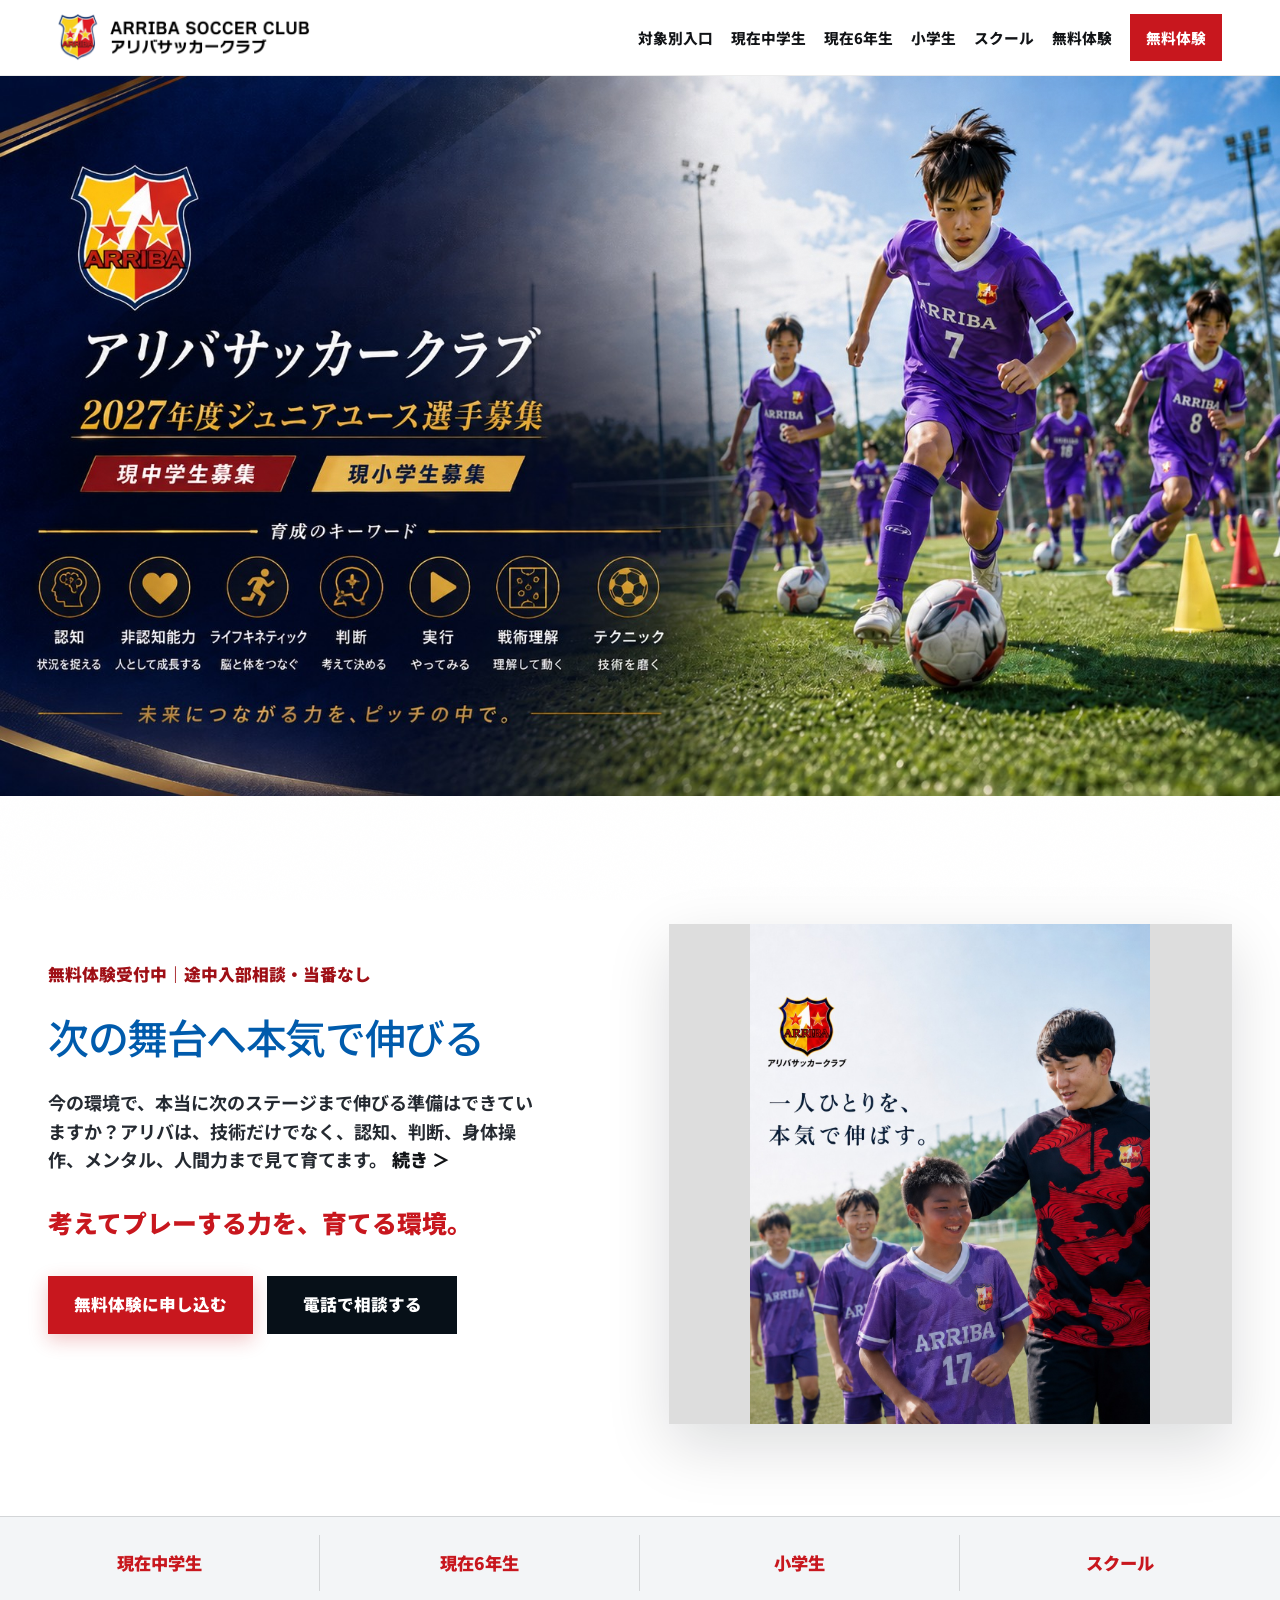
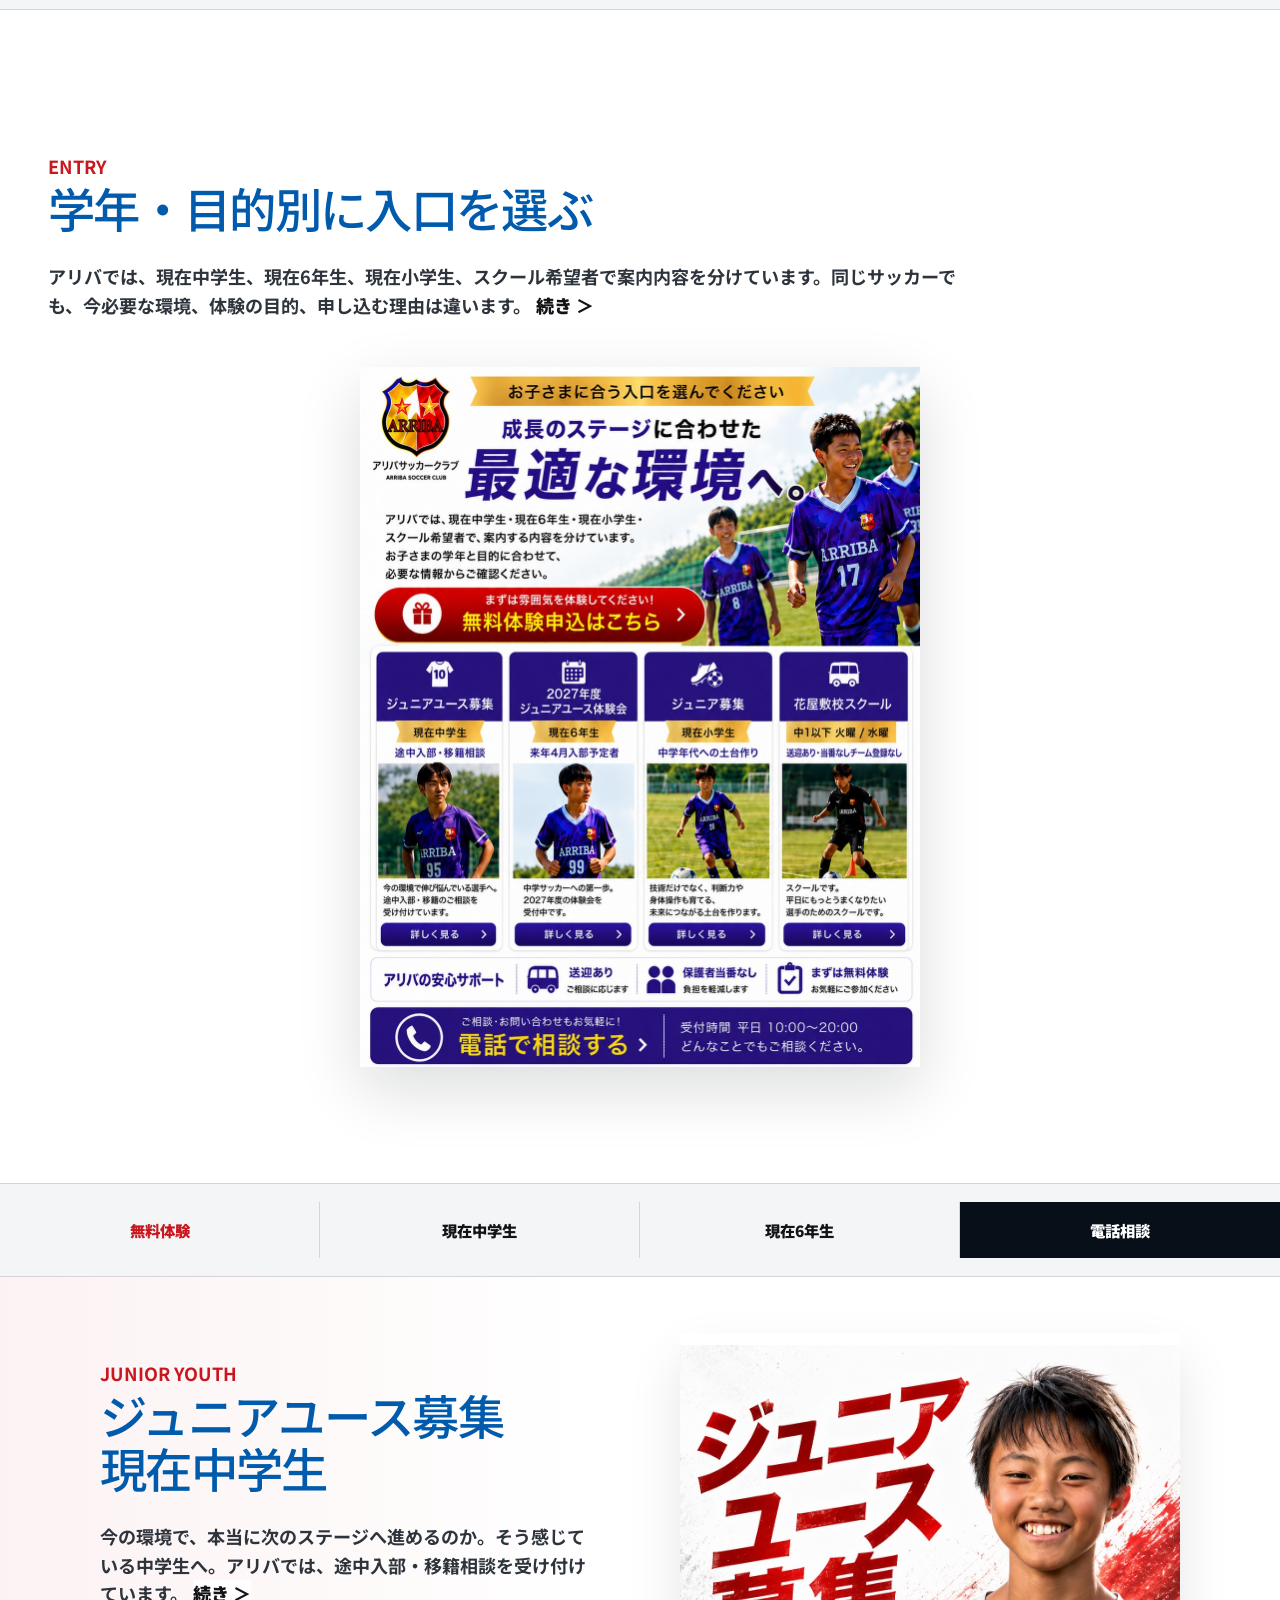
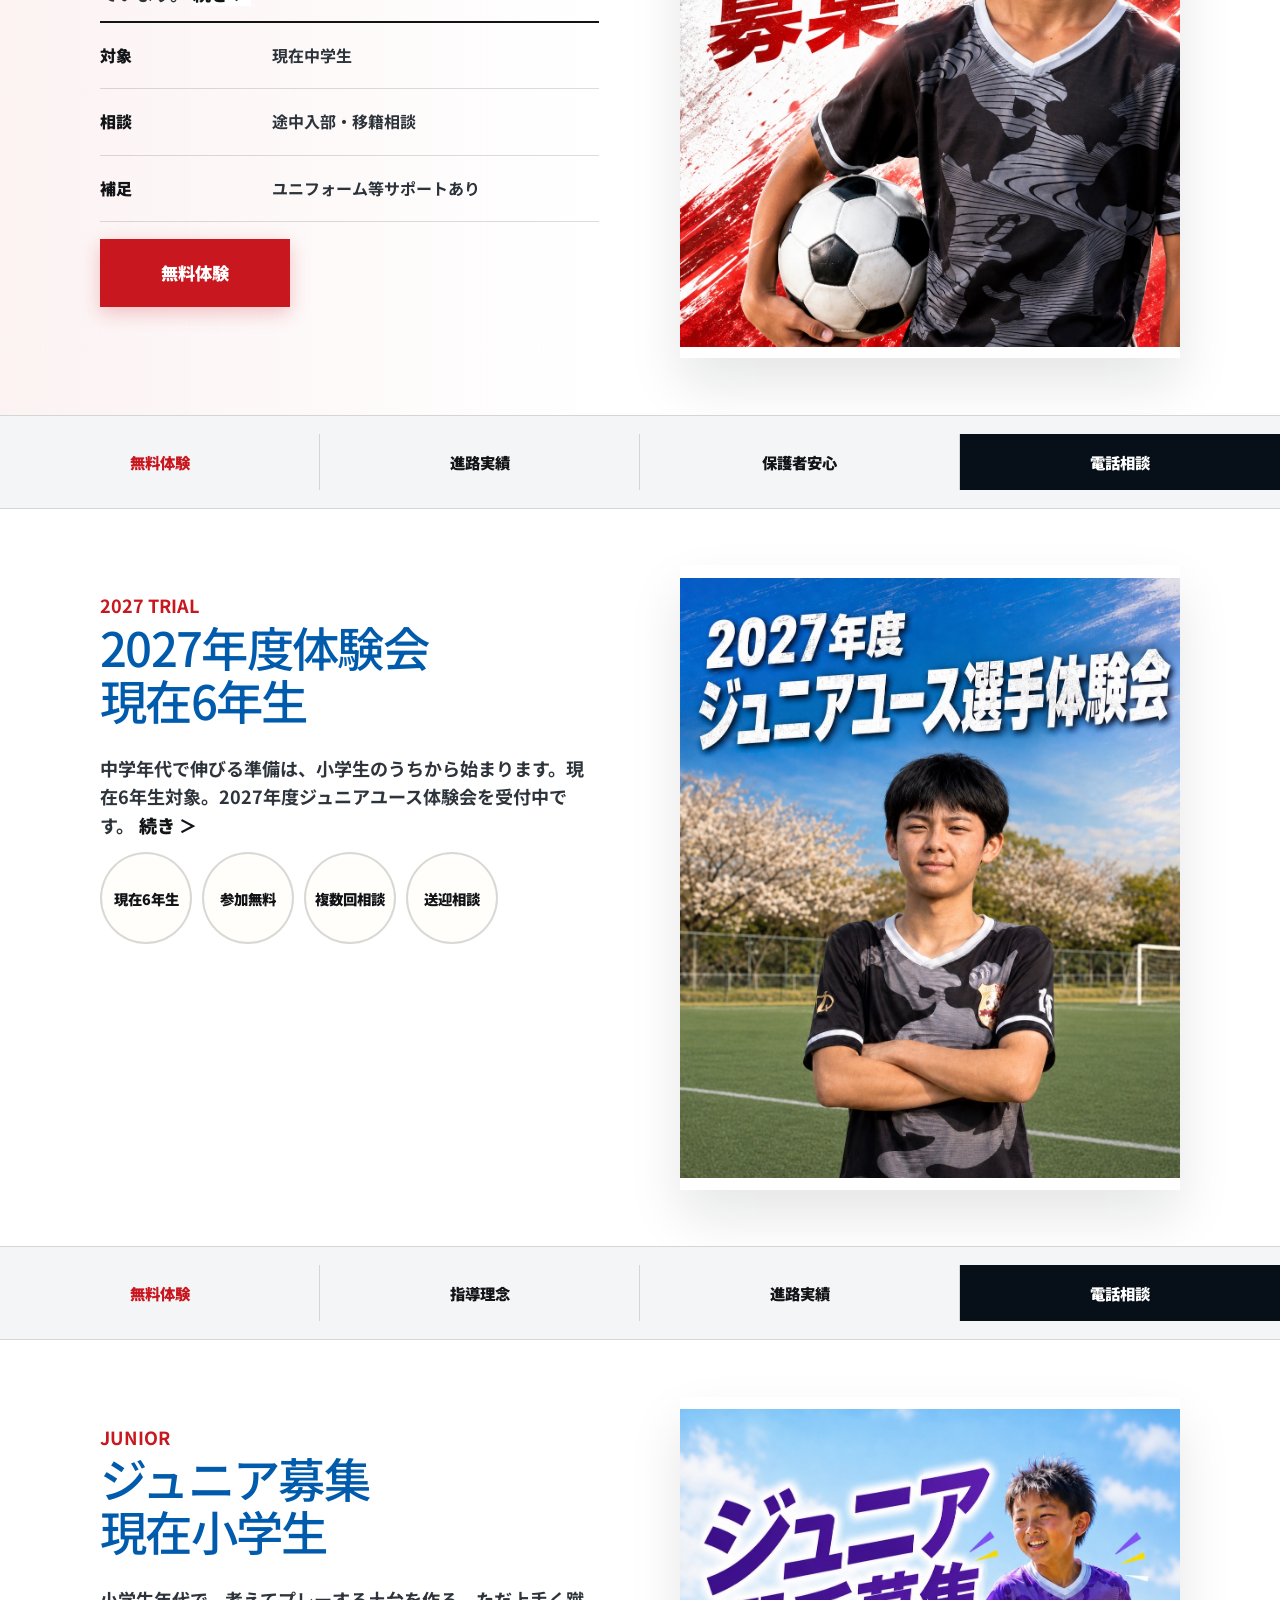
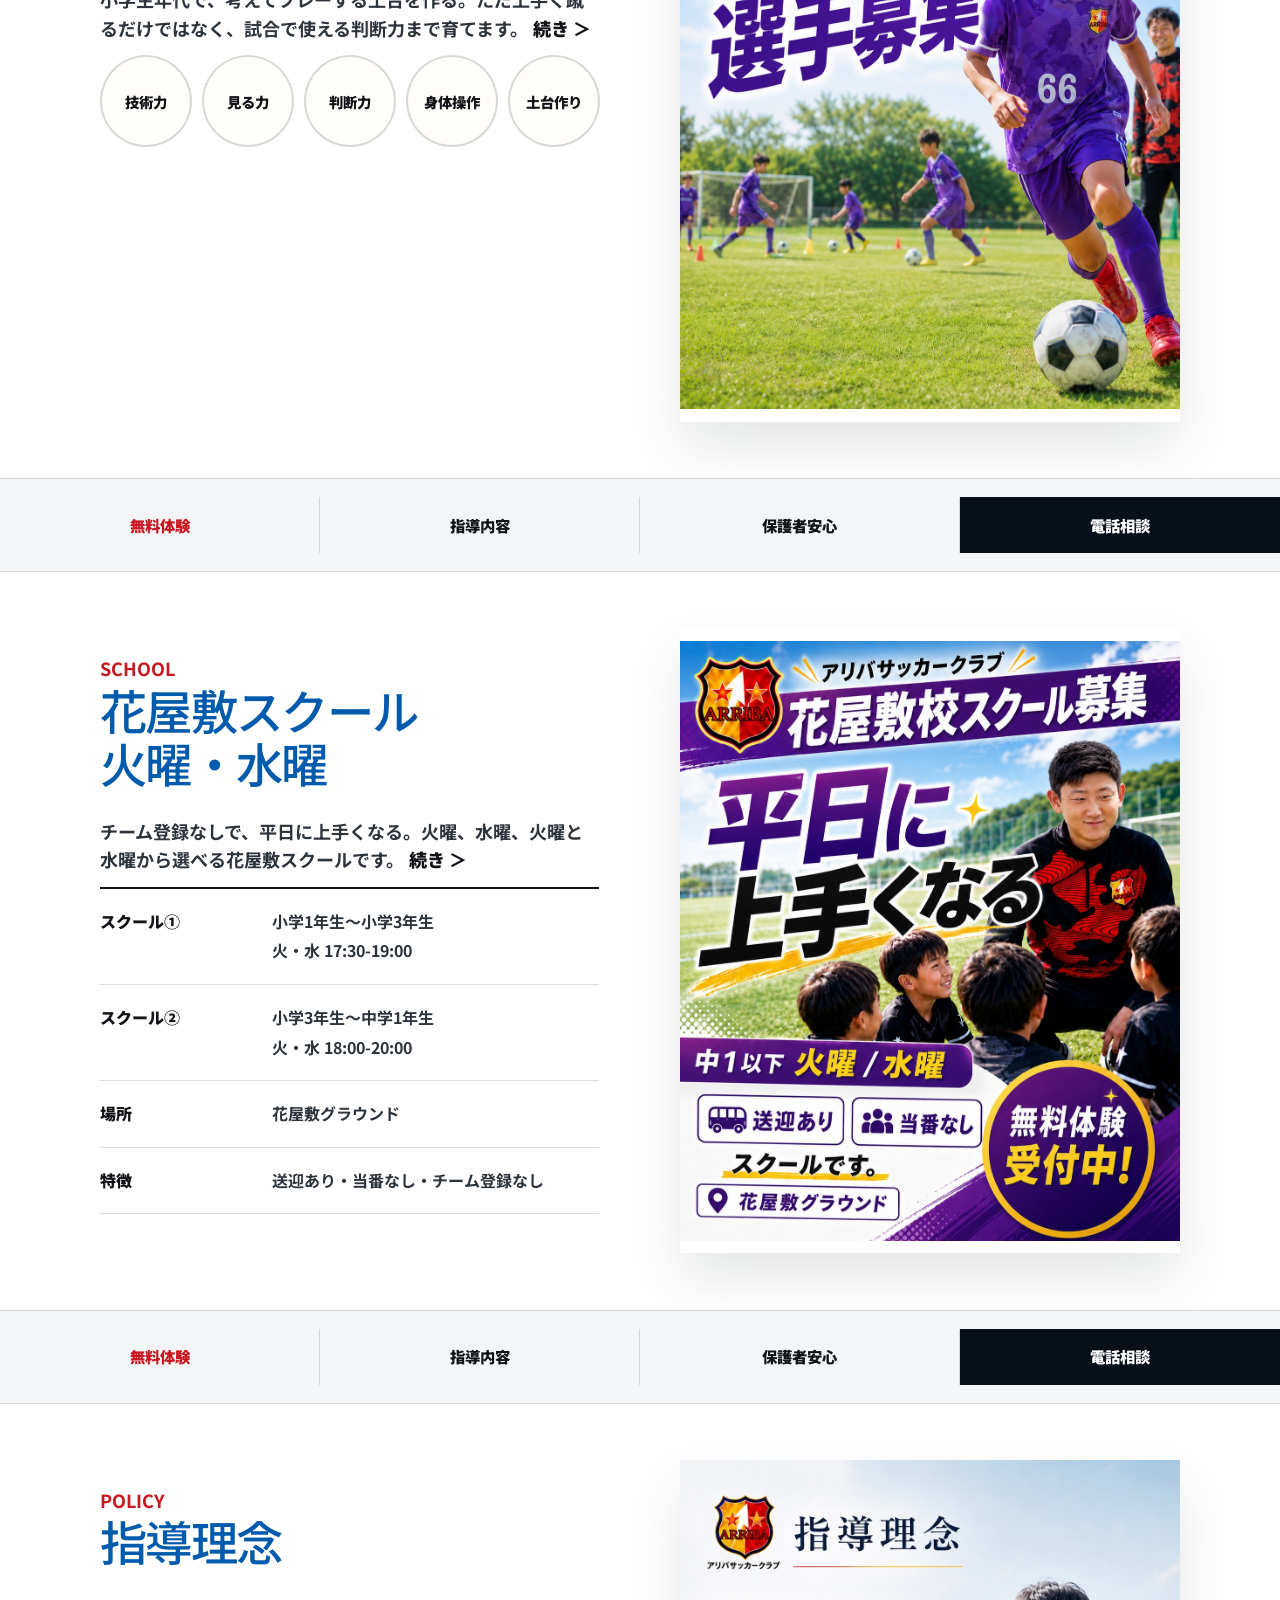
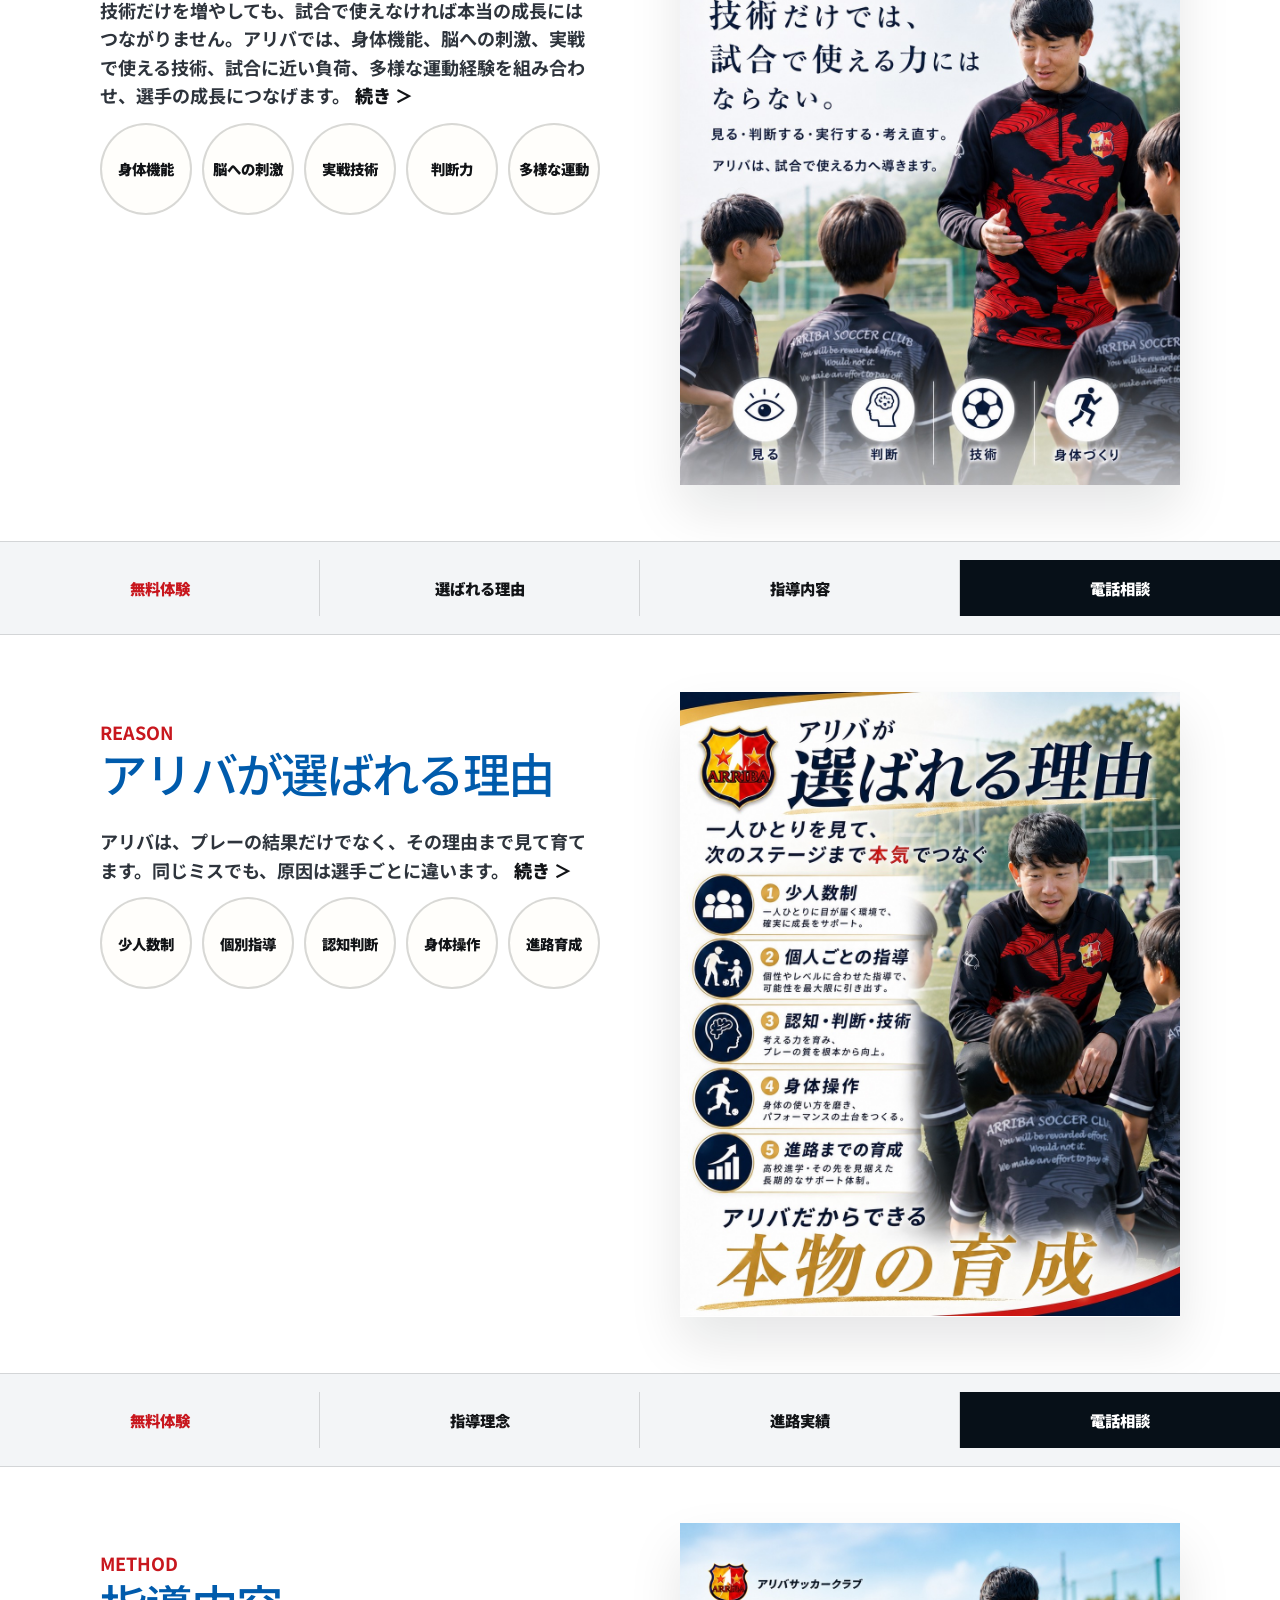
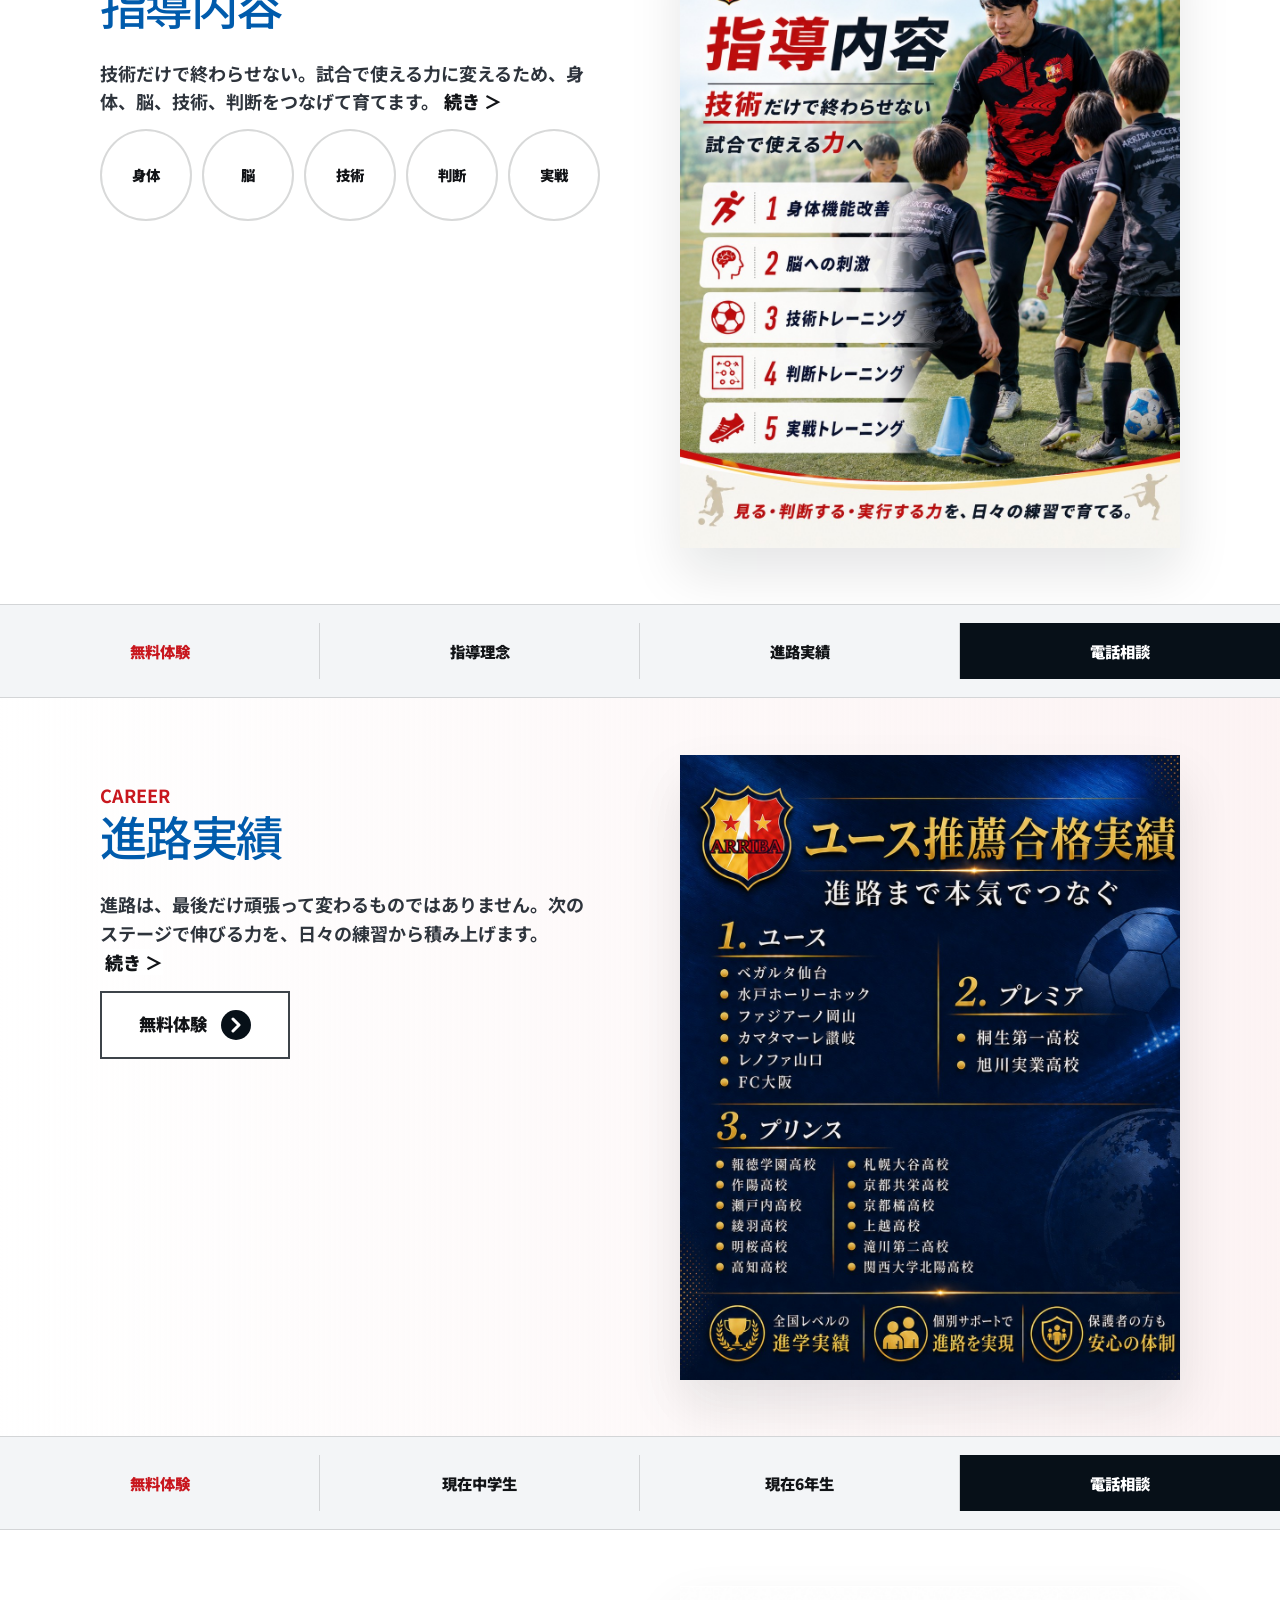
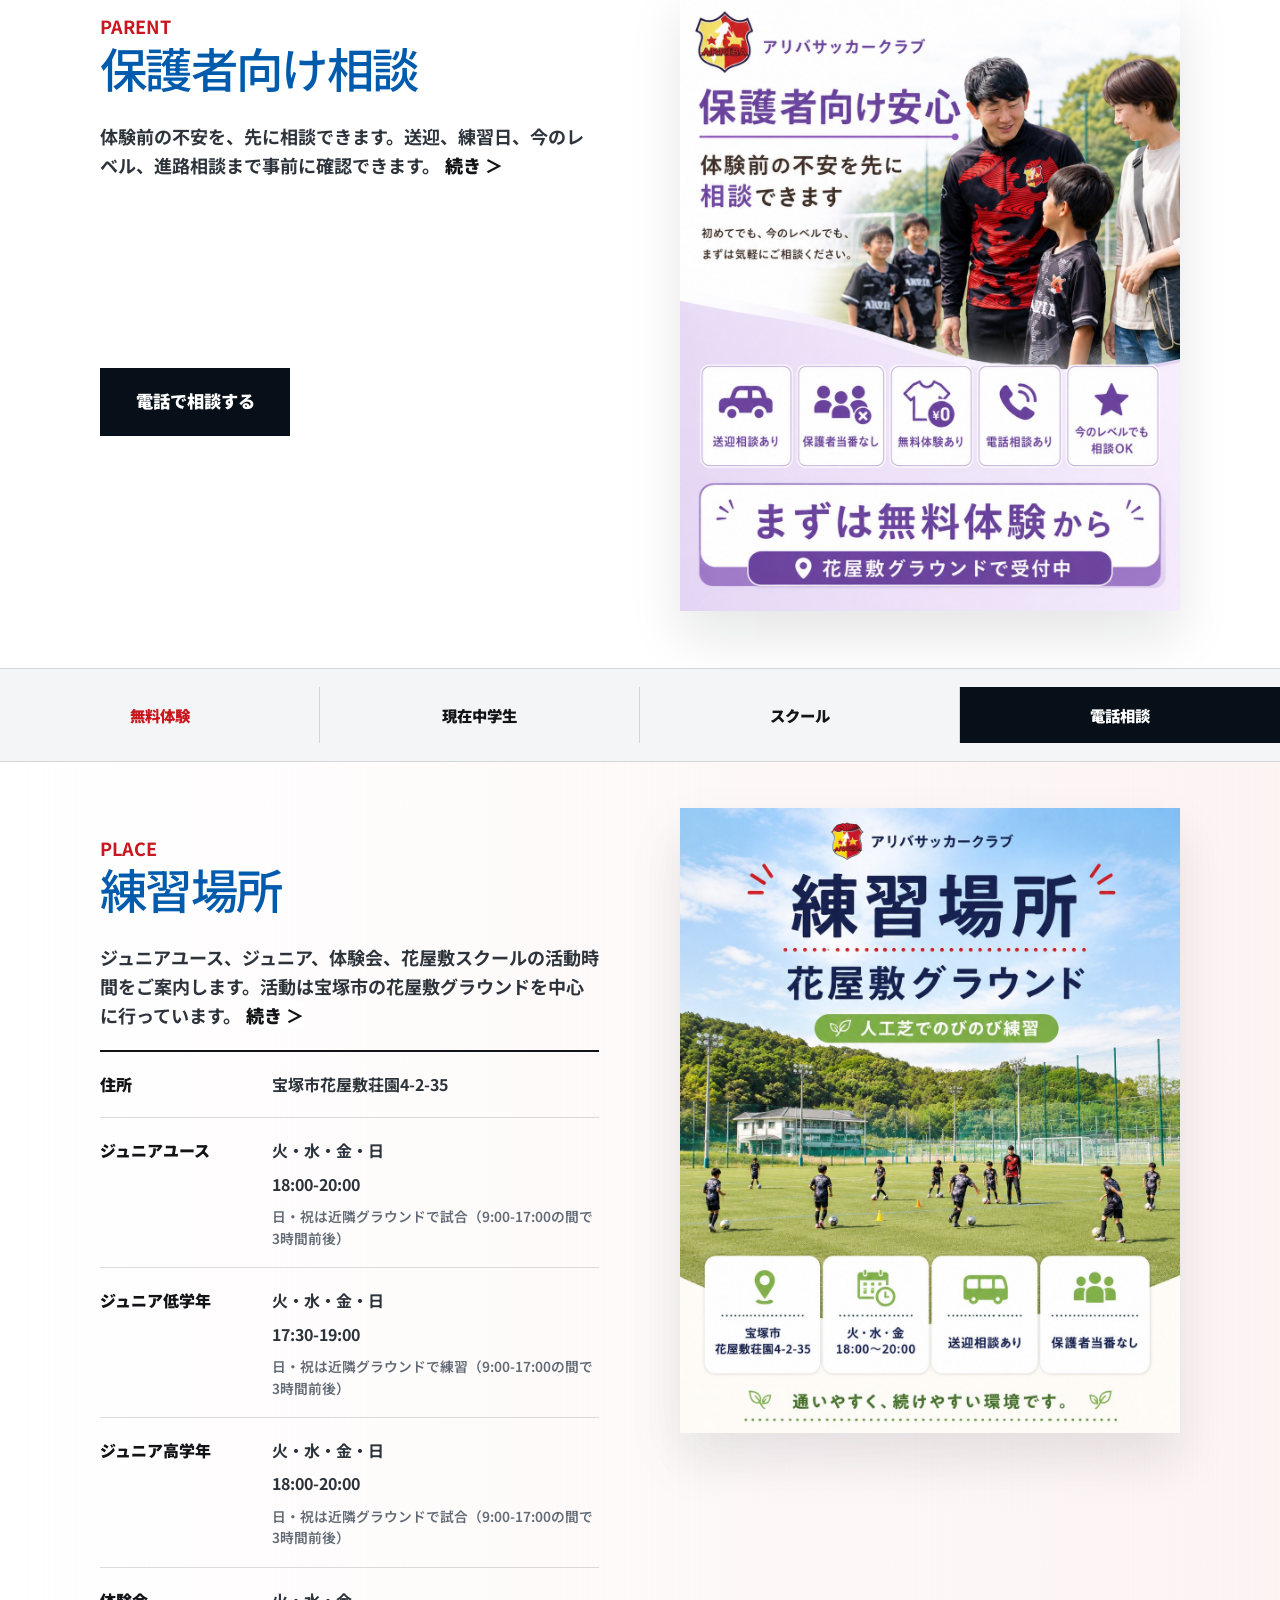
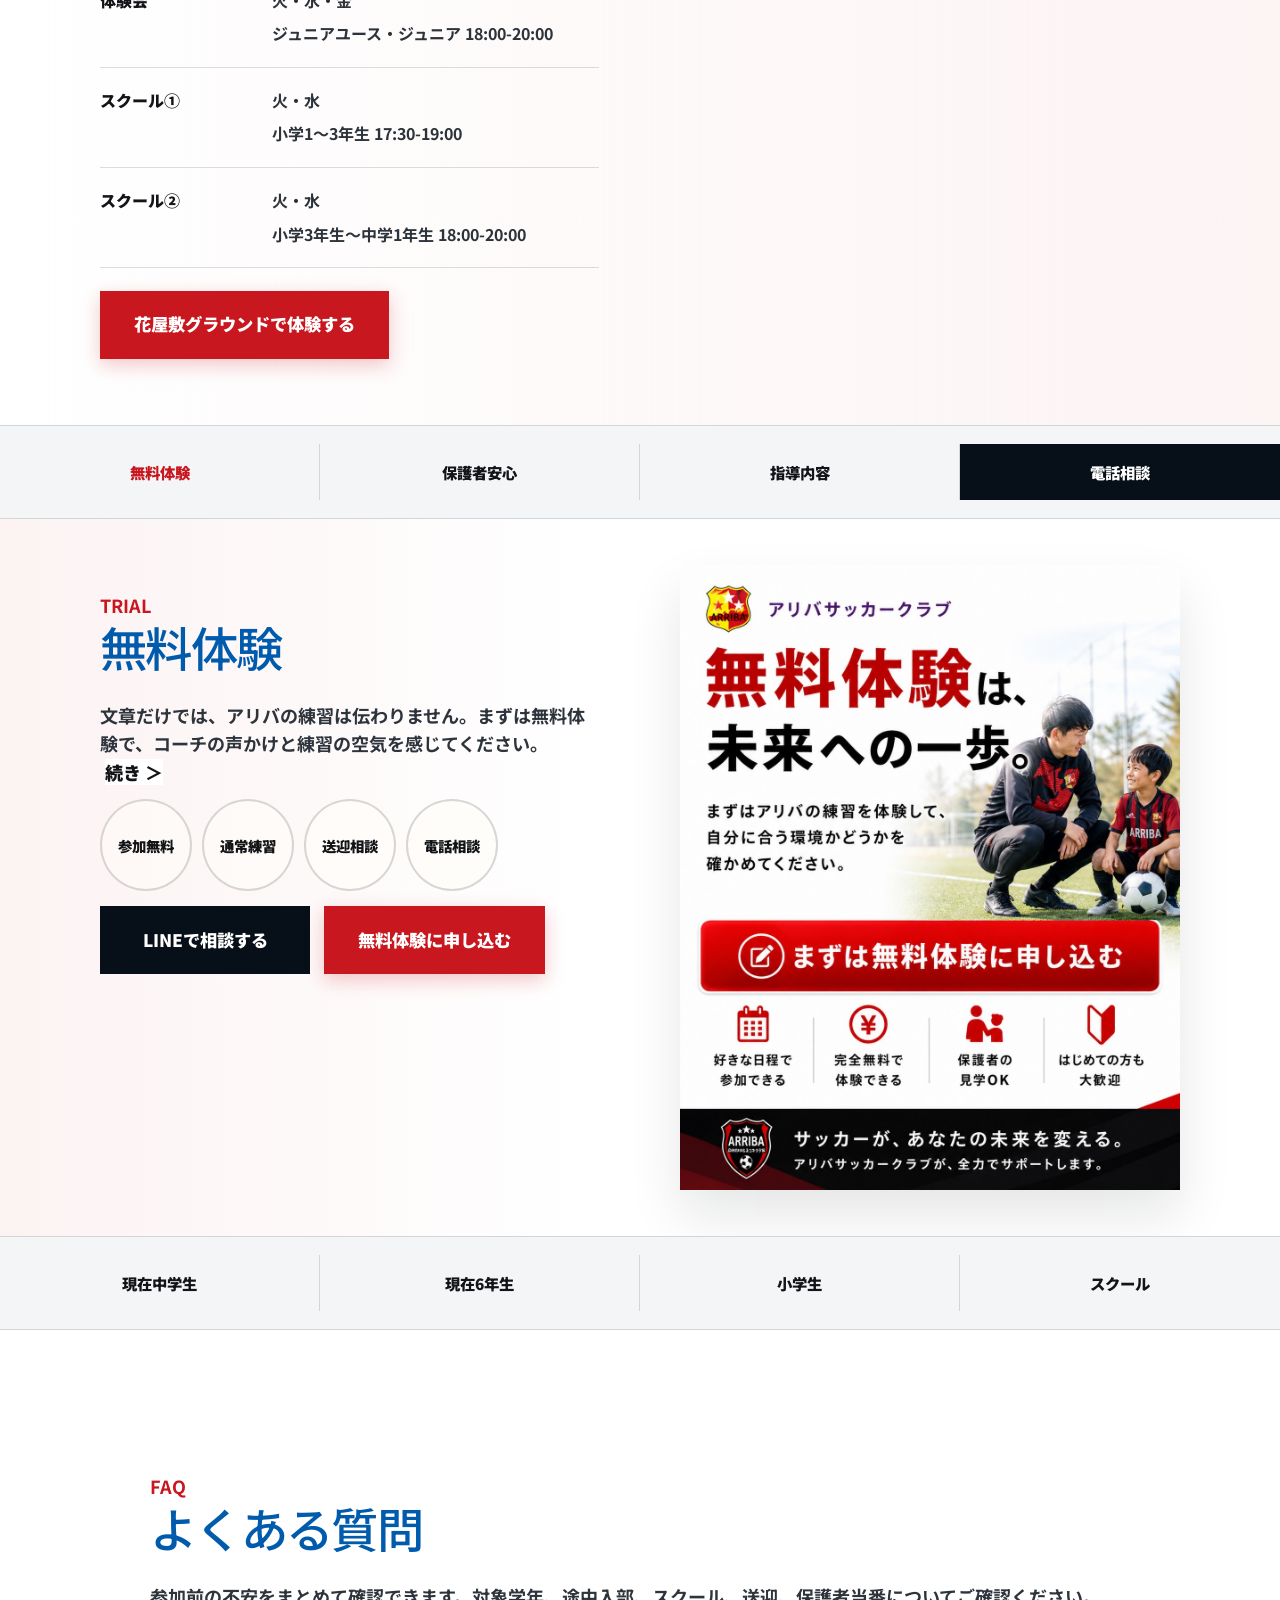
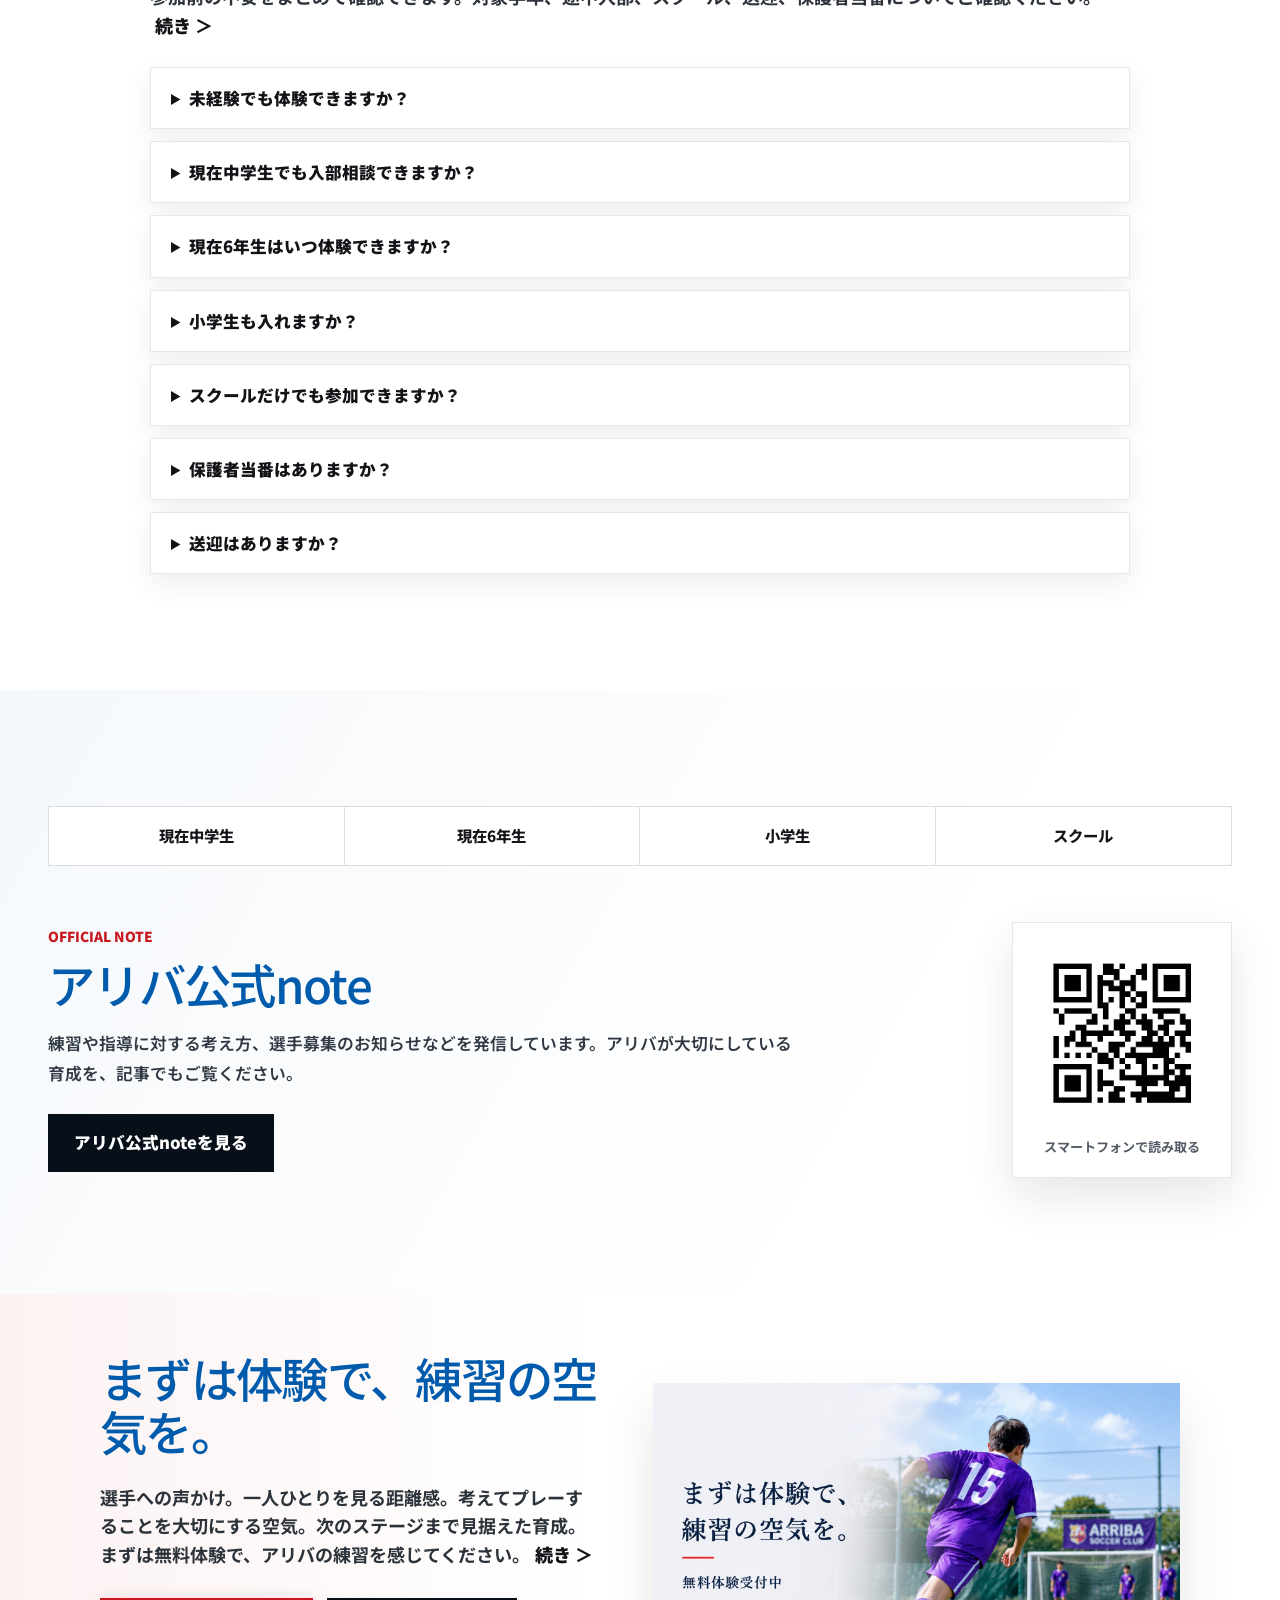
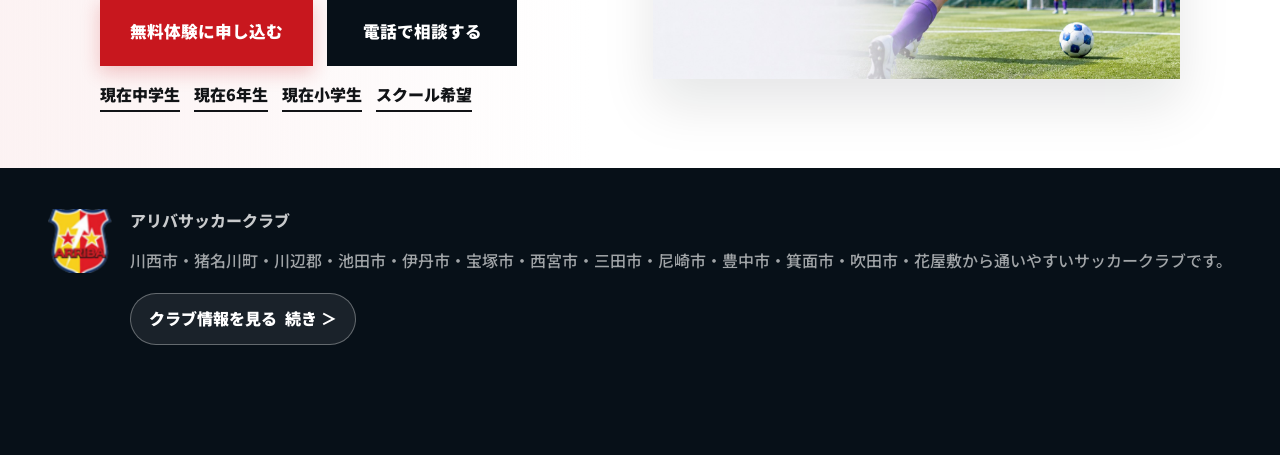
<file: index.html>
<!doctype html>
<html lang="ja">
<head>
  <meta charset="utf-8">
  <meta name="viewport" content="width=device-width, initial-scale=1, viewport-fit=cover">
  <title>アリバサッカークラブ｜無料体験・募集LP</title>
  <meta name="description" content="アリバサッカークラブの募集LP。現在中学生、現在6年生、小学生、花屋敷スクール希望者に向けて、無料体験と相談を受け付けています。">
  <meta property="og:type" content="website">
  <meta property="og:site_name" content="アリバサッカークラブ">
  <meta property="og:title" content="アリバサッカークラブ 無料体験受付中">
  <meta property="og:description" content="一人ひとりを見て、考えてプレーできる選手を育てる。次のステージまで本気でつなぐアリバサッカークラブの募集LPです。">
  <meta property="og:url" content="https://arriba.club/">
  <meta property="og:image" content="https://arriba.club/assets/img/ogp-arriba-trial-2027.jpg">
  <meta property="og:image:secure_url" content="https://arriba.club/assets/img/ogp-arriba-trial-2027.jpg">
  <meta property="og:image:type" content="image/jpeg">
  <meta property="og:image:width" content="1080">
  <meta property="og:image:height" content="1515">
  <meta name="twitter:card" content="summary_large_image">
  <meta name="twitter:title" content="アリバサッカークラブ 無料体験受付中">
  <meta name="twitter:description" content="現在中学生、現在6年生、小学生、花屋敷スクール希望者に向けて、無料体験と相談を受け付けています。">
  <meta name="twitter:image" content="https://arriba.club/assets/img/ogp-arriba-trial-2027.jpg">
  <script async src="https://www.googletagmanager.com/gtag/js?id=G-5YW0V5NV07"></script>
  <script>
    window.dataLayer = window.dataLayer || [];
    function gtag(){dataLayer.push(arguments);}
    gtag('js', new Date());
    gtag('config', 'G-5YW0V5NV07');
  </script>
  <link rel="preconnect" href="https://fonts.googleapis.com">
  <link rel="preconnect" href="https://fonts.gstatic.com" crossorigin>
  <link href="https://fonts.googleapis.com/css2?family=Noto+Sans+JP:wght@500;700;800;900&amp;display=swap" rel="stylesheet">
  <link rel="icon" type="image/png" sizes="32x32" href="./assets/img/favicon-32.png">
  <link rel="icon" type="image/png" sizes="192x192" href="./assets/img/favicon-192.png">
  <link rel="apple-touch-icon" sizes="180x180" href="./assets/img/apple-touch-icon.png">
  <link rel="stylesheet" href="./style.css?v=20260621-main-visual">
</head>
<body>
  <header class="site-header" id="top">
    <a class="brand" href="#top" aria-label="アリバサッカークラブ">
      <img src="./assets/img/logo.png" alt="ARRIBA SOCCER CLUB">
    </a>
    <a class="header-trial-cta" href="/practice_session/">無料体験</a>
    <button class="menu-toggle" type="button" aria-expanded="false" aria-controls="global-menu">
      <span></span><span></span><span></span>
    </button>
    <nav class="global-menu" id="global-menu" aria-label="サイト内メニュー">
      <a href="#entries">対象別入口</a>
      <a href="#junior-youth">現在中学生</a>
      <a href="#trial-2027">現在6年生</a>
      <a href="#junior">小学生</a>
      <a href="#school">スクール</a>
      <a href="#about">指導理念</a>
      <a href="#reason">選ばれる理由</a>
      <a href="#method">指導内容</a>
      <a href="#career">進路実績</a>
      <a href="#parent">保護者安心</a>
      <a href="#place">練習場所</a>
      <a href="#trial">無料体験</a>
      <a href="#faq">FAQ</a>
      <a class="global-cta" href="/practice_session/">無料体験</a>
    </nav>
  </header>

  <main>
    <section class="main-visual" aria-label="アリバサッカークラブ メインビジュアル">
      <img src="./assets/img/main.jpg" width="1672" height="941" alt="アリバサッカークラブ" fetchpriority="high">
    </section>

    <section class="hero" id="hero">
      <div class="hero-bg" aria-hidden="true">
        <img class="is-active" src="./assets/img/arriba-2026/hero.jpg" alt="">
      </div>
      <div class="hero-content" data-animate="slideLeft">
        <p class="hero-kicker"><span>無料体験受付中</span><span>途中入部相談・当番なし</span></p>
        <h1>次の舞台へ本気で伸びる</h1>
        <p class="hero-lead modal-teaser" role="button" tabindex="0" data-modal="modal-about">今の環境で、本当に次のステージまで伸びる準備はできていますか？アリバは、技術だけでなく、認知、判断、身体操作、メンタル、人間力まで見て育てます。<span class="inline-more">続き ＞</span></p>
        <p class="hero-formula">考えてプレーする力を、育てる環境。</p>
        <div class="hero-actions">
          <a class="btn btn-primary" href="/practice_session/">無料体験に申し込む</a>
          <a class="btn btn-dark" href="tel:09095484524">電話で相談する</a>
        </div>
      </div>
    </section>

    <nav class="mini-nav hero-entry-nav" aria-label="対象別入口">
      <a href="#junior-youth">現在中学生</a>
      <a href="#trial-2027">現在6年生</a>
      <a href="#junior">小学生</a>
      <a href="#school">スクール</a>
    </nav>

    <section class="lp-section category-section" id="entries">
      <span class="bg-word bg-word-tr" aria-hidden="true">ENTRY</span>
      <div class="wide-copy" data-animate="slideLeft">
        <p class="section-kicker">ENTRY</p>
        <h2>学年・目的別に入口を選ぶ</h2>
        <p class="modal-teaser" role="button" tabindex="0" data-modal="modal-category">アリバでは、現在中学生、現在6年生、現在小学生、スクール希望者で案内内容を分けています。同じサッカーでも、今必要な環境、体験の目的、申し込む理由は違います。<span class="inline-more">続き ＞</span></p>
      </div>
      <div class="category-layout category-layout-single" data-animate="slideRight">
        <figure class="category-main">
          <img src="./assets/img/arriba-2026/entries.jpg" alt="学年・目的別に選べるアリバサッカークラブの募集入口">
        </figure>
      </div>
    </section>

    <nav class="mini-nav" aria-label="入口関連リンク">
      <a class="is-red" href="#trial">無料体験</a>
      <a href="#junior-youth">現在中学生</a>
      <a href="#trial-2027">現在6年生</a>
      <a class="is-call" href="tel:09095484524">電話相談</a>
    </nav>

    <section class="lp-section split recruit-section" id="junior-youth">
      <span class="bg-word bg-word-bl" aria-hidden="true">JY</span>
      <div class="section-copy" data-animate="slideLeft">
        <p class="section-kicker">JUNIOR YOUTH</p>
        <h2 class="recruit-title"><span>ジュニアユース募集</span><span>現在中学生</span></h2>
        <p class="modal-teaser" role="button" tabindex="0" data-modal="modal-junior-youth">今の環境で、本当に次のステージへ進めるのか。そう感じている中学生へ。アリバでは、途中入部・移籍相談を受け付けています。<span class="inline-more">続き ＞</span></p>
      </div>
      <figure class="section-photo" data-animate="slideRight">
        <img src="./assets/img/arriba-2026/block-junior-youth.jpg" alt="ジュニアユース募集 現在中学生">
      </figure>
      <dl class="recruit-list">
        <div><dt>対象</dt><dd>現在中学生</dd></div>
        <div><dt>相談</dt><dd>途中入部・移籍相談</dd></div>
        <div><dt>補足</dt><dd>ユニフォーム等サポートあり</dd></div>
      </dl>
      <div class="section-actions">
        <a class="btn btn-primary" href="/practice_session/">無料体験</a>
      </div>
    </section>

    <nav class="mini-nav" aria-label="ジュニアユース関連リンク">
      <a class="is-red" href="#trial">無料体験</a>
      <a href="#career">進路実績</a>
      <a href="#parent">保護者安心</a>
      <a class="is-call" href="tel:09095484524">電話相談</a>
    </nav>

    <section class="lp-section split" id="trial-2027">
      <span class="bg-word bg-word-tr" aria-hidden="true">2027</span>
      <div class="section-copy" data-animate="slideRight">
        <p class="section-kicker">2027 TRIAL</p>
        <h2 class="recruit-title"><span>2027年度体験会</span><span>現在6年生</span></h2>
        <p class="modal-teaser" role="button" tabindex="0" data-modal="modal-trial-2027">中学年代で伸びる準備は、小学生のうちから始まります。現在6年生対象。2027年度ジュニアユース体験会を受付中です。<span class="inline-more">続き ＞</span></p>
      </div>
      <figure class="section-photo tall" data-animate="slideLeft"><img src="./assets/img/arriba-2026/block-trial-2027.jpg" alt="2027年度ジュニアユース体験会 現在6年生"></figure>
      <ul class="circle-points" data-label="体験会の概要">
        <li>現在6年生</li>
        <li>参加無料</li>
        <li>複数回相談</li>
        <li>送迎相談</li>
      </ul>
    </section>

    <nav class="mini-nav" aria-label="2027体験会関連リンク">
      <a class="is-red" href="#trial">無料体験</a>
      <a href="#about">指導理念</a>
      <a href="#career">進路実績</a>
      <a class="is-call" href="tel:09095484524">電話相談</a>
    </nav>

    <section class="lp-section split" id="junior">
      <span class="bg-word bg-word-bl" aria-hidden="true">JUNIOR</span>
      <div class="section-copy" data-animate="slideLeft">
        <p class="section-kicker">JUNIOR</p>
        <h2 class="recruit-title"><span>ジュニア募集</span><span>現在小学生</span></h2>
        <p class="modal-teaser" role="button" tabindex="0" data-modal="modal-junior">小学生年代で、考えてプレーする土台を作る。ただ上手く蹴るだけではなく、試合で使える判断力まで育てます。<span class="inline-more">続き ＞</span></p>
      </div>
      <figure class="section-photo" data-animate="slideRight"><img src="./assets/img/arriba-2026/block-junior.jpg" alt="ジュニア募集 現在小学生"></figure>
      <ul class="circle-points" data-label="育てる力">
        <li>技術力</li>
        <li>見る力</li>
        <li>判断力</li>
        <li>身体操作</li>
        <li>土台作り</li>
      </ul>
    </section>

    <nav class="mini-nav" aria-label="ジュニア関連リンク">
      <a class="is-red" href="#trial">無料体験</a>
      <a href="#method">指導内容</a>
      <a href="#parent">保護者安心</a>
      <a class="is-call" href="tel:09095484524">電話相談</a>
    </nav>

    <section class="lp-section split" id="school">
      <span class="bg-word bg-word-tr" aria-hidden="true">SCHOOL</span>
      <div class="section-copy" data-animate="slideRight">
        <p class="section-kicker">SCHOOL</p>
        <h2 class="recruit-title"><span>花屋敷スクール</span><span>火曜・水曜</span></h2>
        <p class="modal-teaser" role="button" tabindex="0" data-modal="modal-school">チーム登録なしで、平日に上手くなる。火曜、水曜、火曜と水曜から選べる花屋敷スクールです。<span class="inline-more">続き ＞</span></p>
      </div>
      <figure class="section-photo tall" data-animate="slideLeft"><img src="./assets/img/arriba-2026/block-school.jpg" alt="花屋敷スクール募集"></figure>
      <dl class="recruit-list">
        <div><dt>スクール①</dt><dd>小学1年生〜小学3年生<br>火・水 17:30-19:00</dd></div>
        <div><dt>スクール②</dt><dd>小学3年生〜中学1年生<br>火・水 18:00-20:00</dd></div>
        <div><dt>場所</dt><dd>花屋敷グラウンド</dd></div>
        <div><dt>特徴</dt><dd>送迎あり・当番なし・チーム登録なし</dd></div>
      </dl>
    </section>

    <nav class="mini-nav" aria-label="スクール関連リンク">
      <a class="is-red" href="#trial">無料体験</a>
      <a href="#method">指導内容</a>
      <a href="#parent">保護者安心</a>
      <a class="is-call" href="tel:09095484524">電話相談</a>
    </nav>

    <section class="lp-section split" id="about">
      <span class="bg-word bg-word-tr" aria-hidden="true">POLICY</span>
      <div class="section-copy" data-animate="slideLeft">
        <p class="section-kicker">POLICY</p>
        <h2>指導理念</h2>
        <p class="modal-teaser" role="button" tabindex="0" data-modal="modal-philosophy">技術だけを増やしても、試合で使えなければ本当の成長にはつながりません。アリバでは、身体機能、脳への刺激、実戦で使える技術、試合に近い負荷、多様な運動経験を組み合わせ、選手の成長につなげます。<span class="inline-more">続き ＞</span></p>
      </div>
      <figure class="section-photo" data-animate="slideRight">
        <img src="./assets/img/arriba-2026/policy.jpg" alt="アリバサッカークラブの指導理念">
      </figure>
      <ul class="circle-points" data-label="指導の5本柱">
        <li>身体機能</li>
        <li>脳への刺激</li>
        <li>実戦技術</li>
        <li>判断力</li>
        <li>多様な運動</li>
      </ul>
    </section>

    <nav class="mini-nav" aria-label="指導理念関連リンク">
      <a class="is-red" href="#trial">無料体験</a>
      <a href="#reason">選ばれる理由</a>
      <a href="#method">指導内容</a>
      <a class="is-call" href="tel:09095484524">電話相談</a>
    </nav>

    <section class="lp-section split" id="reason">
      <span class="bg-word bg-word-bl" aria-hidden="true">REASON</span>
      <div class="section-copy" data-animate="slideRight">
        <p class="section-kicker">REASON</p>
        <h2 class="message-title"><span>アリバが</span><span>選ばれる理由</span></h2>
        <p class="modal-teaser" role="button" tabindex="0" data-modal="modal-reason">アリバは、プレーの結果だけでなく、その理由まで見て育てます。同じミスでも、原因は選手ごとに違います。<span class="inline-more">続き ＞</span></p>
      </div>
      <figure class="section-photo tall" data-animate="slideLeft">
        <img src="./assets/img/arriba-2026/reason.jpg" alt="アリバが選ばれる理由">
      </figure>
      <ul class="circle-points" data-label="アリバの特徴">
        <li>少人数制</li>
        <li>個別指導</li>
        <li>認知判断</li>
        <li>身体操作</li>
        <li>進路育成</li>
      </ul>
    </section>

    <nav class="mini-nav" aria-label="理由関連リンク">
      <a class="is-red" href="#trial">無料体験</a>
      <a href="#about">指導理念</a>
      <a href="#career">進路実績</a>
      <a class="is-call" href="tel:09095484524">電話相談</a>
    </nav>

    <section class="lp-section split" id="method">
      <span class="bg-word bg-word-bl" aria-hidden="true">METHOD</span>
      <div class="section-copy" data-animate="slideLeft">
        <p class="section-kicker">METHOD</p>
        <h2>指導内容</h2>
        <p class="modal-teaser" role="button" tabindex="0" data-modal="modal-method">技術だけで終わらせない。試合で使える力に変えるため、身体、脳、技術、判断をつなげて育てます。<span class="inline-more">続き ＞</span></p>
      </div>
      <figure class="section-photo" data-animate="slideRight"><img src="./assets/img/arriba-2026/method.jpg" alt="アリバサッカークラブの指導内容"></figure>
      <ul class="circle-points circle-points-dark" data-label="指導の5要素">
        <li>身体</li>
        <li>脳</li>
        <li>技術</li>
        <li>判断</li>
        <li>実戦</li>
      </ul>
    </section>

    <nav class="mini-nav" aria-label="指導内容関連リンク">
      <a class="is-red" href="#trial">無料体験</a>
      <a href="#about">指導理念</a>
      <a href="#career">進路実績</a>
      <a class="is-call" href="tel:09095484524">電話相談</a>
    </nav>


    <section class="lp-section career-section" id="career">
      <span class="bg-word bg-word-tr" aria-hidden="true">CAREER</span>
      <div class="career-copy" data-animate="slideLeft">
        <p class="section-kicker">CAREER</p>
        <h2>進路実績</h2>
        <p class="modal-teaser" role="button" tabindex="0" data-modal="modal-career">進路は、最後だけ頑張って変わるものではありません。次のステージで伸びる力を、日々の練習から積み上げます。<span class="inline-more">続き ＞</span></p>
      </div>
      <figure class="career-photo" data-animate="slideRight"><img src="./assets/img/arriba-2026/career.jpg" alt="過去8年間の合格実績"></figure>
      <div class="section-actions">
        <a class="btn btn-secondary" href="/practice_session/">無料体験</a>
      </div>
    </section>

    <nav class="mini-nav" aria-label="進路実績関連リンク">
      <a class="is-red" href="#trial">無料体験</a>
      <a href="#junior-youth">現在中学生</a>
      <a href="#trial-2027">現在6年生</a>
      <a class="is-call" href="tel:09095484524">電話相談</a>
    </nav>

    <section class="lp-section split" id="parent">
      <span class="bg-word bg-word-tr" aria-hidden="true">PARENT</span>
      <div class="section-copy" data-animate="slideRight">
        <p class="section-kicker">PARENT</p>
        <h2><span>保護者向け</span><span>相談</span></h2>
        <p class="modal-teaser" role="button" tabindex="0" data-modal="modal-parent">体験前の不安を、先に相談できます。送迎、練習日、今のレベル、進路相談まで事前に確認できます。<span class="inline-more">続き ＞</span></p>
      </div>
      <figure class="section-photo tall" data-animate="slideLeft"><img src="./assets/img/arriba-2026/parent-support.jpg" alt="保護者向け安心"></figure>
      <div class="section-actions">
        <a class="btn btn-dark" href="tel:09095484524">電話で相談する</a>
      </div>
    </section>

    <nav class="mini-nav" aria-label="保護者安心関連リンク">
      <a class="is-red" href="#trial">無料体験</a>
      <a href="#junior-youth">現在中学生</a>
      <a href="#school">スクール</a>
      <a class="is-call" href="tel:09095484524">電話相談</a>
    </nav>

    <section class="lp-section place-section" id="place">
      <span class="bg-word bg-word-tr" aria-hidden="true">PLACE</span>
      <div class="place-copy" data-animate="slideLeft">
        <p class="section-kicker">PLACE</p>
        <h2>練習場所</h2>
        <p class="modal-teaser" role="button" tabindex="0" data-modal="modal-place">ジュニアユース、ジュニア、体験会、花屋敷スクールの活動時間をご案内します。活動は宝塚市の花屋敷グラウンドを中心に行っています。<span class="inline-more">続き ＞</span></p>
      </div>
      <figure class="place-photo" data-animate="slideRight"><img src="./assets/img/arriba-2026/place.jpg" alt="花屋敷グラウンド"></figure>
      <dl class="place-list">
        <div><dt>住所</dt><dd>宝塚市花屋敷荘園4-2-35</dd></div>
        <div>
          <dt>ジュニアユース</dt>
          <dd>
            <strong>火・水・金・日</strong>
            <span>18:00-20:00</span>
            <small>日・祝は近隣グラウンドで試合（9:00-17:00の間で3時間前後）</small>
          </dd>
        </div>
        <div>
          <dt>ジュニア低学年</dt>
          <dd>
            <strong>火・水・金・日</strong>
            <span>17:30-19:00</span>
            <small>日・祝は近隣グラウンドで練習（9:00-17:00の間で3時間前後）</small>
          </dd>
        </div>
        <div>
          <dt>ジュニア高学年</dt>
          <dd>
            <strong>火・水・金・日</strong>
            <span>18:00-20:00</span>
            <small>日・祝は近隣グラウンドで試合（9:00-17:00の間で3時間前後）</small>
          </dd>
        </div>
        <div><dt>体験会</dt><dd><strong>火・水・金</strong><span>ジュニアユース・ジュニア 18:00-20:00</span></dd></div>
        <div><dt>スクール①</dt><dd><strong>火・水</strong><span>小学1〜3年生 17:30-19:00</span></dd></div>
        <div><dt>スクール②</dt><dd><strong>火・水</strong><span>小学3年生〜中学1年生 18:00-20:00</span></dd></div>
      </dl>
      <div class="place-actions" data-animate="slideRight">
        <a class="btn btn-primary" href="/practice_session/">花屋敷グラウンドで体験する</a>
      </div>
    </section>

    <nav class="mini-nav" aria-label="練習場所関連リンク">
      <a class="is-red" href="#trial">無料体験</a>
      <a href="#parent">保護者安心</a>
      <a href="#method">指導内容</a>
      <a class="is-call" href="tel:09095484524">電話相談</a>
    </nav>

    <section class="lp-section split trial-section" id="trial">
      <span class="bg-word bg-word-bl" aria-hidden="true">TRIAL</span>
      <div class="section-copy" data-animate="slideLeft">
        <p class="section-kicker">TRIAL</p>
        <h2>無料体験</h2>
        <p class="modal-teaser" role="button" tabindex="0" data-modal="modal-trial">文章だけでは、アリバの練習は伝わりません。まずは無料体験で、コーチの声かけと練習の空気を感じてください。<span class="inline-more">続き ＞</span></p>
      </div>
      <figure class="section-photo" data-animate="slideRight"><img src="./assets/img/arriba-2026/trial.jpg" alt="無料体験"></figure>
      <ul class="circle-points" data-label="体験・相談">
        <li>参加無料</li>
        <li>通常練習</li>
        <li>送迎相談</li>
        <li>電話相談</li>
      </ul>
      <div class="section-actions">
        <a class="btn btn-dark" href="https://lin.ee/8yWT6iB">LINEで相談する</a>
        <a class="btn btn-primary" href="/practice_session/">無料体験に申し込む</a>
      </div>
    </section>

    <nav class="mini-nav" aria-label="体験関連リンク">
      <a href="#junior-youth">現在中学生</a>
      <a href="#trial-2027">現在6年生</a>
      <a href="#junior">小学生</a>
      <a href="#school">スクール</a>
    </nav>

    <section class="lp-section faq-section" id="faq">
      <span class="bg-word bg-word-tr" aria-hidden="true">FAQ</span>
      <div class="wide-copy" data-animate="slideLeft">
        <p class="section-kicker">FAQ</p>
        <h2>よくある質問</h2>
        <p class="modal-teaser" role="button" tabindex="0" data-modal="modal-faq">参加前の不安をまとめて確認できます。対象学年、途中入部、スクール、送迎、保護者当番についてご確認ください。<span class="inline-more">続き ＞</span></p>
        <div class="faq-list">
          <details class="faq-item"><summary>未経験でも体験できますか？</summary><p>はい。今の上手い・下手だけで判断せず、サッカーが好きで成長したい気持ちを大切にしています。</p></details>
          <details class="faq-item"><summary>現在中学生でも入部相談できますか？</summary><p>はい。途中入部・移籍相談を受け付けています。</p></details>
          <details class="faq-item"><summary>現在6年生はいつ体験できますか？</summary><p>2027年度ジュニアユース体験会として受付しています。</p></details>
          <details class="faq-item"><summary>小学生も入れますか？</summary><p>はい。現在小学生向けにジュニア募集があります。</p></details>
          <details class="faq-item"><summary>スクールだけでも参加できますか？</summary><p>はい。花屋敷スクールはチーム登録なしで参加できます。</p></details>
          <details class="faq-item"><summary>保護者当番はありますか？</summary><p>ありません。保護者当番なしで参加できます。</p></details>
          <details class="faq-item"><summary>送迎はありますか？</summary><p>送迎相談が可能です。詳しくは体験前にご相談ください。</p></details>
        </div>
      </div>
    </section>

    <section class="lp-section note-section" id="official-note">
      <nav class="note-entry-links" aria-label="対象別募集案内">
        <a href="#junior-youth">現在中学生</a>
        <a href="#trial-2027">現在6年生</a>
        <a href="#junior">小学生</a>
        <a href="#school">スクール</a>
      </nav>
      <div class="note-copy" data-animate="slideLeft">
        <p class="section-kicker">OFFICIAL NOTE</p>
        <h2>アリバ公式note</h2>
        <p>練習や指導に対する考え方、選手募集のお知らせなどを発信しています。アリバが大切にしている育成を、記事でもご覧ください。</p>
        <a class="btn btn-dark" href="https://note.com/arriba" target="_blank" rel="noopener noreferrer">アリバ公式noteを見る</a>
      </div>
      <a class="note-qr" href="https://note.com/arriba" target="_blank" rel="noopener noreferrer" aria-label="アリバ公式noteを開く">
        <img src="./assets/img/arriba-note-qr.png" alt="アリバ公式noteのQRコード">
        <span>スマートフォンで読み取る</span>
      </a>
    </section>

    <section class="final-section" id="final">
      <img src="./assets/img/arriba-2026/coaches.jpg" alt="" class="final-bg" aria-hidden="true">
      <div class="final-inner" data-animate="slideLeft">
        <h2>まずは体験で、練習の空気を。</h2>
        <p class="modal-teaser" role="button" tabindex="0" data-modal="modal-final-cta">選手への声かけ。一人ひとりを見る距離感。考えてプレーすることを大切にする空気。次のステージまで見据えた育成。まずは無料体験で、アリバの練習を感じてください。<span class="inline-more inline-more-light">続き ＞</span></p>
        <div class="final-actions">
          <a class="btn btn-primary" href="/practice_session/">無料体験に申し込む</a>
          <a class="btn btn-dark" href="tel:09095484524">電話で相談する</a>
          <a class="text-link" href="#junior-youth">現在中学生</a>
          <a class="text-link" href="#trial-2027">現在6年生</a>
          <a class="text-link" href="#junior">現在小学生</a>
          <a class="text-link" href="#school">スクール希望</a>
        </div>
      </div>
    </section>
  </main>

  <footer class="site-footer">
    <img src="./assets/img/crest.png" alt="">
    <p>アリバサッカークラブ</p>
    <p>川西市・猪名川町・川辺郡・池田市・伊丹市・宝塚市・西宮市・三田市・尼崎市・豊中市・箕面市・吹田市・花屋敷から通いやすいサッカークラブです。</p>
    <button class="footer-info-button" type="button" data-modal="modal-club-info">クラブ情報を見る <span>続き ＞</span></button>
  </footer>

  <div class="mobile-fixed">
    <a href="tel:09095484524">電話相談</a>
    <a href="/practice_session/">無料体験</a>
  </div>

  <div class="modal" id="modal-about" role="dialog" aria-modal="true" aria-labelledby="modal-about-title">
    <div class="modal-panel">
      <button class="modal-back modal-close" type="button" aria-label="閉じる">&times;</button>
      <img class="modal-wide" src="./assets/img/arriba-2026/modal-hero.jpg" alt="アリバサッカークラブ">
      <div class="modal-body">
        <h2 id="modal-about-title">アリバサッカークラブ</h2>
        <p>アリバは、一人ひとりを見て、考えてプレーできる選手を育てる。そして、次のステージまで本気でつなぐクラブです。</p>
        <p>ただ練習するだけでは終わらせません。ただ技術を増やすだけでは終わらせません。ただ試合に勝つだけで終わらせません。</p>
        <p>なぜ見えなかったのか。なぜ判断が遅れたのか。なぜ技術が試合で出なかったのか。なぜ身体が間に合わなかったのか。そこまで見て、選手一人ひとりに必要な声かけをします。</p>
        <div class="modal-related"><h3>関連してよく見られる内容</h3><div class="modal-related-buttons"><a href="#about">指導理念</a><a href="#method">指導内容</a><a href="#career">進路実績</a><a href="#trial">無料体験</a></div></div>
        <div class="modal-footer-actions">
          <a class="btn btn-primary" href="/practice_session/">体験申込</a>
          <button class="modal-bottom modal-close" type="button">閉じる</button>
        </div>
      </div>
    </div>
    <button class="modal-floating-close modal-close" type="button">閉じる</button>
  </div>

  <div class="modal" id="modal-category" role="dialog" aria-modal="true" aria-labelledby="modal-category-title">
    <div class="modal-panel">
      <button class="modal-back modal-close" type="button" aria-label="閉じる">&times;</button>
      <img class="modal-wide" src="./assets/img/arriba-2026/modal-entry.jpg" alt="対象別入口">
      <div class="modal-body">
        <h2 id="modal-category-title">対象別の入口</h2>
        <p>アリバでは、現在中学生、現在6年生、現在小学生、スクール希望者で案内内容を分けています。</p>
        <p>同じサッカーでも、今必要な環境、体験の目的、申し込む理由は違います。お子さまに合う入口からご確認ください。</p>
        <div class="modal-related"><h3>関連してよく見られる内容</h3><div class="modal-related-buttons"><a href="#junior-youth">現在中学生</a><a href="#trial-2027">現在6年生</a><a href="#junior">小学生</a><a href="#school">スクール</a></div></div>
        <div class="modal-footer-actions">
          <a class="btn btn-primary" href="/practice_session/">体験申込</a>
          <button class="modal-bottom modal-close" type="button">閉じる</button>
        </div>
      </div>
    </div>
    <button class="modal-floating-close modal-close" type="button">閉じる</button>
  </div>

  <div class="modal" id="modal-philosophy" role="dialog" aria-modal="true" aria-labelledby="modal-philosophy-title">
    <div class="modal-panel">
      <button class="modal-back modal-close" type="button" aria-label="閉じる">&times;</button>
      <img class="modal-wide" src="./assets/img/arriba-2026/modal-philosophy.jpg" alt="指導理念">
      <div class="modal-body">
        <h2 id="modal-philosophy-title">指導理念</h2>
        <p>技術だけを増やしても、試合で使えなければ本当の成長にはつながりません。</p>
        <p>アリバでは、身体機能、脳への刺激、実戦で使える技術、試合に近い負荷、多様な運動経験を組み合わせ、選手の成長につなげます。</p>
        <p>試合の中で、見て、判断して、選んで、実行できる選手を育てることが目的です。</p>
        <div class="modal-related"><h3>関連してよく見られる内容</h3><div class="modal-related-buttons"><a href="#method">指導内容</a><a href="#reason">選ばれる理由</a><a href="#career">進路実績</a><a href="#trial">無料体験</a></div></div>
        <div class="modal-footer-actions">
          <a class="btn btn-primary" href="/practice_session/">体験申込</a>
          <button class="modal-bottom modal-close" type="button">閉じる</button>
        </div>
      </div>
    </div>
    <button class="modal-floating-close modal-close" type="button">閉じる</button>
  </div>

  <div class="modal" id="modal-reason" role="dialog" aria-modal="true" aria-labelledby="modal-reason-title">
    <div class="modal-panel">
      <button class="modal-back modal-close" type="button" aria-label="閉じる">&times;</button>
      <img class="modal-wide" src="./assets/img/arriba-2026/modal-reason.jpg" alt="アリバが選ばれる理由">
      <div class="modal-body">
        <h2 id="modal-reason-title">アリバが選ばれる理由</h2>
        <p>アリバは、プレーの結果だけでなく、その理由まで見て育てます。同じミスでも、原因は選手ごとに違います。</p>
        <p>技術なのか。判断なのか。準備なのか。身体操作なのか。メンタルなのか。そこを分けて見て、次に何を意識するべきかまで伝えます。</p>
        <p>少人数制にこだわる理由は、一人ひとりの判断の癖、身体の使い方、プレーの選び方まで見落としにくくするためです。</p>
        <div class="modal-related"><h3>関連してよく見られる内容</h3><div class="modal-related-buttons"><a href="#about">指導理念</a><a href="#method">指導内容</a><a href="#career">進路実績</a><a href="#trial">無料体験</a></div></div>
        <div class="modal-footer-actions">
          <a class="btn btn-primary" href="/practice_session/">体験申込</a>
          <button class="modal-bottom modal-close" type="button">閉じる</button>
        </div>
      </div>
    </div>
    <button class="modal-floating-close modal-close" type="button">閉じる</button>
  </div>

  <div class="modal" id="modal-method" role="dialog" aria-modal="true" aria-labelledby="modal-method-title">
    <div class="modal-panel">
      <button class="modal-back modal-close" type="button" aria-label="閉じる">&times;</button>
      <img class="modal-wide" src="./assets/img/arriba-2026/modal-method.jpg" alt="指導内容">
      <div class="modal-body">
        <h2 id="modal-method-title">指導内容</h2>
        <p>技術だけで終わらせない。試合で使える力に変えるため、身体、脳、技術、判断をつなげて育てます。</p>
        <div class="modal-detail-grid">
          <div class="modal-detail-card"><h3>身体機能改善</h3><p>身体の使い方を整え、本来持っている力を発揮しやすい状態を目指します。</p></div>
          <div class="modal-detail-card"><h3>ライフキネティック</h3><p>脳に刺激を入れながら身体を動かし、認知能力、反応、集中力、空間認識、視野の拡大につなげます。</p></div>
          <div class="modal-detail-card"><h3>テクニックドリル</h3><p>認知、判断、実行を取り入れながら、試合で起こる状況に近い形で技術を磨きます。</p></div>
          <div class="modal-detail-card"><h3>スペイン式トレーニング</h3><p>ポジショニング、判断、ボールの動かし方、相手との駆け引きを意識します。</p></div>
          <div class="modal-detail-card"><h3>マルチスポーツ</h3><p>サッカーだけでは得にくい動きや刺激も取り入れます。</p></div>
        </div>
        <div class="modal-related"><h3>関連してよく見られる内容</h3><div class="modal-related-buttons"><a href="#about">指導理念</a><a href="#reason">選ばれる理由</a><a href="#career">進路実績</a><a href="#trial">無料体験</a></div></div>
        <div class="modal-footer-actions">
          <a class="btn btn-primary" href="/practice_session/">体験申込</a>
          <button class="modal-bottom modal-close" type="button">閉じる</button>
        </div>
      </div>
    </div>
    <button class="modal-floating-close modal-close" type="button">閉じる</button>
  </div>

  <div class="modal" id="modal-junior-youth" role="dialog" aria-modal="true" aria-labelledby="modal-junior-youth-title">
    <div class="modal-panel">
      <button class="modal-back modal-close" type="button" aria-label="閉じる">&times;</button>
      <img class="modal-wide" src="./assets/img/arriba-2026/modal-junior-youth.jpg" alt="ジュニアユース募集 現在中学生">
      <div class="modal-body">
        <h2 id="modal-junior-youth-title">ジュニアユース募集 現在中学生</h2>
        <p>今の環境で、本当に次のステージへ進めるのか。そう感じている中学生へ、アリバでは途中入部・移籍相談を受け付けています。</p>
        <p>試合には出ているけれど成長を感じにくい、練習はしているけれど自分の課題が分からない、高校年代を見据えて今から本気で変わりたい。そんな選手に必要なのは、ただ練習量を増やすことだけではありません。</p>
        <p>大切なのは、今の自分に何が足りないのかを整理し、どこを見れば判断が変わるのか、どの技術をどの場面で使うべきなのか、どんな身体の使い方を身につけるべきなのかを明確にすることです。</p>
        <p>アリバでは、技術、認知、判断、身体操作、プレーへの向き合い方を一人ひとり見ながら、次のステージで必要になる力を積み上げていきます。今のチームを否定するためではなく、選手本人がより成長できる環境を考えるための相談です。途中入部、移籍、現在の悩み、進路への不安がある場合も、まずは無料体験で練習の雰囲気と指導内容を確認してください。</p>
        <div class="modal-related"><h3>関連してよく見られる内容</h3><div class="modal-related-buttons"><a href="#career">進路実績</a><a href="#about">指導理念</a><a href="#parent">保護者安心</a><a href="#trial">無料体験</a></div></div>
        <div class="modal-footer-actions">
          <a class="btn btn-primary" href="/practice_session/">体験申込</a>
          <button class="modal-bottom modal-close" type="button">閉じる</button>
        </div>
      </div>
    </div>
    <button class="modal-floating-close modal-close" type="button">閉じる</button>
  </div>

  <div class="modal" id="modal-trial-2027" role="dialog" aria-modal="true" aria-labelledby="modal-trial-2027-title">
    <div class="modal-panel">
      <button class="modal-back modal-close" type="button" aria-label="閉じる">&times;</button>
      <img class="modal-wide" src="./assets/img/arriba-2026/modal-trial-2027.jpg" alt="2027年度体験会 現在6年生">
      <div class="modal-body">
        <h2 id="modal-trial-2027-title">2027年度体験会 現在6年生</h2>
        <p>中学年代で伸びる準備は、小学生のうちから始まります。現在6年生を対象に、2027年度ジュニアユース体験会を受け付けています。</p>
        <p>中学生になると、身体の強さ、プレーの速さ、判断の早さ、相手との駆け引き、味方との関係性が一気に求められます。ただボールを上手く扱えるだけではなく、見る力、判断する力、選ぶ力、実行する力、失敗しても考え直す力が必要になります。</p>
        <p>アリバでは、小学生のうちから中学年代を見据え、技術だけでなく、認知、判断、身体操作、非認知能力まで含めて育てていきます。今すぐ完成された選手である必要はありません。大切なのは、サッカーが好きで、もっと上手くなりたいと思えること。そして、自分で考えてプレーできる選手になろうとする姿勢です。</p>
        <p>全国レベルの高校進学を目指したい選手、本気で自分を変えたい選手、考えてプレーできるようになりたい選手は、まず体験会でアリバの練習を感じてください。参加無料で、複数回の参加相談も可能です。</p>
        <div class="modal-related"><h3>関連してよく見られる内容</h3><div class="modal-related-buttons"><a href="#about">指導理念</a><a href="#career">進路実績</a><a href="#parent">保護者安心</a><a href="#trial">無料体験</a></div></div>
        <div class="modal-footer-actions">
          <a class="btn btn-primary" href="/practice_session/">体験申込</a>
          <button class="modal-bottom modal-close" type="button">閉じる</button>
        </div>
      </div>
    </div>
    <button class="modal-floating-close modal-close" type="button">閉じる</button>
  </div>

  <div class="modal" id="modal-junior" role="dialog" aria-modal="true" aria-labelledby="modal-junior-title">
    <div class="modal-panel">
      <button class="modal-back modal-close" type="button" aria-label="閉じる">&times;</button>
      <img class="modal-wide" src="./assets/img/arriba-2026/modal-junior.jpg" alt="ジュニア募集 現在小学生">
      <div class="modal-body">
        <h2 id="modal-junior-title">ジュニア募集 現在小学生</h2>
        <p>小学生年代は、サッカー選手としての土台を作る大切な時期です。アリバでは、ただ上手く蹴る、速く走る、ドリブルができるだけではなく、試合の中で使える技術と判断力を育てます。</p>
        <p>見る、考える、選ぶ、動く、実行する。この流れを小学生年代から積み上げることで、中学年代に入った時の成長が大きく変わります。技術練習も、ただ同じ動きを繰り返すのではなく、相手、味方、スペース、ゴール、時間を意識しながら行います。</p>
        <p>小学生のうちは、失敗を恐れずにチャレンジすることも大切です。上手くいかなかった時に、なぜ失敗したのか、次は何を変えるのかを考えることで、サッカーだけでなく物事に向き合う力も育ちます。</p>
        <p>今の上手い・下手だけで判断するのではなく、サッカーが好きで成長したい気持ちを大切にしています。中学年代へつながる土台を作りたい選手は、まず体験で練習の雰囲気、コーチの声かけ、選手との距離感を確認してください。</p>
        <div class="modal-related"><h3>関連してよく見られる内容</h3><div class="modal-related-buttons"><a href="#about">指導理念</a><a href="#method">指導内容</a><a href="#parent">保護者安心</a><a href="#trial">無料体験</a></div></div>
        <div class="modal-footer-actions">
          <a class="btn btn-primary" href="/practice_session/">体験申込</a>
          <button class="modal-bottom modal-close" type="button">閉じる</button>
        </div>
      </div>
    </div>
    <button class="modal-floating-close modal-close" type="button">閉じる</button>
  </div>

  <div class="modal" id="modal-school" role="dialog" aria-modal="true" aria-labelledby="modal-school-title">
    <div class="modal-panel">
      <button class="modal-back modal-close" type="button" aria-label="閉じる">&times;</button>
      <img class="modal-wide" src="./assets/img/arriba-2026/modal-school.jpg" alt="花屋敷スクール">
      <div class="modal-body">
        <h2 id="modal-school-title">花屋敷スクール</h2>
        <p>花屋敷スクールは、チーム登録なしで参加できる平日スクールです。今のチームに所属したまま、個人技術や判断力を伸ばしたい選手に向いています。</p>
        <p>もっと上手くなりたいけれど、いきなりチームに入るのは不安。今のチーム活動に加えて、平日にもう少し練習したい。試合で使える技術や判断力を身につけたい。そうした選手のためのスクールです。</p>
        <p>練習では、ボールを扱う技術だけではなく、見る力、判断する力、身体操作、相手との駆け引きも大切にします。練習したことを試合で使えるように、状況を見てプレーを選ぶ力まで育てていきます。</p>
        <ul>
          <li>スクール①：小学1年生〜小学3年生／火・水 17:30-19:00</li>
          <li>スクール②：小学3年生〜中学1年生／火・水 18:00-20:00</li>
          <li>場所：花屋敷グラウンド</li>
        </ul>
        <p>送迎あり、保護者当番なし、チーム登録なしで参加できます。</p>
        <div class="modal-related"><h3>関連してよく見られる内容</h3><div class="modal-related-buttons"><a href="#method">指導内容</a><a href="#parent">保護者安心</a><a href="#junior">ジュニア募集</a><a href="#trial">無料体験</a></div></div>
        <div class="modal-footer-actions">
          <a class="btn btn-primary" href="/practice_session/">体験申込</a>
          <button class="modal-bottom modal-close" type="button">閉じる</button>
        </div>
      </div>
    </div>
    <button class="modal-floating-close modal-close" type="button">閉じる</button>
  </div>

  <div class="modal" id="modal-career" role="dialog" aria-modal="true" aria-labelledby="modal-career-title">
    <div class="modal-panel">
      <button class="modal-back modal-close" type="button" aria-label="閉じる">&times;</button>
      <img class="modal-wide" src="./assets/img/arriba-2026/modal-career.jpg" alt="進路実績">
      <div class="modal-body">
        <h2 id="modal-career-title">進路実績</h2>
        <p>進路は、最後だけ頑張って変わるものではありません。次のステージで伸びる力を、日々の練習から積み上げます。</p>
        <div class="modal-detail-grid">
          <div class="modal-detail-card"><h3>Jユース</h3><p>ベガルタ仙台、水戸ホーリーホック、ファジアーノ岡山、カマタマーレ讃岐、レノファ山口、FC大阪</p></div>
          <div class="modal-detail-card"><h3>プレミアリーグ</h3><p>桐生第一高校、旭川実業高校</p></div>
          <div class="modal-detail-card"><h3>プリンスリーグ</h3><p>報徳学園高校、作陽高校、瀬戸内高校、綾羽高校、明桜高校、高知高校、札幌大谷高校、京都共栄高校、京都橘高校、上越高校、滝川第二高校、関西大学北陽高校</p></div>
          <div class="modal-detail-card"><h3>海外</h3><p>スペイン、ブラジル、アメリカなど数チーム</p></div>
        </div>
        <p>表示する実績は、過去8年間の合格実績です。合格時の所属リーグで分類しています。進路や合格を保証するものではありません。</p>
        <div class="modal-related"><h3>関連してよく見られる内容</h3><div class="modal-related-buttons"><a href="#junior-youth">現在中学生</a><a href="#trial-2027">現在6年生</a><a href="#about">指導理念</a><a href="#trial">無料体験</a></div></div>
        <div class="modal-footer-actions">
          <a class="btn btn-primary" href="/practice_session/">体験申込</a>
          <button class="modal-bottom modal-close" type="button">閉じる</button>
        </div>
      </div>
    </div>
    <button class="modal-floating-close modal-close" type="button">閉じる</button>
  </div>

  <div class="modal" id="modal-parent" role="dialog" aria-modal="true" aria-labelledby="modal-parent-title">
    <div class="modal-panel">
      <button class="modal-back modal-close" type="button" aria-label="閉じる">&times;</button>
      <img class="modal-wide" src="./assets/img/arriba-2026/modal-parent.jpg" alt="保護者向け相談">
      <div class="modal-body">
        <h2 id="modal-parent-title">保護者向け相談</h2>
        <p>体験前の不安を、先に相談できます。送迎、練習日、今のレベル、進路相談まで事前に確認できます。</p>
        <p>通えるか、続けられるか、負担は大きくないか、今のレベルで参加できるか、途中から入って大丈夫か。そうした不安を、体験前に電話相談できます。</p>
        <p>保護者当番なし。送迎相談あり。無料体験あり。電話相談あり。途中入部・移籍相談あり。</p>
        <div class="modal-related"><h3>関連してよく見られる内容</h3><div class="modal-related-buttons"><a href="#trial">無料体験</a><a href="#junior-youth">現在中学生</a><a href="#trial-2027">現在6年生</a><a href="#school">スクール</a></div></div>
        <div class="modal-footer-actions">
          <a class="btn btn-primary" href="/practice_session/">体験申込</a>
          <button class="modal-bottom modal-close" type="button">閉じる</button>
        </div>
      </div>
    </div>
    <button class="modal-floating-close modal-close" type="button">閉じる</button>
  </div>

  <div class="modal" id="modal-place" role="dialog" aria-modal="true" aria-labelledby="modal-place-title">
    <div class="modal-panel">
      <button class="modal-back modal-close" type="button" aria-label="閉じる">&times;</button>
      <img class="modal-wide" src="./assets/img/arriba-2026/modal-place.jpg" alt="練習場所">
      <div class="modal-body">
        <h2 id="modal-place-title">練習場所</h2>
        <p>ジュニアユース、ジュニア、体験会、花屋敷スクールの活動時間をご案内します。</p>
        <div class="modal-detail-grid">
          <div class="modal-detail-card"><h3>住所</h3><p>宝塚市花屋敷荘園4-2-35</p></div>
          <div class="modal-detail-card"><h3>ジュニアユース</h3><p>火・水・金・日<br>18:00-20:00<br>日・祝は近隣グラウンドで試合</p></div>
          <div class="modal-detail-card"><h3>ジュニア低学年</h3><p>火・水・金・日<br>17:30-19:00<br>日・祝は近隣グラウンドで練習</p></div>
          <div class="modal-detail-card"><h3>ジュニア高学年</h3><p>火・水・金・日<br>18:00-20:00<br>日・祝は近隣グラウンドで試合</p></div>
          <div class="modal-detail-card"><h3>体験会</h3><p>ジュニアユース・ジュニア<br>火・水・金 18:00-20:00</p></div>
          <div class="modal-detail-card"><h3>花屋敷スクール①</h3><p>小学1〜3年生<br>火・水 17:30-19:00</p></div>
          <div class="modal-detail-card"><h3>花屋敷スクール②</h3><p>小学3年生〜中学1年生<br>火・水 18:00-20:00</p></div>
        </div>
        <div class="modal-map">
          <iframe title="花屋敷グラウンドの地図" loading="lazy" referrerpolicy="no-referrer-when-downgrade" src="https://www.google.com/maps?q=%E5%AE%9D%E5%A1%9A%E5%B8%82%E8%8A%B1%E5%B1%8B%E6%95%B7%E8%8D%98%E5%9C%924-2-35&output=embed"></iframe>
        </div>
        <div class="modal-related"><h3>関連してよく見られる内容</h3><div class="modal-related-buttons"><a href="#parent">保護者安心</a><a href="#method">指導内容</a><a href="#school">スクール</a><a href="#trial">無料体験</a></div></div>
        <div class="modal-footer-actions">
          <a class="btn btn-primary" href="/practice_session/">体験申込</a>
          <button class="modal-bottom modal-close" type="button">閉じる</button>
        </div>
      </div>
    </div>
    <button class="modal-floating-close modal-close" type="button">閉じる</button>
  </div>

  <div class="modal" id="modal-trial" role="dialog" aria-modal="true" aria-labelledby="modal-trial-title">
    <div class="modal-panel">
      <button class="modal-back modal-close" type="button" aria-label="閉じる">&times;</button>
      <img class="modal-wide" src="./assets/img/arriba-2026/modal-trial.jpg" alt="無料体験">
      <div class="modal-body">
        <h2 id="modal-trial-title">無料体験</h2>
        <p>文章だけでは、アリバの練習は伝わりません。まずは無料体験で、コーチの声かけと練習の空気を感じてください。</p>
        <p>どんな声かけをするのか。選手との距離感はどうか。少人数制の雰囲気はどうか。今のレベルで参加できるのか。送迎や通い方はどうか。実際に確認してください。</p>
        <ul>
          <li>ジュニアユース・ジュニア体験会：火・水・金 18:00-20:00</li>
          <li>場所：花屋敷グラウンド</li>
          <li>途中入部・移籍相談、2027年度体験会にも対応</li>
        </ul>
        <div class="modal-related"><h3>関連してよく見られる内容</h3><div class="modal-related-buttons"><a href="#junior-youth">現在中学生</a><a href="#trial-2027">現在6年生</a><a href="#junior">小学生</a><a href="#school">スクール</a></div></div>
        <div class="modal-footer-actions">
          <a class="btn btn-primary" href="/practice_session/">体験申込</a>
          <button class="modal-bottom modal-close" type="button">閉じる</button>
        </div>
      </div>
    </div>
    <button class="modal-floating-close modal-close" type="button">閉じる</button>
  </div>


  <div class="modal" id="modal-faq" role="dialog" aria-modal="true" aria-labelledby="modal-faq-title">
    <div class="modal-panel">
      <button class="modal-back modal-close" type="button" aria-label="閉じる">&times;</button>
      <img class="modal-wide" src="./assets/img/arriba-2026/modal-faq.jpg" alt="よくある質問">
      <div class="modal-body">
        <h2 id="modal-faq-title">よくある質問</h2>
        <p>現在中学生の途中入部・移籍相談、現在6年生の2027年度体験会、現在小学生のジュニア募集、花屋敷スクールについて、参加前の不安を確認できます。</p>
        <p>保護者当番はありません。送迎は相談可能です。スクールはチーム登録なしで参加できます。</p>
        <div class="modal-related"><h3>関連してよく見られる内容</h3><div class="modal-related-buttons"><a href="#junior-youth">現在中学生</a><a href="#trial-2027">現在6年生</a><a href="#school">スクール</a><a href="#trial">無料体験</a></div></div>
        <div class="modal-footer-actions">
          <a class="btn btn-primary" href="/practice_session/">体験申込</a>
          <button class="modal-bottom modal-close" type="button">閉じる</button>
        </div>
      </div>
    </div>
    <button class="modal-floating-close modal-close" type="button">閉じる</button>
  </div>

  <div class="modal" id="modal-final-cta" role="dialog" aria-modal="true" aria-labelledby="modal-final-cta-title">
    <div class="modal-panel">
      <button class="modal-back modal-close" type="button" aria-label="閉じる">&times;</button>
      <img class="modal-wide" src="./assets/img/arriba-2026/modal-final-cta.jpg" alt="最終申込ブロック">
        <div class="modal-body">
        <h2 id="modal-final-cta-title">まずは体験で、練習の空気を。</h2>
        <p>選手への声かけ。一人ひとりを見る距離感。考えてプレーすることを大切にする空気。次のステージまで見据えた育成。まずは無料体験で、アリバの練習を感じてください。</p>
        <div class="modal-related"><h3>関連してよく見られる内容</h3><div class="modal-related-buttons"><a href="#junior-youth">現在中学生</a><a href="#trial-2027">現在6年生</a><a href="#junior">小学生</a><a href="#school">スクール</a></div></div>
        <div class="modal-footer-actions">
          <a class="btn btn-primary" href="/practice_session/">体験申込</a>
          <button class="modal-bottom modal-close" type="button">閉じる</button>
        </div>
      </div>
    </div>
    <button class="modal-floating-close modal-close" type="button">閉じる</button>
  </div>

  <div class="modal" id="modal-club-info" role="dialog" aria-modal="true" aria-labelledby="modal-club-info-title">
    <div class="modal-panel">
      <button class="modal-back modal-close" type="button" aria-label="閉じる">&times;</button>
      <img class="modal-wide" src="./assets/img/arriba-2026/modal-club-info.jpg" alt="アリバサッカークラブ基本情報">
        <div class="modal-body">
        <h2 id="modal-club-info-title">アリバサッカークラブ基本情報</h2>
        <p>川西市・猪名川町・川辺郡・池田市・伊丹市・宝塚市・西宮市・三田市・尼崎市・豊中市・箕面市・吹田市・花屋敷から通いやすいサッカークラブです。</p>
        <div class="modal-related"><h3>関連してよく見られる内容</h3><div class="modal-related-buttons"><a href="#about">指導理念</a><a href="#place">練習場所</a><a href="#parent">保護者安心</a><a href="#trial">無料体験</a></div></div>
        <div class="modal-footer-actions">
          <a class="btn btn-primary" href="/practice_session/">体験申込</a>
          <button class="modal-bottom modal-close" type="button">閉じる</button>
        </div>
      </div>
    </div>
    <button class="modal-floating-close modal-close" type="button">閉じる</button>
  </div>

  <script src="./assets/js/main.js?v=20260611-sentence-breaks"></script>
</body>
</html>
</file>
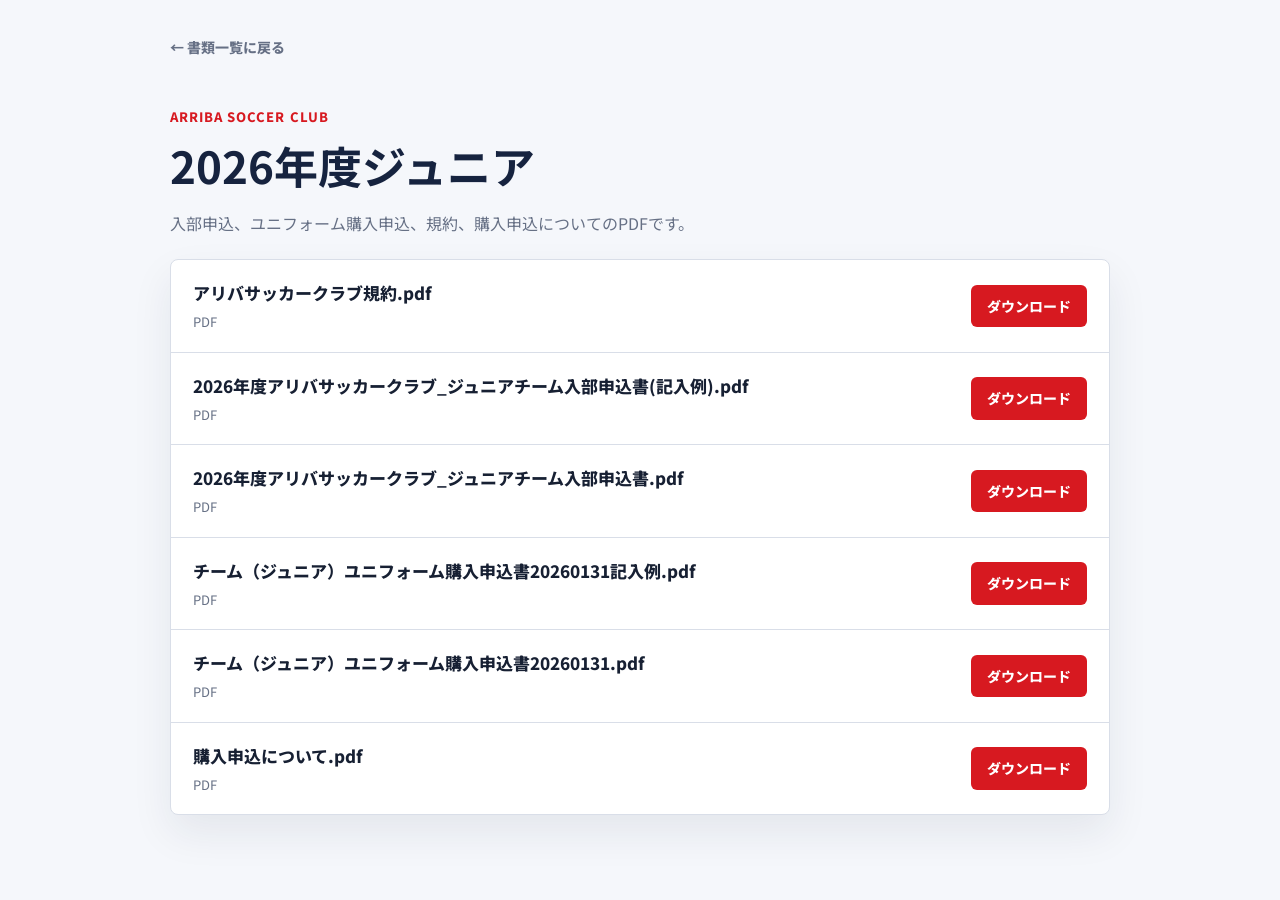
<file: 2026J/index.html>
<!doctype html>
<html lang="ja">
<head>
  <meta charset="utf-8">
  <meta name="viewport" content="width=device-width, initial-scale=1">
  <meta name="robots" content="noindex, nofollow, noarchive">
  <title>2026年度ジュニア 書類ダウンロード | ARRIBA</title>
  <link rel="preconnect" href="https://fonts.googleapis.com">
  <link rel="preconnect" href="https://fonts.gstatic.com" crossorigin>
  <link href="https://fonts.googleapis.com/css2?family=Noto+Sans+JP:wght@500;700;800;900&amp;display=swap" rel="stylesheet">
  <link rel="stylesheet" href="/assets/css/downloads.css">
</head>
<body>
  <main class="download-page">
    <div class="download-shell">
      <a class="back-link" href="/arriba/">← 書類一覧に戻る</a>
      <header class="download-header">
        <p class="download-kicker">ARRIBA SOCCER CLUB</p>
        <h1>2026年度ジュニア</h1>
        <p class="download-lead">入部申込、ユニフォーム購入申込、規約、購入申込についてのPDFです。</p>
      </header>
      <section class="download-panel" aria-label="書類一覧">
        <ul class="file-list">
          <li><a class="file-link" href="./files/terms.pdf" download="アリバサッカークラブ規約.pdf"><span><span class="file-title">アリバサッカークラブ規約.pdf</span><span class="file-meta">PDF</span></span><span class="download-button">ダウンロード</span></a></li>
          <li><a class="file-link" href="./files/application-example.pdf" download="2026年度アリバサッカークラブ_ジュニアチーム入部申込書(記入例).pdf"><span><span class="file-title">2026年度アリバサッカークラブ_ジュニアチーム入部申込書(記入例).pdf</span><span class="file-meta">PDF</span></span><span class="download-button">ダウンロード</span></a></li>
          <li><a class="file-link" href="./files/application.pdf" download="2026年度アリバサッカークラブ_ジュニアチーム入部申込書.pdf"><span><span class="file-title">2026年度アリバサッカークラブ_ジュニアチーム入部申込書.pdf</span><span class="file-meta">PDF</span></span><span class="download-button">ダウンロード</span></a></li>
          <li><a class="file-link" href="./files/uniform-example.pdf" download="チーム（ジュニア）ユニフォーム購入申込書20260131記入例.pdf"><span><span class="file-title">チーム（ジュニア）ユニフォーム購入申込書20260131記入例.pdf</span><span class="file-meta">PDF</span></span><span class="download-button">ダウンロード</span></a></li>
          <li><a class="file-link" href="./files/uniform.pdf" download="チーム（ジュニア）ユニフォーム購入申込書20260131.pdf"><span><span class="file-title">チーム（ジュニア）ユニフォーム購入申込書20260131.pdf</span><span class="file-meta">PDF</span></span><span class="download-button">ダウンロード</span></a></li>
          <li><a class="file-link" href="./files/purchase-guide.pdf" download="購入申込について.pdf"><span><span class="file-title">購入申込について.pdf</span><span class="file-meta">PDF</span></span><span class="download-button">ダウンロード</span></a></li>
        </ul>
      </section>
    </div>
  </main>
</body>
</html>
</file>
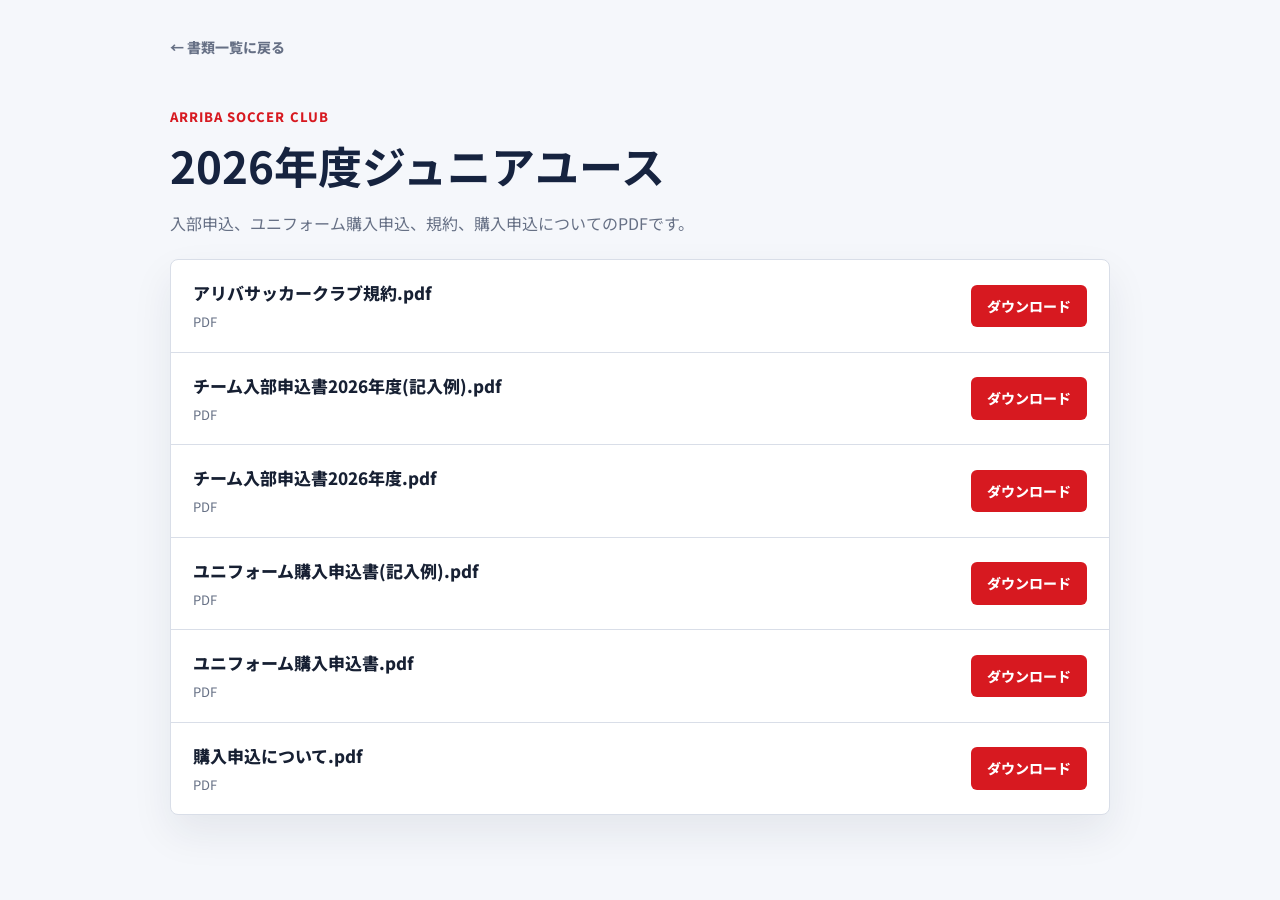
<file: 2026JY/index.html>
<!doctype html>
<html lang="ja">
<head>
  <meta charset="utf-8">
  <meta name="viewport" content="width=device-width, initial-scale=1">
  <meta name="robots" content="noindex, nofollow, noarchive">
  <title>2026年度ジュニアユース 書類ダウンロード | ARRIBA</title>
  <link rel="preconnect" href="https://fonts.googleapis.com">
  <link rel="preconnect" href="https://fonts.gstatic.com" crossorigin>
  <link href="https://fonts.googleapis.com/css2?family=Noto+Sans+JP:wght@500;700;800;900&amp;display=swap" rel="stylesheet">
  <link rel="stylesheet" href="/assets/css/downloads.css">
</head>
<body>
  <main class="download-page">
    <div class="download-shell">
      <a class="back-link" href="/arriba/">← 書類一覧に戻る</a>
      <header class="download-header">
        <p class="download-kicker">ARRIBA SOCCER CLUB</p>
        <h1>2026年度ジュニアユース</h1>
        <p class="download-lead">入部申込、ユニフォーム購入申込、規約、購入申込についてのPDFです。</p>
      </header>
      <section class="download-panel" aria-label="書類一覧">
        <ul class="file-list">
          <li><a class="file-link" href="./files/terms.pdf" download="アリバサッカークラブ規約.pdf"><span><span class="file-title">アリバサッカークラブ規約.pdf</span><span class="file-meta">PDF</span></span><span class="download-button">ダウンロード</span></a></li>
          <li><a class="file-link" href="./files/application-example.pdf" download="チーム入部申込書2026年度(記入例).pdf"><span><span class="file-title">チーム入部申込書2026年度(記入例).pdf</span><span class="file-meta">PDF</span></span><span class="download-button">ダウンロード</span></a></li>
          <li><a class="file-link" href="./files/application.pdf" download="チーム入部申込書2026年度.pdf"><span><span class="file-title">チーム入部申込書2026年度.pdf</span><span class="file-meta">PDF</span></span><span class="download-button">ダウンロード</span></a></li>
          <li><a class="file-link" href="./files/uniform-example.pdf" download="ユニフォーム購入申込書(記入例).pdf"><span><span class="file-title">ユニフォーム購入申込書(記入例).pdf</span><span class="file-meta">PDF</span></span><span class="download-button">ダウンロード</span></a></li>
          <li><a class="file-link" href="./files/uniform.pdf" download="ユニフォーム購入申込書.pdf"><span><span class="file-title">ユニフォーム購入申込書.pdf</span><span class="file-meta">PDF</span></span><span class="download-button">ダウンロード</span></a></li>
          <li><a class="file-link" href="./files/purchase-guide.pdf" download="購入申込について.pdf"><span><span class="file-title">購入申込について.pdf</span><span class="file-meta">PDF</span></span><span class="download-button">ダウンロード</span></a></li>
        </ul>
      </section>
    </div>
  </main>
</body>
</html>
</file>
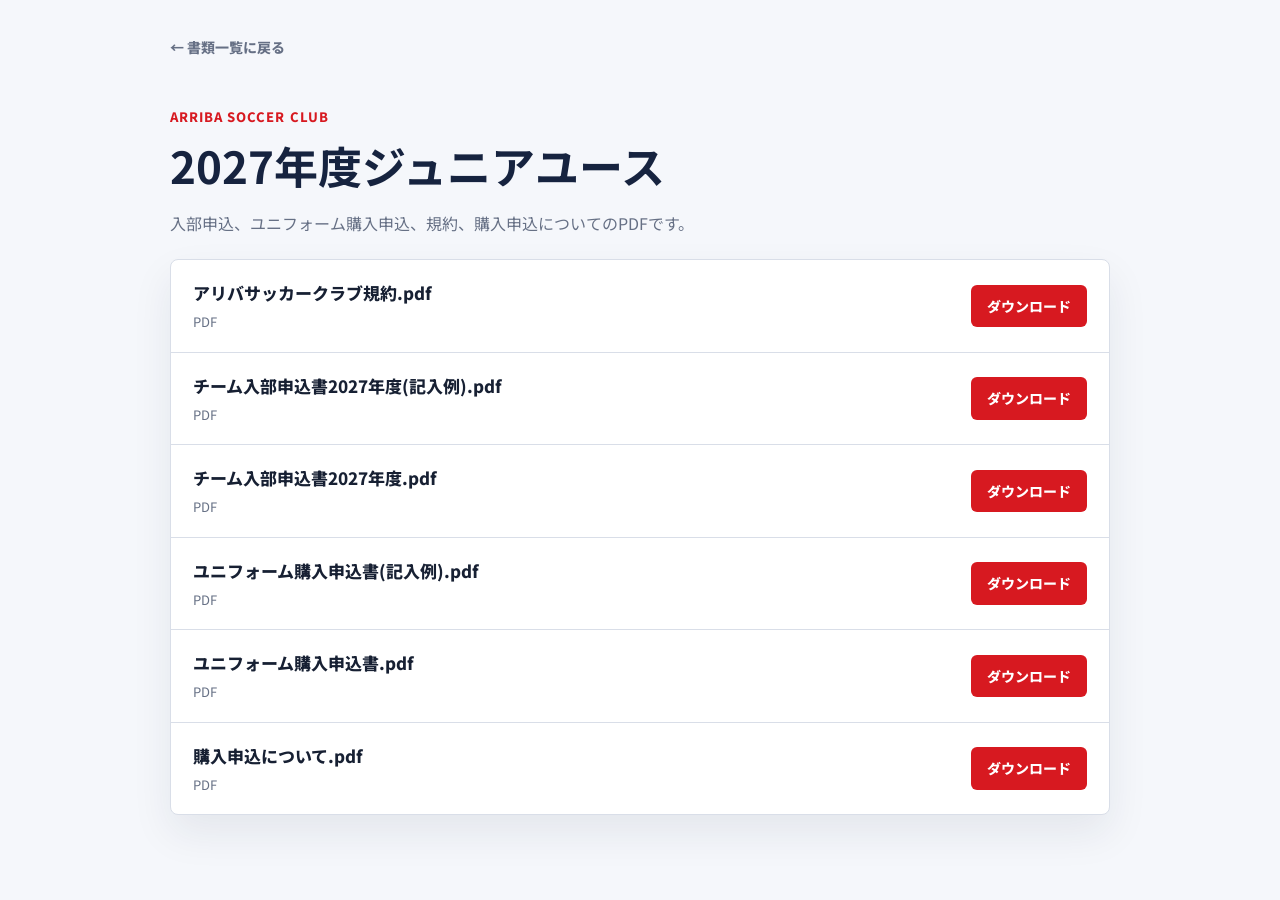
<file: 2027JY/index.html>
<!doctype html>
<html lang="ja">
<head>
  <meta charset="utf-8">
  <meta name="viewport" content="width=device-width, initial-scale=1">
  <meta name="robots" content="noindex, nofollow, noarchive">
  <title>2027年度ジュニアユース 書類ダウンロード | ARRIBA</title>
  <link rel="preconnect" href="https://fonts.googleapis.com">
  <link rel="preconnect" href="https://fonts.gstatic.com" crossorigin>
  <link href="https://fonts.googleapis.com/css2?family=Noto+Sans+JP:wght@500;700;800;900&amp;display=swap" rel="stylesheet">
  <link rel="stylesheet" href="/assets/css/downloads.css">
</head>
<body>
  <main class="download-page">
    <div class="download-shell">
      <a class="back-link" href="/arriba/">← 書類一覧に戻る</a>
      <header class="download-header">
        <p class="download-kicker">ARRIBA SOCCER CLUB</p>
        <h1>2027年度ジュニアユース</h1>
        <p class="download-lead">入部申込、ユニフォーム購入申込、規約、購入申込についてのPDFです。</p>
      </header>
      <section class="download-panel" aria-label="書類一覧">
        <ul class="file-list">
          <li><a class="file-link" href="./files/terms.pdf" download="アリバサッカークラブ規約.pdf"><span><span class="file-title">アリバサッカークラブ規約.pdf</span><span class="file-meta">PDF</span></span><span class="download-button">ダウンロード</span></a></li>
          <li><a class="file-link" href="./files/application-example.pdf" download="チーム入部申込書2027年度(記入例).pdf"><span><span class="file-title">チーム入部申込書2027年度(記入例).pdf</span><span class="file-meta">PDF</span></span><span class="download-button">ダウンロード</span></a></li>
          <li><a class="file-link" href="./files/application.pdf" download="チーム入部申込書2027年度.pdf"><span><span class="file-title">チーム入部申込書2027年度.pdf</span><span class="file-meta">PDF</span></span><span class="download-button">ダウンロード</span></a></li>
          <li><a class="file-link" href="./files/uniform-example.pdf" download="ユニフォーム購入申込書(記入例).pdf"><span><span class="file-title">ユニフォーム購入申込書(記入例).pdf</span><span class="file-meta">PDF</span></span><span class="download-button">ダウンロード</span></a></li>
          <li><a class="file-link" href="./files/uniform.pdf" download="ユニフォーム購入申込書.pdf"><span><span class="file-title">ユニフォーム購入申込書.pdf</span><span class="file-meta">PDF</span></span><span class="download-button">ダウンロード</span></a></li>
          <li><a class="file-link" href="./files/purchase-guide.pdf" download="購入申込について.pdf"><span><span class="file-title">購入申込について.pdf</span><span class="file-meta">PDF</span></span><span class="download-button">ダウンロード</span></a></li>
        </ul>
      </section>
    </div>
  </main>
</body>
</html>
</file>
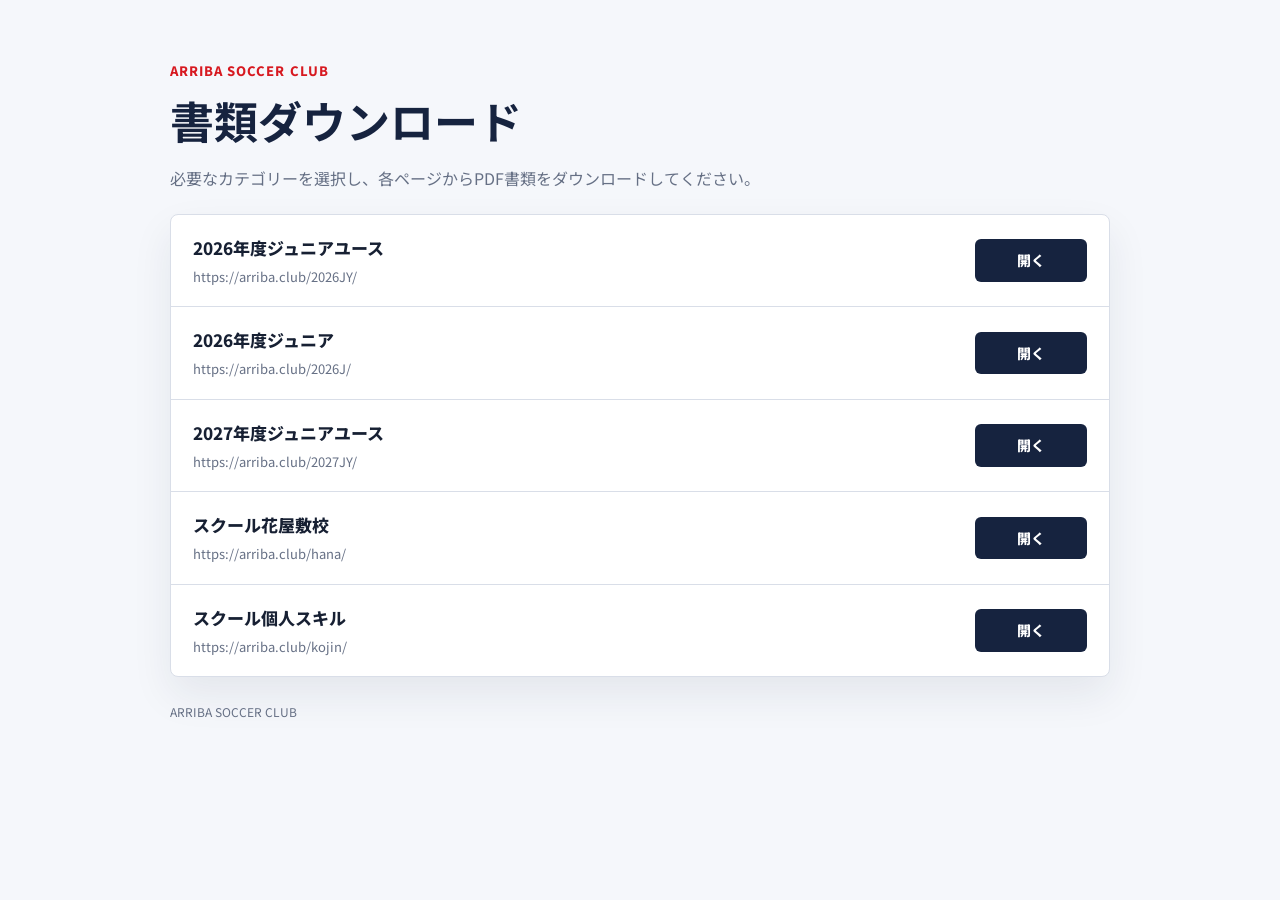
<file: arriba/index.html>
<!doctype html>
<html lang="ja">
<head>
  <meta charset="utf-8">
  <meta name="viewport" content="width=device-width, initial-scale=1">
  <meta name="robots" content="noindex, nofollow, noarchive">
  <title>ARRIBA 書類ダウンロード</title>
  <link rel="preconnect" href="https://fonts.googleapis.com">
  <link rel="preconnect" href="https://fonts.gstatic.com" crossorigin>
  <link href="https://fonts.googleapis.com/css2?family=Noto+Sans+JP:wght@500;700;800;900&amp;display=swap" rel="stylesheet">
  <link rel="stylesheet" href="/assets/css/downloads.css">
</head>
<body>
  <main class="download-page">
    <div class="download-shell">
      <header class="download-header">
        <p class="download-kicker">ARRIBA SOCCER CLUB</p>
        <h1>書類ダウンロード</h1>
        <p class="download-lead">必要なカテゴリーを選択し、各ページからPDF書類をダウンロードしてください。</p>
      </header>

      <section class="download-panel" aria-label="カテゴリー一覧">
        <ul class="category-list">
          <li>
            <a class="category-link" href="/2026JY/">
              <span>
                <span class="category-title">2026年度ジュニアユース</span>
                <span class="category-url">https://arriba.club/2026JY/</span>
              </span>
              <span class="download-button">開く</span>
            </a>
          </li>
          <li>
            <a class="category-link" href="/2026J/">
              <span>
                <span class="category-title">2026年度ジュニア</span>
                <span class="category-url">https://arriba.club/2026J/</span>
              </span>
              <span class="download-button">開く</span>
            </a>
          </li>
          <li>
            <a class="category-link" href="/2027JY/">
              <span>
                <span class="category-title">2027年度ジュニアユース</span>
                <span class="category-url">https://arriba.club/2027JY/</span>
              </span>
              <span class="download-button">開く</span>
            </a>
          </li>
          <li>
            <a class="category-link" href="/hana/">
              <span>
                <span class="category-title">スクール花屋敷校</span>
                <span class="category-url">https://arriba.club/hana/</span>
              </span>
              <span class="download-button">開く</span>
            </a>
          </li>
          <li>
            <a class="category-link" href="/kojin/">
              <span>
                <span class="category-title">スクール個人スキル</span>
                <span class="category-url">https://arriba.club/kojin/</span>
              </span>
              <span class="download-button">開く</span>
            </a>
          </li>
        </ul>
      </section>

      <footer class="download-footer">ARRIBA SOCCER CLUB</footer>
    </div>
  </main>
</body>
</html>
</file>
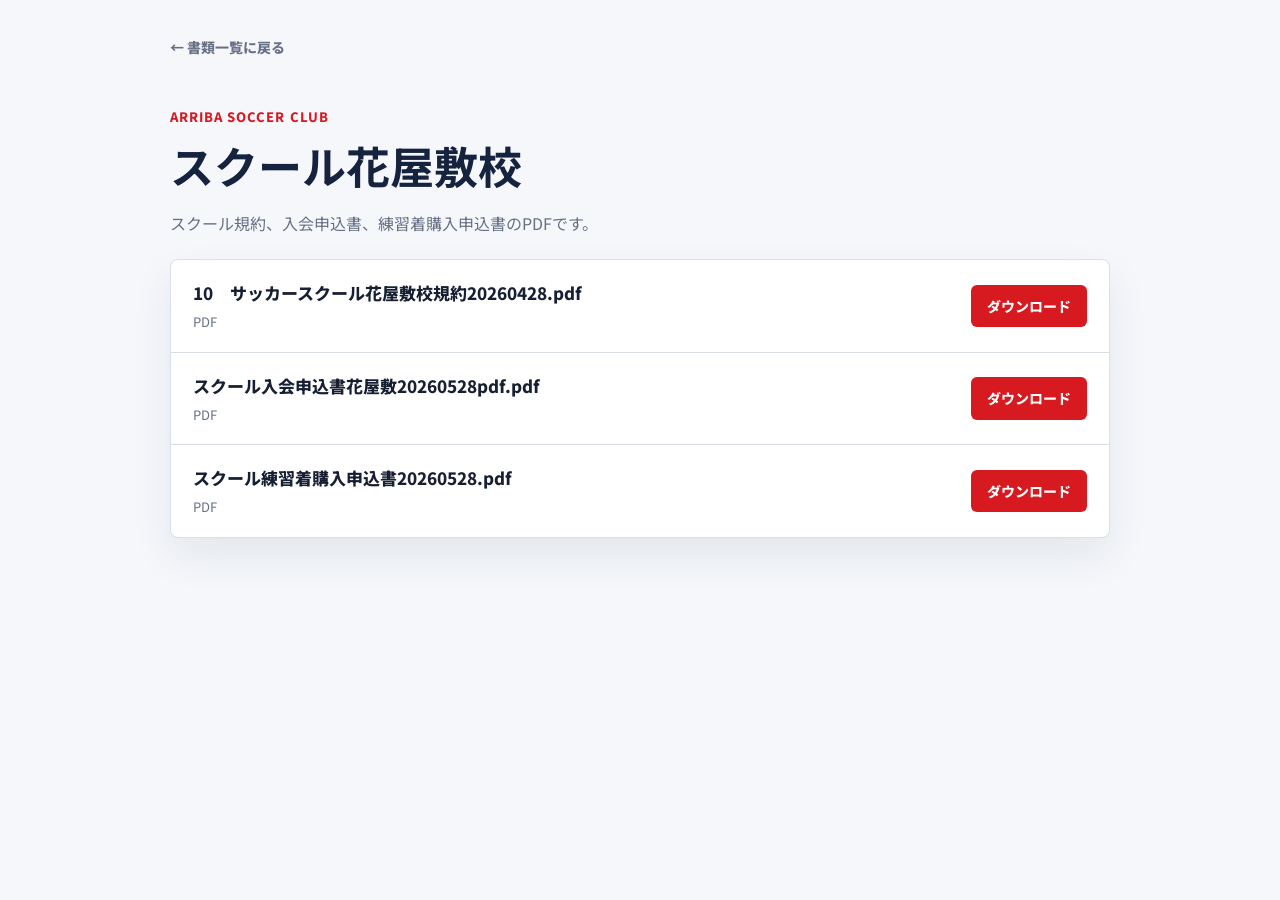
<file: hana/index.html>
<!doctype html>
<html lang="ja">
<head>
  <meta charset="utf-8">
  <meta name="viewport" content="width=device-width, initial-scale=1">
  <meta name="robots" content="noindex, nofollow, noarchive">
  <title>スクール花屋敷校 書類ダウンロード | ARRIBA</title>
  <link rel="preconnect" href="https://fonts.googleapis.com">
  <link rel="preconnect" href="https://fonts.gstatic.com" crossorigin>
  <link href="https://fonts.googleapis.com/css2?family=Noto+Sans+JP:wght@500;700;800;900&amp;display=swap" rel="stylesheet">
  <link rel="stylesheet" href="/assets/css/downloads.css">
</head>
<body>
  <main class="download-page">
    <div class="download-shell">
      <a class="back-link" href="/arriba/">← 書類一覧に戻る</a>
      <header class="download-header">
        <p class="download-kicker">ARRIBA SOCCER CLUB</p>
        <h1>スクール花屋敷校</h1>
        <p class="download-lead">スクール規約、入会申込書、練習着購入申込書のPDFです。</p>
      </header>
      <section class="download-panel" aria-label="書類一覧">
        <ul class="file-list">
          <li><a class="file-link" href="./files/terms.pdf" download="10　サッカースクール花屋敷校規約20260428.pdf"><span><span class="file-title">10　サッカースクール花屋敷校規約20260428.pdf</span><span class="file-meta">PDF</span></span><span class="download-button">ダウンロード</span></a></li>
          <li><a class="file-link" href="./files/application.pdf" download="スクール入会申込書花屋敷20260528pdf.pdf"><span><span class="file-title">スクール入会申込書花屋敷20260528pdf.pdf</span><span class="file-meta">PDF</span></span><span class="download-button">ダウンロード</span></a></li>
          <li><a class="file-link" href="./files/practice-wear.pdf" download="スクール練習着購入申込書20260528.pdf"><span><span class="file-title">スクール練習着購入申込書20260528.pdf</span><span class="file-meta">PDF</span></span><span class="download-button">ダウンロード</span></a></li>
        </ul>
      </section>
    </div>
  </main>
</body>
</html>
</file>
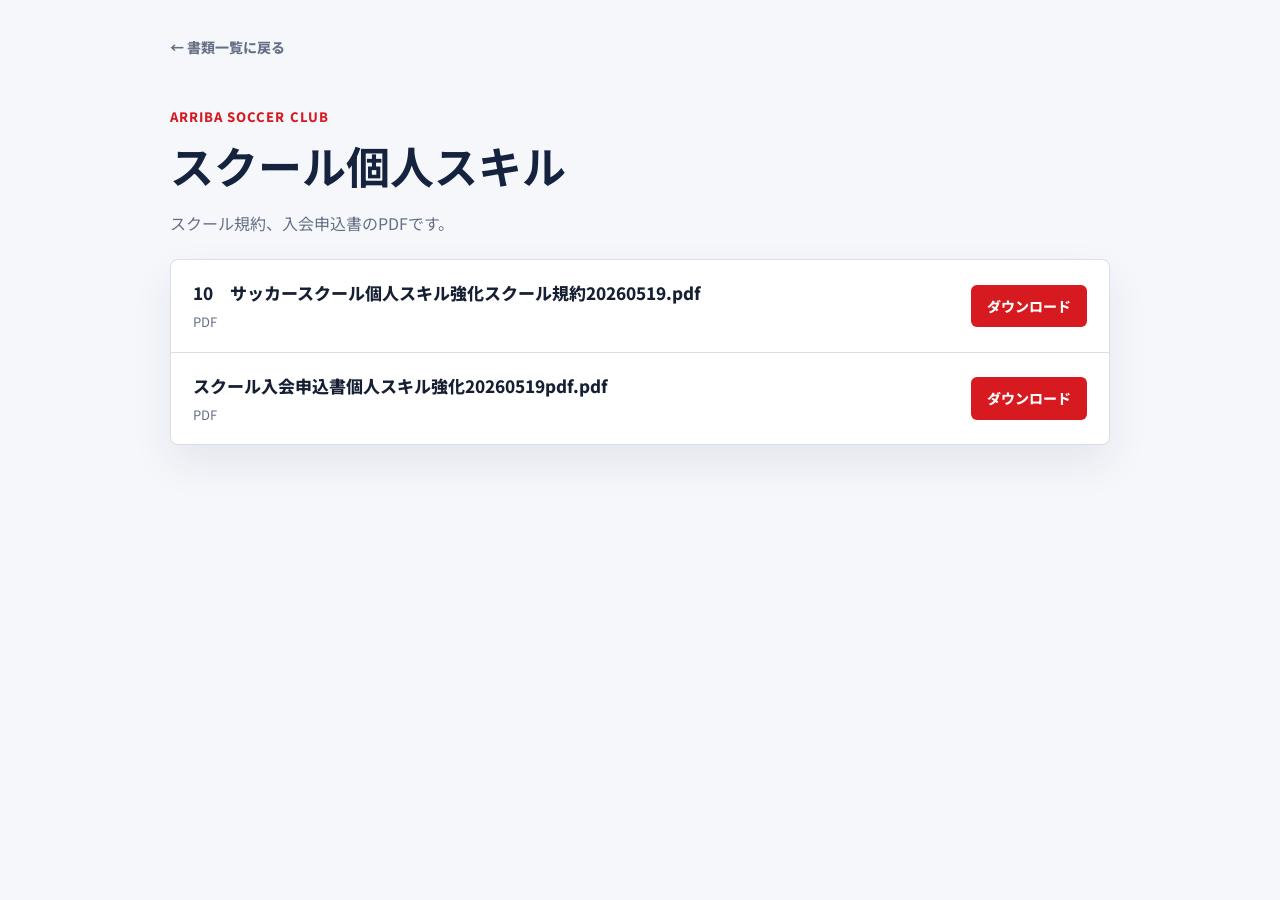
<file: kojin/index.html>
<!doctype html>
<html lang="ja">
<head>
  <meta charset="utf-8">
  <meta name="viewport" content="width=device-width, initial-scale=1">
  <meta name="robots" content="noindex, nofollow, noarchive">
  <title>スクール個人スキル 書類ダウンロード | ARRIBA</title>
  <link rel="preconnect" href="https://fonts.googleapis.com">
  <link rel="preconnect" href="https://fonts.gstatic.com" crossorigin>
  <link href="https://fonts.googleapis.com/css2?family=Noto+Sans+JP:wght@500;700;800;900&amp;display=swap" rel="stylesheet">
  <link rel="stylesheet" href="/assets/css/downloads.css">
</head>
<body>
  <main class="download-page">
    <div class="download-shell">
      <a class="back-link" href="/arriba/">← 書類一覧に戻る</a>
      <header class="download-header">
        <p class="download-kicker">ARRIBA SOCCER CLUB</p>
        <h1>スクール個人スキル</h1>
        <p class="download-lead">スクール規約、入会申込書のPDFです。</p>
      </header>
      <section class="download-panel" aria-label="書類一覧">
        <ul class="file-list">
          <li><a class="file-link" href="./files/terms.pdf" download="10　サッカースクール個人スキル強化スクール規約20260519.pdf"><span><span class="file-title">10　サッカースクール個人スキル強化スクール規約20260519.pdf</span><span class="file-meta">PDF</span></span><span class="download-button">ダウンロード</span></a></li>
          <li><a class="file-link" href="./files/application.pdf" download="スクール入会申込書個人スキル強化20260519pdf.pdf"><span><span class="file-title">スクール入会申込書個人スキル強化20260519pdf.pdf</span><span class="file-meta">PDF</span></span><span class="download-button">ダウンロード</span></a></li>
        </ul>
      </section>
    </div>
  </main>
</body>
</html>
</file>
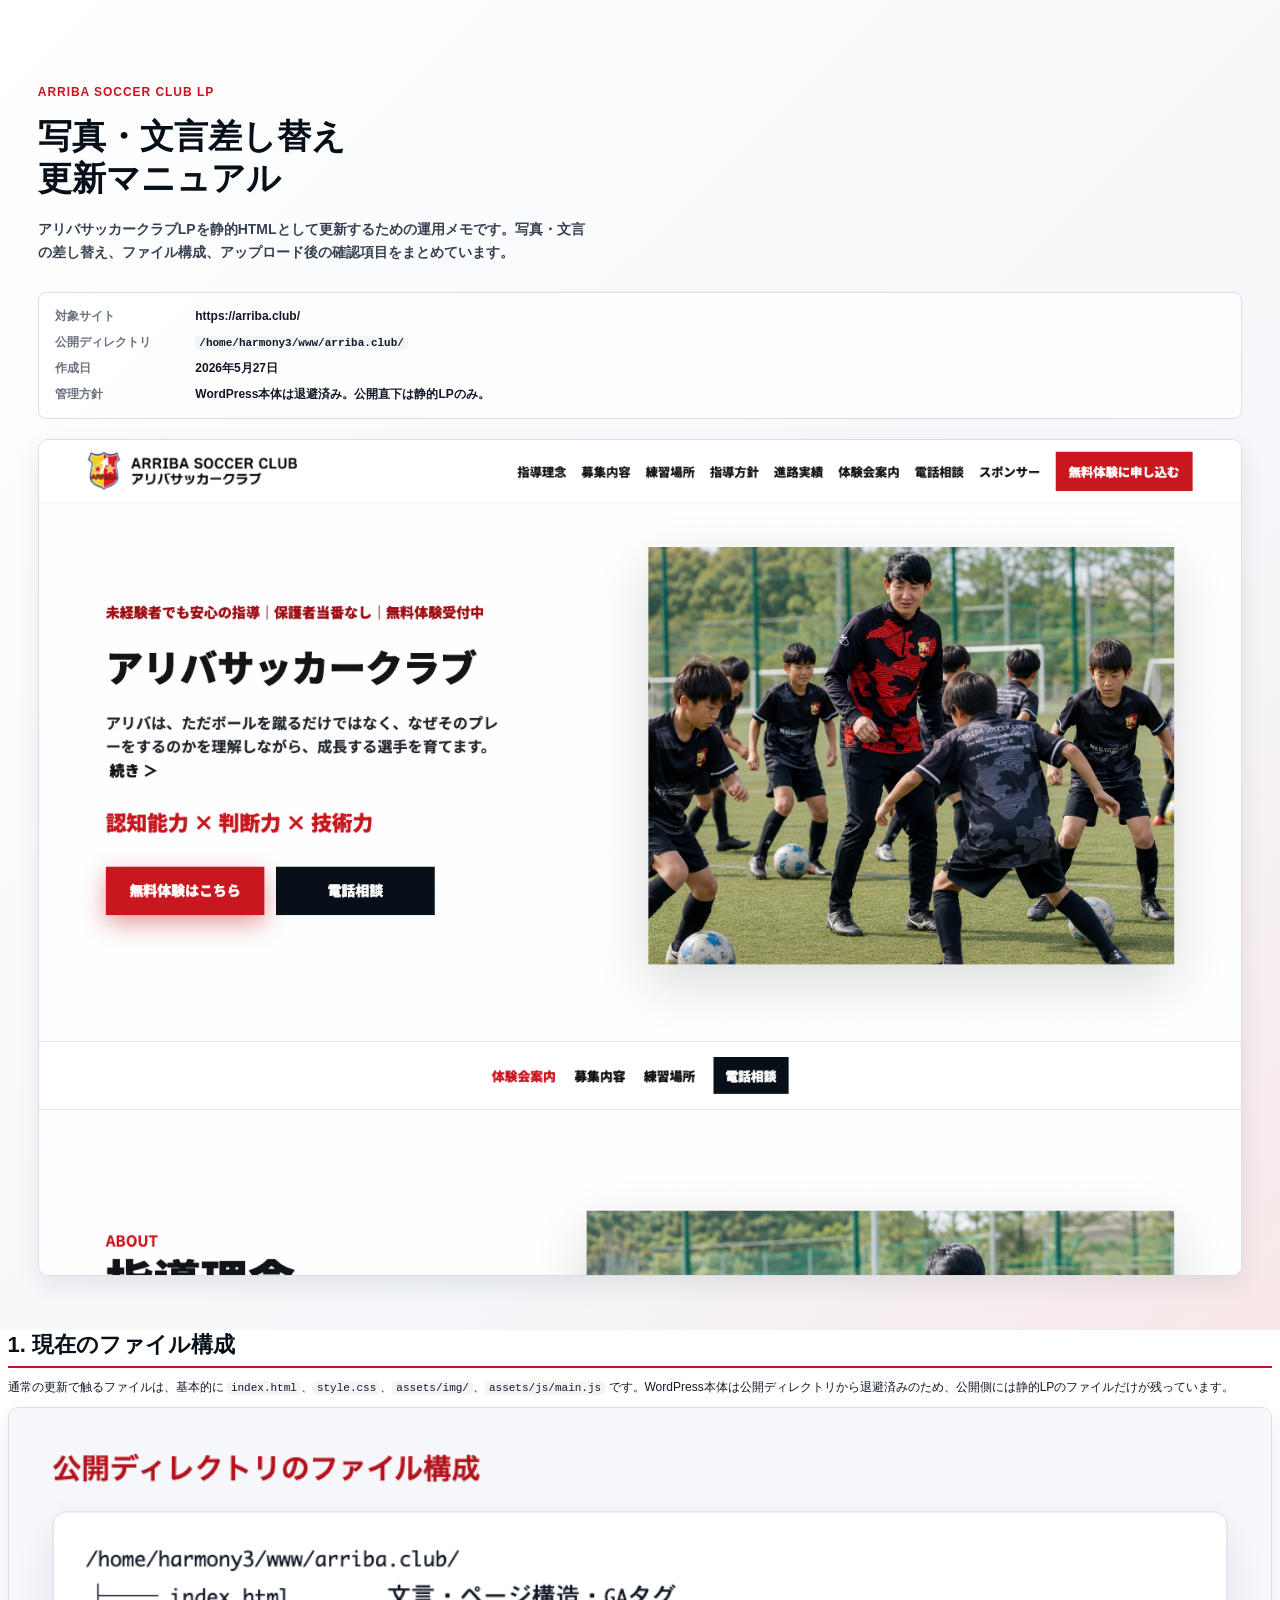
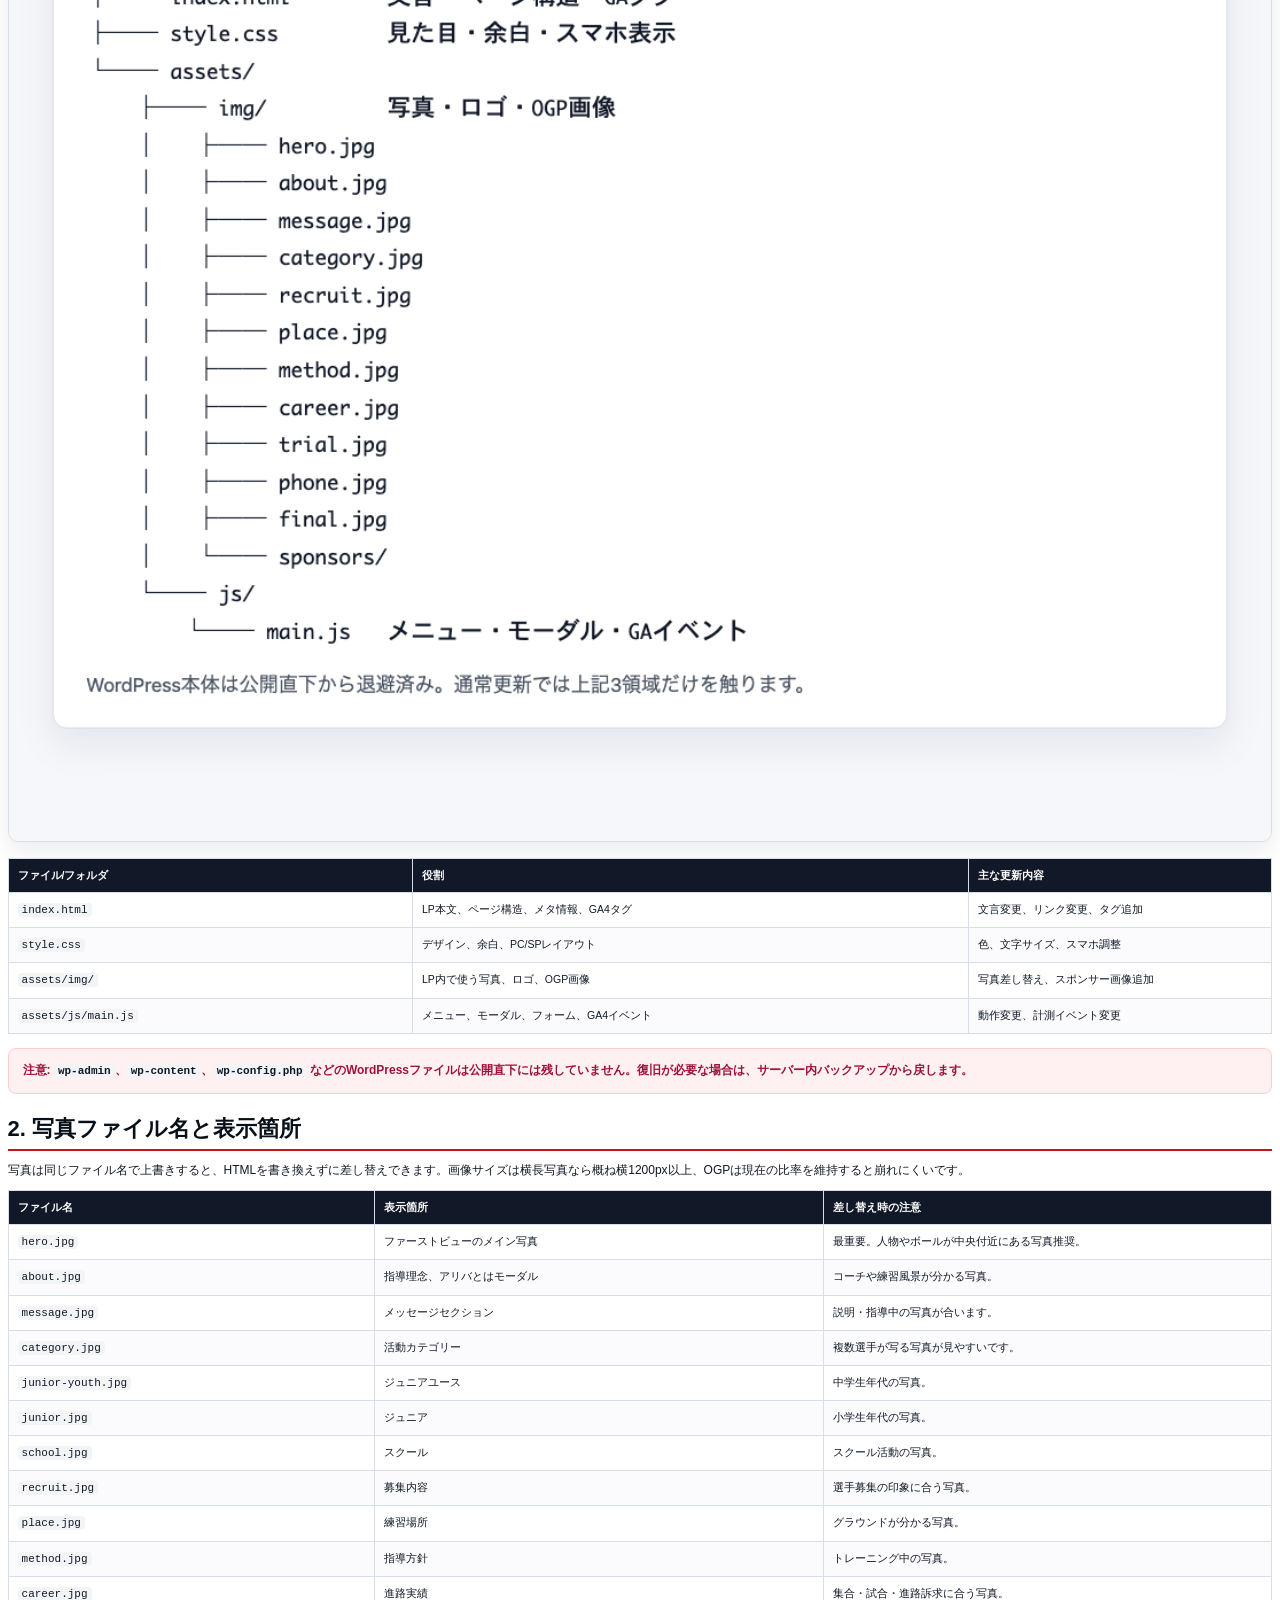
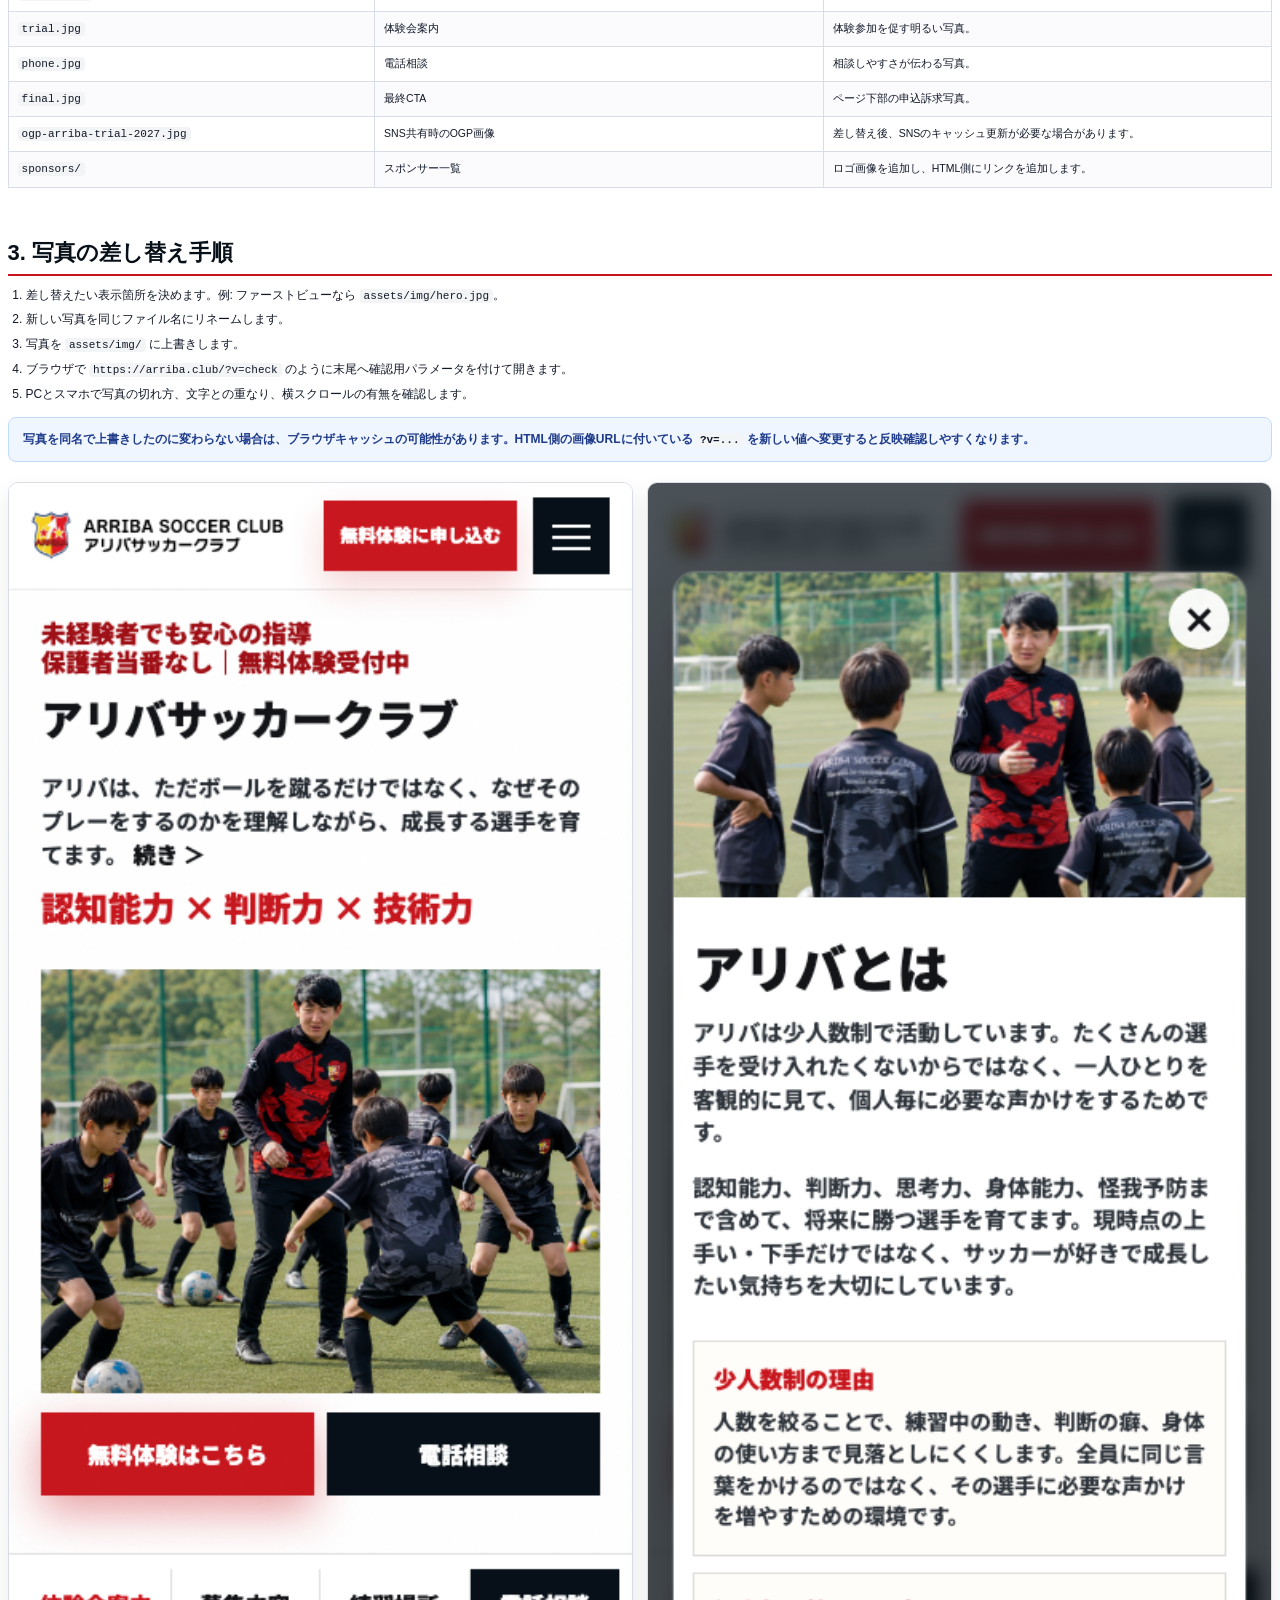
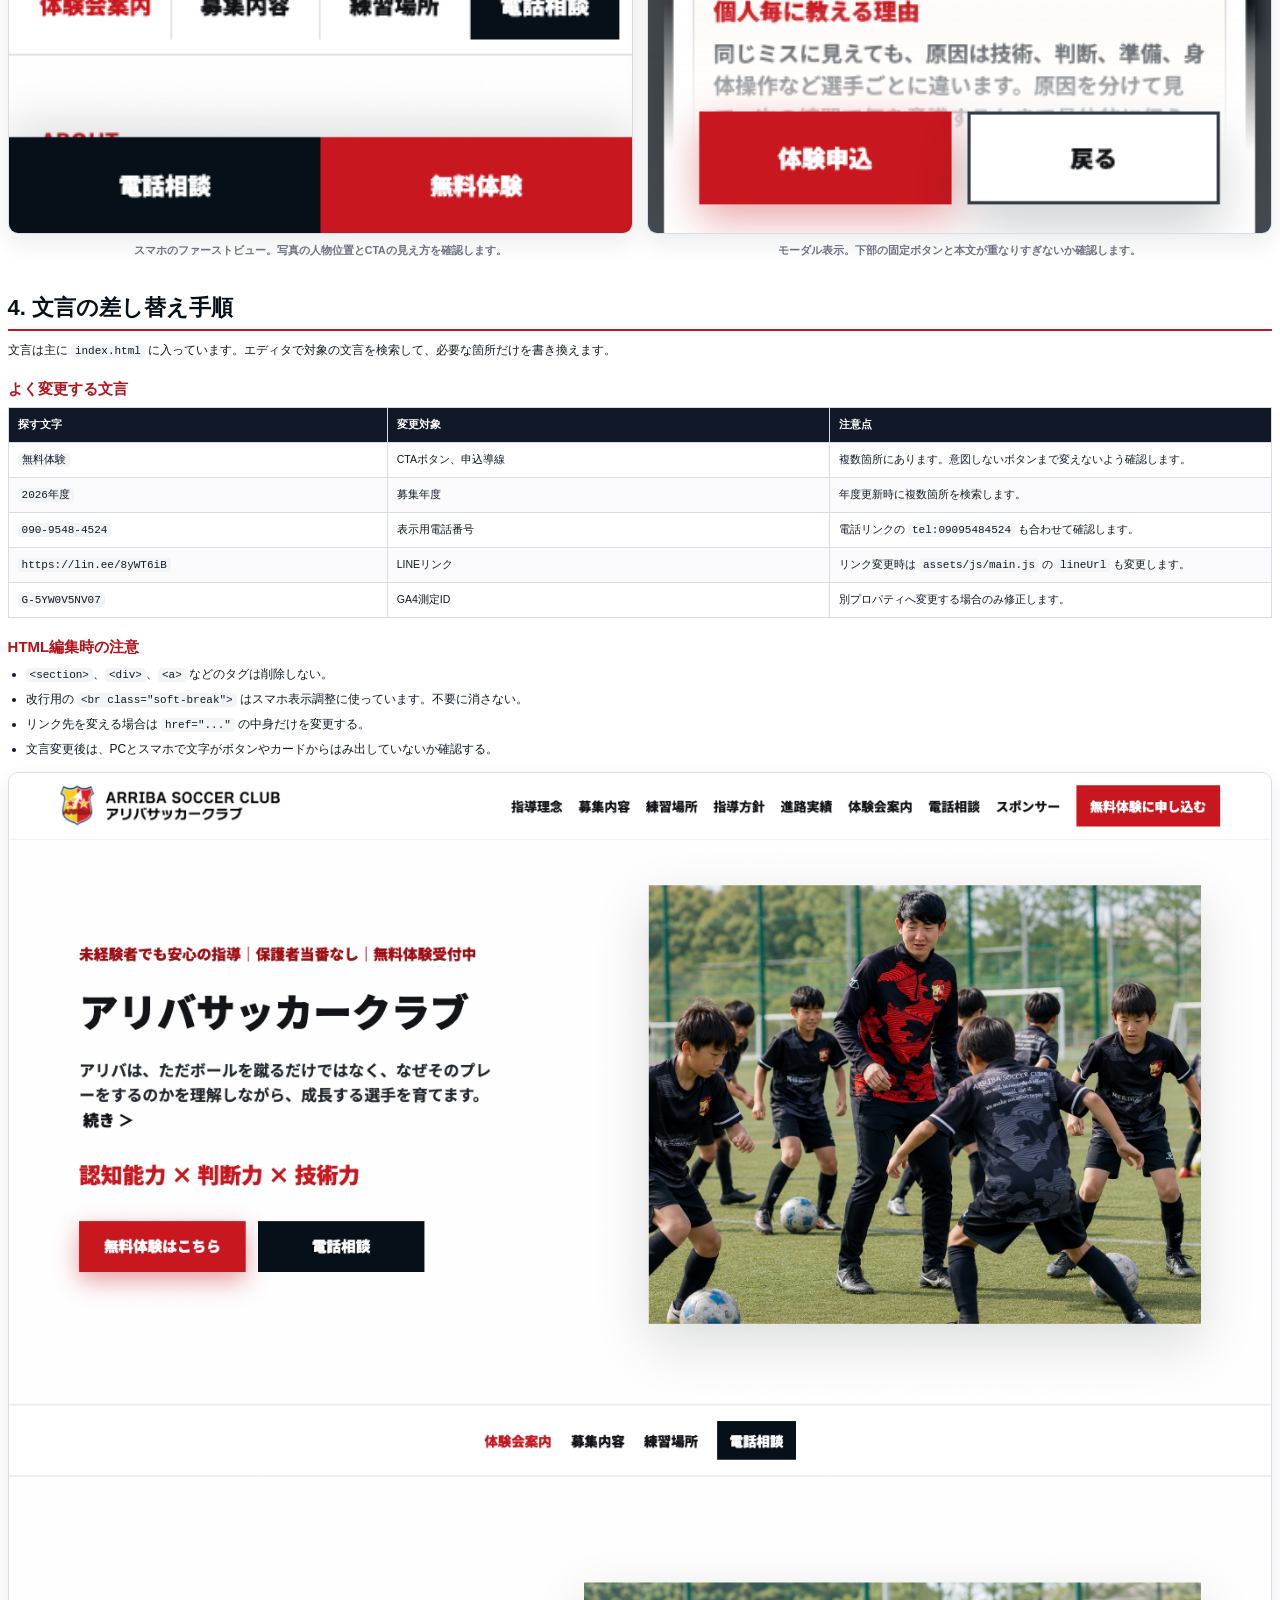
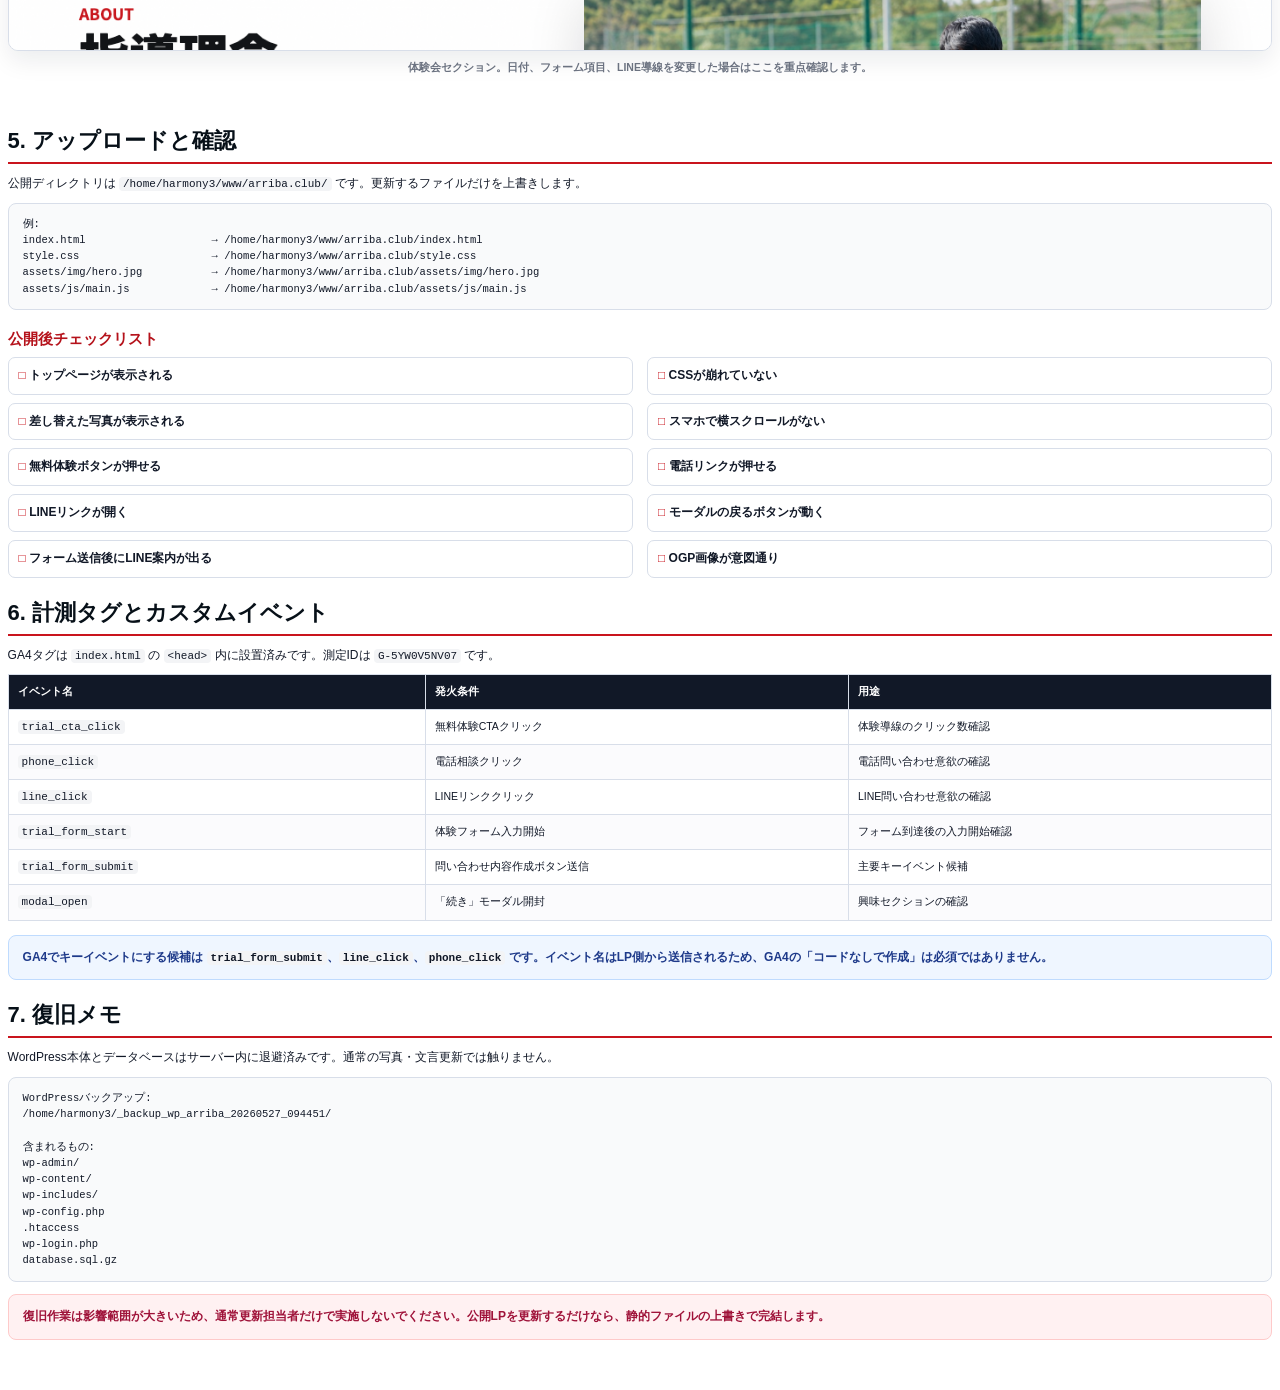
<file: docs/arriba_lp_update_manual.html>
<!doctype html>
<html lang="ja">
<head>
  <meta charset="utf-8">
  <title>ARRIBA LP 写真・文言差し替えマニュアル</title>
  <style>
    @page {
      size: A4;
      margin: 14mm 14mm 16mm;
    }

    * {
      box-sizing: border-box;
    }

    body {
      margin: 0;
      color: #111827;
      background: #fff;
      font-family: -apple-system, BlinkMacSystemFont, "Noto Sans JP", "Hiragino Sans", "Yu Gothic", sans-serif;
      font-size: 12px;
      line-height: 1.65;
    }

    .page {
      padding: 0;
      page-break-after: always;
    }

    .page:last-child {
      page-break-after: auto;
    }

    .cover {
      display: flex;
      min-height: 267mm;
      flex-direction: column;
      justify-content: space-between;
      padding: 22mm 10mm 10mm;
      background: linear-gradient(135deg, #ffffff 0%, #f4f6f9 68%, #f8e7e8 100%);
    }

    .eyebrow {
      margin: 0 0 12px;
      color: #c9141d;
      font-size: 12px;
      font-weight: 800;
      letter-spacing: 0.08em;
    }

    h1 {
      margin: 0;
      color: #071018;
      font-size: 34px;
      line-height: 1.25;
      letter-spacing: 0;
    }

    .cover-lead {
      max-width: 148mm;
      margin: 18px 0 0;
      color: #374151;
      font-size: 14px;
      font-weight: 700;
    }

    .meta {
      display: grid;
      grid-template-columns: 34mm 1fr;
      gap: 6px 12px;
      width: 100%;
      margin-top: 28px;
      padding: 14px 16px;
      border: 1px solid #d8dee9;
      border-radius: 8px;
      background: rgba(255, 255, 255, 0.84);
    }

    .meta dt {
      margin: 0;
      color: #6b7280;
      font-weight: 800;
    }

    .meta dd {
      margin: 0;
      color: #111827;
      font-weight: 700;
    }

    .content {
      padding: 0 0 8mm;
      background: #fff;
    }

    .section {
      margin-bottom: 20px;
      padding: 0 2mm;
    }

    h2 {
      margin: 0 0 10px;
      padding: 0 0 6px;
      border-bottom: 2px solid #c9141d;
      color: #071018;
      font-size: 22px;
      line-height: 1.35;
      break-after: avoid;
    }

    h3 {
      margin: 18px 0 8px;
      color: #b5121b;
      font-size: 15px;
      line-height: 1.4;
      break-after: avoid;
    }

    p {
      margin: 0 0 9px;
    }

    ul,
    ol {
      margin: 6px 0 12px 18px;
      padding: 0;
    }

    li {
      margin: 0 0 5px;
    }

    code,
    pre {
      font-family: "SFMono-Regular", Consolas, "Liberation Mono", monospace;
    }

    code {
      padding: 1px 4px;
      border-radius: 4px;
      background: #f3f4f6;
      color: #111827;
      font-size: 11px;
    }

    pre {
      margin: 8px 0 12px;
      padding: 12px 14px;
      overflow: hidden;
      border: 1px solid #d8dee9;
      border-radius: 8px;
      background: #f9fafb;
      color: #111827;
      font-size: 10.5px;
      line-height: 1.55;
      white-space: pre-wrap;
    }

    table {
      width: 100%;
      margin: 8px 0 14px;
      border-collapse: collapse;
      table-layout: fixed;
      font-size: 10.5px;
    }

    th,
    td {
      padding: 8px 9px;
      border: 1px solid #d8dee9;
      vertical-align: top;
      word-break: break-word;
    }

    th {
      background: #111827;
      color: #fff;
      font-weight: 800;
      text-align: left;
    }

    tr:nth-child(even) td {
      background: #fbfbfd;
    }

    .note,
    .warning {
      margin: 12px 0;
      padding: 12px 14px;
      border-radius: 8px;
      font-weight: 700;
    }

    .note {
      border: 1px solid #bfdbfe;
      background: #eff6ff;
      color: #1e3a8a;
    }

    .warning {
      border: 1px solid #fecaca;
      background: #fff1f2;
      color: #9f1239;
    }

    .shot {
      width: 100%;
      margin: 8px 0 16px;
      overflow: hidden;
      border: 1px solid #d8dee9;
      border-radius: 10px;
      background: #fff;
      box-shadow: 0 10px 24px rgba(15, 23, 42, 0.08);
    }

    .shot img {
      display: block;
      width: 100%;
      height: auto;
    }

    .shot.narrow {
      width: 48%;
      margin-right: auto;
      margin-left: auto;
    }

    .caption {
      margin: -8px 0 14px;
      color: #6b7280;
      font-size: 10.5px;
      font-weight: 700;
      text-align: center;
    }

    .two-col {
      display: grid;
      grid-template-columns: 1fr 1fr;
      gap: 14px;
    }

    .checklist {
      display: grid;
      grid-template-columns: 1fr 1fr;
      gap: 8px 14px;
      margin-top: 8px;
    }

    .check {
      padding: 8px 10px;
      border: 1px solid #d8dee9;
      border-radius: 7px;
      background: #fff;
      font-weight: 700;
    }

    .check::before {
      content: "□ ";
      color: #c9141d;
      font-weight: 900;
    }
  </style>
</head>
<body>
  <section class="page cover">
    <div>
      <p class="eyebrow">ARRIBA SOCCER CLUB LP</p>
      <h1>写真・文言差し替え<br>更新マニュアル</h1>
      <p class="cover-lead">アリバサッカークラブLPを静的HTMLとして更新するための運用メモです。写真・文言の差し替え、ファイル構成、アップロード後の確認項目をまとめています。</p>
      <dl class="meta">
        <dt>対象サイト</dt>
        <dd>https://arriba.club/</dd>
        <dt>公開ディレクトリ</dt>
        <dd><code>/home/harmony3/www/arriba.club/</code></dd>
        <dt>作成日</dt>
        <dd>2026年5月27日</dd>
        <dt>管理方針</dt>
        <dd>WordPress本体は退避済み。公開直下は静的LPのみ。</dd>
      </dl>
    </div>
    <div class="shot">
      <img src="manual_assets/lp-desktop-top.png" alt="アリバLP PC表示">
    </div>
  </section>

  <section class="page content">
    <div class="section">
      <h2>1. 現在のファイル構成</h2>
      <p>通常の更新で触るファイルは、基本的に <code>index.html</code>、<code>style.css</code>、<code>assets/img/</code>、<code>assets/js/main.js</code> です。WordPress本体は公開ディレクトリから退避済みのため、公開側には静的LPのファイルだけが残っています。</p>
      <div class="shot">
        <img src="manual_assets/file-structure.png" alt="公開ディレクトリのファイル構成">
      </div>
      <table>
        <thead>
          <tr><th style="width: 32%;">ファイル/フォルダ</th><th>役割</th><th style="width: 24%;">主な更新内容</th></tr>
        </thead>
        <tbody>
          <tr><td><code>index.html</code></td><td>LP本文、ページ構造、メタ情報、GA4タグ</td><td>文言変更、リンク変更、タグ追加</td></tr>
          <tr><td><code>style.css</code></td><td>デザイン、余白、PC/SPレイアウト</td><td>色、文字サイズ、スマホ調整</td></tr>
          <tr><td><code>assets/img/</code></td><td>LP内で使う写真、ロゴ、OGP画像</td><td>写真差し替え、スポンサー画像追加</td></tr>
          <tr><td><code>assets/js/main.js</code></td><td>メニュー、モーダル、フォーム、GA4イベント</td><td>動作変更、計測イベント変更</td></tr>
        </tbody>
      </table>
      <div class="warning">注意: <code>wp-admin</code>、<code>wp-content</code>、<code>wp-config.php</code> などのWordPressファイルは公開直下には残していません。復旧が必要な場合は、サーバー内バックアップから戻します。</div>
    </div>

    <div class="section">
      <h2>2. 写真ファイル名と表示箇所</h2>
      <p>写真は同じファイル名で上書きすると、HTMLを書き換えずに差し替えできます。画像サイズは横長写真なら概ね横1200px以上、OGPは現在の比率を維持すると崩れにくいです。</p>
      <table>
        <thead>
          <tr><th style="width: 29%;">ファイル名</th><th>表示箇所</th><th>差し替え時の注意</th></tr>
        </thead>
        <tbody>
          <tr><td><code>hero.jpg</code></td><td>ファーストビューのメイン写真</td><td>最重要。人物やボールが中央付近にある写真推奨。</td></tr>
          <tr><td><code>about.jpg</code></td><td>指導理念、アリバとはモーダル</td><td>コーチや練習風景が分かる写真。</td></tr>
          <tr><td><code>message.jpg</code></td><td>メッセージセクション</td><td>説明・指導中の写真が合います。</td></tr>
          <tr><td><code>category.jpg</code></td><td>活動カテゴリー</td><td>複数選手が写る写真が見やすいです。</td></tr>
          <tr><td><code>junior-youth.jpg</code></td><td>ジュニアユース</td><td>中学生年代の写真。</td></tr>
          <tr><td><code>junior.jpg</code></td><td>ジュニア</td><td>小学生年代の写真。</td></tr>
          <tr><td><code>school.jpg</code></td><td>スクール</td><td>スクール活動の写真。</td></tr>
          <tr><td><code>recruit.jpg</code></td><td>募集内容</td><td>選手募集の印象に合う写真。</td></tr>
          <tr><td><code>place.jpg</code></td><td>練習場所</td><td>グラウンドが分かる写真。</td></tr>
          <tr><td><code>method.jpg</code></td><td>指導方針</td><td>トレーニング中の写真。</td></tr>
          <tr><td><code>career.jpg</code></td><td>進路実績</td><td>集合・試合・進路訴求に合う写真。</td></tr>
          <tr><td><code>trial.jpg</code></td><td>体験会案内</td><td>体験参加を促す明るい写真。</td></tr>
          <tr><td><code>phone.jpg</code></td><td>電話相談</td><td>相談しやすさが伝わる写真。</td></tr>
          <tr><td><code>final.jpg</code></td><td>最終CTA</td><td>ページ下部の申込訴求写真。</td></tr>
          <tr><td><code>ogp-arriba-trial-2027.jpg</code></td><td>SNS共有時のOGP画像</td><td>差し替え後、SNSのキャッシュ更新が必要な場合があります。</td></tr>
          <tr><td><code>sponsors/</code></td><td>スポンサー一覧</td><td>ロゴ画像を追加し、HTML側にリンクを追加します。</td></tr>
        </tbody>
      </table>
    </div>
  </section>

  <section class="page content">
    <div class="section">
      <h2>3. 写真の差し替え手順</h2>
      <ol>
        <li>差し替えたい表示箇所を決めます。例: ファーストビューなら <code>assets/img/hero.jpg</code>。</li>
        <li>新しい写真を同じファイル名にリネームします。</li>
        <li>写真を <code>assets/img/</code> に上書きします。</li>
        <li>ブラウザで <code>https://arriba.club/?v=check</code> のように末尾へ確認用パラメータを付けて開きます。</li>
        <li>PCとスマホで写真の切れ方、文字との重なり、横スクロールの有無を確認します。</li>
      </ol>
      <div class="note">写真を同名で上書きしたのに変わらない場合は、ブラウザキャッシュの可能性があります。HTML側の画像URLに付いている <code>?v=...</code> を新しい値へ変更すると反映確認しやすくなります。</div>
      <div class="two-col">
        <div>
          <div class="shot">
            <img src="manual_assets/lp-mobile-top.png" alt="スマホ表示のスクリーンショット">
          </div>
          <p class="caption">スマホのファーストビュー。写真の人物位置とCTAの見え方を確認します。</p>
        </div>
        <div>
          <div class="shot">
            <img src="manual_assets/lp-mobile-modal.png" alt="スマホモーダルのスクリーンショット">
          </div>
          <p class="caption">モーダル表示。下部の固定ボタンと本文が重なりすぎないか確認します。</p>
        </div>
      </div>
    </div>

    <div class="section">
      <h2>4. 文言の差し替え手順</h2>
      <p>文言は主に <code>index.html</code> に入っています。エディタで対象の文言を検索して、必要な箇所だけを書き換えます。</p>
      <h3>よく変更する文言</h3>
      <table>
        <thead>
          <tr><th style="width: 30%;">探す文字</th><th>変更対象</th><th>注意点</th></tr>
        </thead>
        <tbody>
          <tr><td><code>無料体験</code></td><td>CTAボタン、申込導線</td><td>複数箇所にあります。意図しないボタンまで変えないよう確認します。</td></tr>
          <tr><td><code>2026年度</code></td><td>募集年度</td><td>年度更新時に複数箇所を検索します。</td></tr>
          <tr><td><code>090-9548-4524</code></td><td>表示用電話番号</td><td>電話リンクの <code>tel:09095484524</code> も合わせて確認します。</td></tr>
          <tr><td><code>https://lin.ee/8yWT6iB</code></td><td>LINEリンク</td><td>リンク変更時は <code>assets/js/main.js</code> の <code>lineUrl</code> も変更します。</td></tr>
          <tr><td><code>G-5YW0V5NV07</code></td><td>GA4測定ID</td><td>別プロパティへ変更する場合のみ修正します。</td></tr>
        </tbody>
      </table>
      <h3>HTML編集時の注意</h3>
      <ul>
        <li><code>&lt;section&gt;</code>、<code>&lt;div&gt;</code>、<code>&lt;a&gt;</code> などのタグは削除しない。</li>
        <li>改行用の <code>&lt;br class="soft-break"&gt;</code> はスマホ表示調整に使っています。不要に消さない。</li>
        <li>リンク先を変える場合は <code>href="..."</code> の中身だけを変更する。</li>
        <li>文言変更後は、PCとスマホで文字がボタンやカードからはみ出していないか確認する。</li>
      </ul>
      <div class="shot">
        <img src="manual_assets/lp-trial-section.png" alt="体験会セクションのスクリーンショット">
      </div>
      <p class="caption">体験会セクション。日付、フォーム項目、LINE導線を変更した場合はここを重点確認します。</p>
    </div>
  </section>

  <section class="page content">
    <div class="section">
      <h2>5. アップロードと確認</h2>
      <p>公開ディレクトリは <code>/home/harmony3/www/arriba.club/</code> です。更新するファイルだけを上書きします。</p>
      <pre>例:
index.html                    → /home/harmony3/www/arriba.club/index.html
style.css                     → /home/harmony3/www/arriba.club/style.css
assets/img/hero.jpg           → /home/harmony3/www/arriba.club/assets/img/hero.jpg
assets/js/main.js             → /home/harmony3/www/arriba.club/assets/js/main.js</pre>

      <h3>公開後チェックリスト</h3>
      <div class="checklist">
        <div class="check">トップページが表示される</div>
        <div class="check">CSSが崩れていない</div>
        <div class="check">差し替えた写真が表示される</div>
        <div class="check">スマホで横スクロールがない</div>
        <div class="check">無料体験ボタンが押せる</div>
        <div class="check">電話リンクが押せる</div>
        <div class="check">LINEリンクが開く</div>
        <div class="check">モーダルの戻るボタンが動く</div>
        <div class="check">フォーム送信後にLINE案内が出る</div>
        <div class="check">OGP画像が意図通り</div>
      </div>
    </div>

    <div class="section">
      <h2>6. 計測タグとカスタムイベント</h2>
      <p>GA4タグは <code>index.html</code> の <code>&lt;head&gt;</code> 内に設置済みです。測定IDは <code>G-5YW0V5NV07</code> です。</p>
      <table>
        <thead>
          <tr><th style="width: 33%;">イベント名</th><th>発火条件</th><th>用途</th></tr>
        </thead>
        <tbody>
          <tr><td><code>trial_cta_click</code></td><td>無料体験CTAクリック</td><td>体験導線のクリック数確認</td></tr>
          <tr><td><code>phone_click</code></td><td>電話相談クリック</td><td>電話問い合わせ意欲の確認</td></tr>
          <tr><td><code>line_click</code></td><td>LINEリンククリック</td><td>LINE問い合わせ意欲の確認</td></tr>
          <tr><td><code>trial_form_start</code></td><td>体験フォーム入力開始</td><td>フォーム到達後の入力開始確認</td></tr>
          <tr><td><code>trial_form_submit</code></td><td>問い合わせ内容作成ボタン送信</td><td>主要キーイベント候補</td></tr>
          <tr><td><code>modal_open</code></td><td>「続き」モーダル開封</td><td>興味セクションの確認</td></tr>
        </tbody>
      </table>
      <div class="note">GA4でキーイベントにする候補は <code>trial_form_submit</code>、<code>line_click</code>、<code>phone_click</code> です。イベント名はLP側から送信されるため、GA4の「コードなしで作成」は必須ではありません。</div>
    </div>

    <div class="section">
      <h2>7. 復旧メモ</h2>
      <p>WordPress本体とデータベースはサーバー内に退避済みです。通常の写真・文言更新では触りません。</p>
      <pre>WordPressバックアップ:
/home/harmony3/_backup_wp_arriba_20260527_094451/

含まれるもの:
wp-admin/
wp-content/
wp-includes/
wp-config.php
.htaccess
wp-login.php
database.sql.gz</pre>
      <div class="warning">復旧作業は影響範囲が大きいため、通常更新担当者だけで実施しないでください。公開LPを更新するだけなら、静的ファイルの上書きで完結します。</div>
    </div>
  </section>
</body>
</html>
</file>
<file: style.css>
:root {
  --ink: #121417;
  --muted: #5f6772;
  --paper: #ffffff;
  --white: #ffffff;
  --line: rgba(18, 20, 23, 0.14);
  --red: #c8171e;
  --red-dark: #9f1016;
  --black: #071018;
  --green: #356b4f;
  --shadow: 0 22px 60px rgba(7, 16, 24, 0.14);
}

* {
  box-sizing: border-box;
}

html {
  scroll-behavior: smooth;
}

body {
  margin: 0;
  color: var(--ink);
  background: #fff;
  font-family: "Noto Sans JP", "Hiragino Kaku Gothic ProN", "Yu Gothic", sans-serif;
  font-weight: 500;
  line-height: 1.85;
  letter-spacing: 0em;
}

body::before {
  content: "";
  position: fixed;
  inset: 0;
  pointer-events: none;
  z-index: 1;
  opacity: 0.035;
  mix-blend-mode: multiply;
  background-image: url("data:image/svg+xml,%3Csvg xmlns='http://www.w3.org/2000/svg' width='160' height='160'%3E%3Cfilter id='n'%3E%3CfeTurbulence type='fractalNoise' baseFrequency='.85' numOctaves='3' stitchTiles='stitch'/%3E%3C/filter%3E%3Crect width='160' height='160' filter='url(%23n)' opacity='.55'/%3E%3C/svg%3E");
}

body.menu-open,
body.modal-open {
  overflow: hidden;
}

body.line-dialog-open {
  overflow: hidden;
}

a {
  color: inherit;
  text-decoration: none;
}

button {
  font: inherit;
}

h1,
h2,
h3,
p,
li,
a,
button,
small,
strong,
label,
input,
select,
textarea,
dt,
dd {
  letter-spacing: 0em;
}

img {
  display: block;
  max-width: 100%;
}

br.soft-break {
  display: none;
}

section[id] {
  scroll-margin-top: 88px;
}

.site-header {
  position: fixed;
  top: 0;
  left: 0;
  right: 0;
  z-index: 150;
  min-height: 76px;
  display: flex;
  align-items: center;
  justify-content: space-between;
  gap: 24px;
  padding: 14px clamp(18px, 5vw, 58px);
  background: #fff;
  border-bottom: 1px solid rgba(18, 20, 23, 0.08);
  backdrop-filter: blur(12px);
}

.brand img {
  width: 252px;
  height: auto;
}

.brand {
  flex: 0 0 auto;
}

.header-trial-cta {
  display: none;
}

.header-trial-cta,
.global-menu a,
.menu-toggle,
.mobile-fixed a,
.modal-floating-close {
  touch-action: manipulation;
  -webkit-tap-highlight-color: rgba(200, 23, 30, 0.16);
}

.global-menu {
  display: flex;
  align-items: center;
  gap: 18px;
  color: var(--ink);
  font-size: 0.92rem;
  font-weight: 800;
}

.global-menu a {
  white-space: nowrap;
}

@media (min-width: 901px) {
  .global-menu a:nth-child(6),
  .global-menu a:nth-child(7),
  .global-menu a:nth-child(8),
  .global-menu a:nth-child(9),
  .global-menu a:nth-child(10),
  .global-menu a:nth-child(11),
  .global-menu a:nth-child(13) {
    display: none;
  }
}

/* Match all recruitment titles to the blue first-view title. */
.recruit-title {
  color: #005bac;
  text-shadow: 0 8px 22px rgba(0, 91, 172, 0.12);
}

.recruit-title span {
  display: block;
  white-space: nowrap;
}

@media (max-width: 600px) {
  .recruit-title {
    display: flex !important;
    align-items: baseline;
    gap: 0.28em;
    width: 100%;
    max-width: none;
    font-size: clamp(0.86rem, 4.3vw, 1.08rem) !important;
    line-height: 1.12 !important;
    letter-spacing: -0.065em !important;
    white-space: nowrap !important;
    overflow-wrap: normal;
    word-break: keep-all;
  }

  .recruit-title span {
    display: inline !important;
    white-space: nowrap;
  }

  .recruit-title span + span {
    display: inline !important;
    font-size: 1em !important;
    letter-spacing: inherit !important;
  }
}

.global-cta {
  padding: 10px 16px;
  color: #fff;
  background: var(--red);
  transition: transform 0.24s ease, box-shadow 0.24s ease, background 0.24s ease;
}

.global-cta:hover,
.header-trial-cta:hover,
.mobile-fixed a:hover {
  transform: translateY(-2px);
}

.menu-toggle {
  display: none;
  width: 46px;
  height: 46px;
  border: 0;
  background: var(--black);
  padding: 12px;
  cursor: pointer;
  position: relative;
  z-index: 220;
}

.menu-toggle span {
  position: absolute;
  left: 24%;
  right: 24%;
  top: 50%;
  display: block;
  height: 2px;
  background: #fff;
  transition: transform 0.34s ease, opacity 0.22s ease;
  transform-origin: center;
}

.menu-toggle span:nth-child(1) {
  transform: translateY(-7px);
}

.menu-toggle span:nth-child(2) {
  transform: translateY(-1px);
}

.menu-toggle span:nth-child(3) {
  transform: translateY(5px);
}

.menu-toggle[aria-expanded="true"] span:nth-child(1) {
  transform: translateY(-1px) rotate(45deg);
}

.menu-toggle[aria-expanded="true"] span:nth-child(2) {
  opacity: 0;
}

.menu-toggle[aria-expanded="true"] span:nth-child(3) {
  transform: translateY(-1px) rotate(-45deg);
}

.hero {
  position: relative;
  min-height: 720px;
  overflow: hidden;
  display: flex;
  align-items: center;
  padding: 132px clamp(20px, 6vw, 76px) 92px;
}

.hero-bg {
  position: absolute;
  top: 128px;
  right: clamp(20px, 6vw, 76px);
  bottom: 92px;
  width: min(55vw, 820px);
  z-index: 0;
  overflow: hidden;
  box-shadow: var(--shadow);
  background: #ddd;
}

.hero-bg img {
  position: absolute;
  inset: 0;
  width: 100%;
  height: 100%;
  object-fit: cover;
  object-position: 52% center;
  opacity: 1;
  transform: none;
  animation: none;
}

.hero-bg img.is-active {
  opacity: 1;
}

.hero-bg img:nth-child(1) {
  animation-delay: 0s, 0s;
}

.hero-bg img:nth-child(2) {
  animation-delay: 3s, 3s;
}

.hero-bg img:nth-child(3) {
  animation-delay: 6s, 6s;
}

.hero-bg::after {
  content: none;
}

.hero-content {
  position: relative;
  z-index: 2;
  width: min(560px, 45vw);
}

.hero-kicker {
  margin: 0 0 24px;
  font-size: 1.05rem;
  font-weight: 900;
  color: var(--red-dark);
}

.hero-kicker span + span::before {
  content: "｜";
}

.section-kicker {
  display: block;
  margin: 0 0 12px;
  color: var(--red) !important;
  font-size: 0.86rem;
  line-height: 1.2;
  font-weight: 900;
  letter-spacing: 0em;
}

.hero h1,
.final-section h2 {
  margin: 0;
  font-size: 5.4rem;
  line-height: 1.08;
  font-weight: 900;
}

.hero h1 {
  font-size: clamp(3.9rem, 4.75vw, 4.25rem);
  line-height: 1.12;
}

.hero h1 span {
  display: block;
}

.hero h1 .desktop-line {
  white-space: nowrap;
}

.mobile-line {
  display: none !important;
}

.phone-section h2 span {
  display: block;
}

.message-title span {
  display: inline;
}

.hero-lead {
  max-width: 480px;
  margin: 28px 0 0;
  font-size: 1.26rem;
  font-weight: 700;
  color: #252a31;
}

.hero-formula {
  margin: 26px 0 0;
  font-size: 1.55rem;
  font-weight: 900;
  color: var(--red);
}

.hero-actions,
.section-actions,
.final-actions,
.place-actions {
  display: flex;
  flex-wrap: wrap;
  align-items: center;
  gap: 14px;
  margin-top: 30px;
}

.hero .hero-actions .btn {
  min-width: 190px;
}

.btn {
  min-height: 58px;
  display: inline-flex;
  align-items: center;
  justify-content: center;
  padding: 15px 24px;
  font-size: 1.04rem;
  line-height: 1.2;
  font-weight: 900;
  border: 2px solid transparent;
  cursor: pointer;
  transition: transform 0.28s ease, box-shadow 0.28s ease, background 0.28s ease, filter 0.28s ease;
}

.btn:hover {
  transform: translateY(-4px);
}

.btn:active,
.mini-nav a:active {
  transform: translateY(1px);
}

.btn-primary {
  color: #fff;
  background: var(--red);
  box-shadow: 0 6px 18px rgba(200, 23, 30, 0.24);
  animation: softPulse 2.6s ease-in-out infinite;
}

.btn-primary:hover {
  background: var(--red-dark);
}

.btn-dark {
  color: #fff;
  background: var(--black);
}

.btn-secondary {
  color: var(--ink);
  background: #fff;
  border-color: rgba(7, 16, 24, 0.78);
  box-shadow: none;
}

.btn-secondary::after {
  content: "";
  display: inline-block;
  width: 30px;
  height: 30px;
  margin-left: 14px;
  flex: 0 0 30px;
  background-color: var(--black);
  background-image: url("data:image/svg+xml,%3Csvg width='10' height='16' viewBox='0 0 10 16' xmlns='http://www.w3.org/2000/svg'%3E%3Cpath d='M2 2l6 6-6 6' fill='none' stroke='white' stroke-width='3' stroke-linecap='round' stroke-linejoin='round'/%3E%3C/svg%3E");
  background-repeat: no-repeat;
  background-position: center;
  background-size: 10px 16px;
  border-radius: 50%;
}

.text-link {
  font-weight: 900;
  border-bottom: 2px solid currentColor;
}

.mini-nav {
  position: relative;
  z-index: 2;
  display: flex;
  align-items: center;
  justify-content: center;
  text-align: center;
  gap: 22px;
  padding: 18px clamp(16px, 4vw, 52px);
  background: #f3f5f7;
  border-top: 1px solid var(--line);
  border-bottom: 1px solid var(--line);
  overflow-x: auto;
  white-space: nowrap;
}

.mini-nav a {
  font-size: 0.96rem;
  font-weight: 900;
  transition: color 0.24s ease, background 0.24s ease, transform 0.24s ease;
}

.mini-nav a:hover {
  transform: translateY(-2px);
  color: var(--red);
}

.mini-nav .is-red {
  color: var(--red);
}

.mini-nav .is-call {
  padding: 8px 14px;
  color: #fff;
  background: var(--black);
}

.mini-nav .is-call:hover {
  color: #fff;
  background: var(--red);
}

.lp-section {
  position: relative;
  z-index: 2;
  overflow: hidden;
  padding: 116px clamp(20px, 6vw, 78px);
}

.split {
  display: grid;
  grid-template-columns: minmax(0, 0.82fr) minmax(0, 1.18fr);
  gap: clamp(34px, 6vw, 88px);
  align-items: center;
}

.split-reverse {
  grid-template-columns: minmax(0, 0.82fr) minmax(0, 1.18fr);
}

.split-reverse .section-copy {
  order: 1;
}

.split-reverse .section-photo {
  order: 2;
}

.section-copy,
.wide-copy,
.place-copy,
.method-copy,
.career-copy {
  position: relative;
  z-index: 2;
}

h2 {
  margin: 0;
  font-size: 3.55rem;
  line-height: 1.16;
  font-weight: 900;
}

.recruit-section h2 span {
  display: block;
}

h3 {
  margin: 0 0 14px;
  font-size: 1.45rem;
  line-height: 1.35;
  font-weight: 900;
}

.section-copy p,
.wide-copy p,
.place-copy p,
.method-copy p,
.career-copy p,
.final-section p {
  margin: 26px 0 0;
  font-size: 1.13rem;
  line-height: 1.58;
  font-weight: 700;
  color: #2e343c;
}

.hero-lead,
.modal-body p,
.modal-body li {
  font-size: 1.13rem;
  line-height: 1.58;
}

.read-more {
  display: inline-flex;
  align-items: center;
  gap: 8px;
  margin-top: 26px;
  padding: 0;
  border: 0;
  background: transparent;
  color: var(--ink);
  line-height: 1.2;
  font-weight: 900;
  cursor: pointer;
}

.read-more::after {
  content: "";
  width: 7px;
  height: 7px;
  border-top: 2px solid currentColor;
  border-right: 2px solid currentColor;
  transform: rotate(45deg);
}

.inline-more,
.text-more {
  display: inline;
  margin-left: 0.25em;
  padding: 0;
  border: 0;
  background: #fff;
  color: var(--ink);
  font: inherit;
  line-height: inherit;
  font-weight: 900;
  white-space: nowrap;
  cursor: pointer;
}

.inline-more-light {
  background: transparent;
  color: #fff;
}

.modal-teaser {
  cursor: pointer;
}

.modal-teaser:focus-visible {
  outline: 3px solid rgba(209, 20, 31, 0.45);
  outline-offset: 5px;
}

.modal-teaser:hover .inline-more {
  color: var(--red);
}

.inline-more {
  transition: color 0.22s ease, transform 0.22s ease;
}

.modal-teaser:hover .inline-more {
  transform: translateX(3px);
}

.final-section .modal-teaser:hover .inline-more-light {
  color: #fff;
  text-decoration: underline;
  text-underline-offset: 0.2em;
}

.circle-points {
  display: flex;
  flex-wrap: wrap;
  gap: 14px;
  margin: 34px 0 0;
  padding: 0;
  list-style: none;
  -webkit-tap-highlight-color: transparent;
}

.circle-points li {
  width: 108px;
  aspect-ratio: 1;
  display: flex;
  align-items: center;
  justify-content: center;
  border: 2px solid rgba(18, 20, 23, 0.16);
  border-radius: 50%;
  text-align: center;
  font-size: 0.96rem;
  line-height: 1.35;
  font-weight: 900;
  background: rgba(255, 253, 248, 0.52);
  white-space: nowrap;
  cursor: default;
  pointer-events: none;
  user-select: none;
  -webkit-tap-highlight-color: transparent;
}

#about .circle-points {
  flex-wrap: nowrap;
  gap: 10px;
}

#about .circle-points li {
  width: calc((100% - 40px) / 5);
  min-width: 78px;
  max-width: 108px;
  flex: 1 1 calc((100% - 40px) / 5);
}

.circle-points-dark li {
  border-color: rgba(18, 20, 23, 0.16);
  background: #fff;
  color: var(--ink);
}

#trial .circle-points,
#method .circle-points {
  display: grid;
  grid-template-columns: repeat(4, 108px);
}

.mini-detail {
  display: grid;
  gap: 0;
  margin-top: 30px;
  border-top: 2px solid var(--ink);
}

.mini-detail div {
  display: grid;
  grid-template-columns: 180px 1fr;
  gap: 18px;
  padding: 16px 0;
  border-bottom: 1px solid var(--line);
}

.mini-detail strong,
.mini-detail span {
  font-weight: 900;
}

.mini-detail span {
  color: var(--muted);
}

.mini-detail.compact div {
  grid-template-columns: 130px 1fr;
}

.flow-list {
  display: grid;
  gap: 0;
  margin: 28px 0 0;
  padding: 0;
  list-style: none;
  border-top: 2px solid var(--ink);
}

.flow-list li {
  display: grid;
  grid-template-columns: 110px 1fr;
  gap: 18px;
  padding: 15px 0;
  border-bottom: 1px solid var(--line);
}

.flow-list strong {
  font-weight: 900;
}

.flow-list span {
  color: var(--muted);
  font-weight: 800;
}

.section-actions .read-more,
.place-actions .read-more {
  min-height: 58px;
  margin-top: 0;
}

.section-photo,
.place-photo,
.method-photo,
.career-photo,
.category-main {
  position: relative;
  z-index: 2;
  margin: 0;
  overflow: hidden;
  box-shadow: var(--shadow);
  background: #ddd;
}

.section-photo img,
.place-photo img,
.method-photo img,
.career-photo img,
.category-main img {
  width: 100%;
  height: 100%;
  object-fit: cover;
  transition: transform 1.8s cubic-bezier(0.22, 1, 0.36, 1), filter 0.8s ease;
}

.is-inview .section-photo img,
.is-inview .place-photo img,
.is-inview .method-photo img,
.is-inview .career-photo img,
.is-inview .category-main img {
  transform: scale(1.035);
}

#about .section-photo img {
  object-position: 56% center;
}

#message .section-photo img,
#phone .section-photo img {
  object-position: center 42%;
}

#recruit .section-photo img,
#place .place-photo img,
#method .method-photo img,
#career .career-photo img,
#trial .section-photo img {
  object-position: center;
}

.section-photo,
.section-photo.tall,
.place-photo,
.method-photo,
.career-photo,
.category-main {
  aspect-ratio: 16 / 10;
}

.bg-word {
  position: absolute;
  z-index: 0;
  pointer-events: none;
  user-select: none;
  color: var(--red);
  font-size: 9rem;
  line-height: 0.85;
  font-weight: 900;
  white-space: nowrap;
  opacity: 0.08;
  transition: transform 1.2s cubic-bezier(0.22, 1, 0.36, 1);
}

.bg-word-tr {
  top: 30px;
  right: -24px;
  transform: translateX(115%);
}

.bg-word-bl {
  bottom: 24px;
  left: -24px;
  transform: translateX(-115%);
}

.bg-word.is-bg-visible {
  transform: translateX(0);
}

.category-section {
  background: #fff;
  overflow: visible;
}

.category-section .bg-word {
  display: none;
}

.wide-copy {
  width: min(920px, 100%);
  margin-bottom: 48px;
}

.category-layout {
  position: relative;
  z-index: 2;
  display: grid;
  grid-template-columns: minmax(320px, 0.78fr) minmax(420px, 1fr);
  gap: clamp(32px, 4vw, 56px);
  align-items: start;
}

.category-layout-single {
  grid-template-columns: minmax(320px, 560px);
  justify-content: center;
}

.category-main {
  width: 100%;
  height: auto;
  min-height: auto;
  align-self: start;
}

.category-list {
  display: grid;
  align-content: center;
  gap: 24px;
}

.category-list button {
  display: grid;
  grid-template-columns: 150px 1fr;
  column-gap: 22px;
  align-items: center;
  min-height: 214px;
  padding: 0 0 22px;
  border: 0;
  background: transparent;
  text-align: left;
  cursor: pointer;
  border-bottom: 1px solid var(--line);
  transition: transform 0.28s ease, border-color 0.28s ease;
}

.category-list button:hover {
  transform: translateX(6px);
  border-color: rgba(200, 23, 30, 0.36);
}

.category-list img {
  width: 150px;
  height: 188px;
  object-fit: cover;
}

.category-list img.category-poster-thumb {
  object-fit: contain;
  background: #071018;
}

.category-text {
  display: grid;
  gap: 9px;
  min-width: 0;
}

.category-text strong {
  font-size: 1.22rem;
  line-height: 1.35;
  font-weight: 900;
}

.category-text small {
  display: block;
  color: var(--muted);
  font-size: 0.94rem;
  line-height: 1.58;
  font-weight: 700;
}

.recruit-section {
  background: linear-gradient(90deg, rgba(200, 23, 30, 0.055), #fff 46%);
}

.recruit-list,
.place-list,
.trial-list {
  margin: 30px 0 0;
  border-top: 2px solid var(--ink);
}

.line-box {
  display: grid;
  grid-template-columns: 210px 1fr;
  gap: 18px;
  align-items: center;
  margin-top: 26px;
  padding: 22px 0;
  border-top: 1px solid var(--line);
  border-bottom: 1px solid var(--line);
}

.line-box p {
  margin: 0;
  font-size: 0.98rem;
  line-height: 1.7;
}

.trial-form {
  display: grid;
  grid-template-columns: 1fr 1fr;
  gap: 16px;
  margin: 0;
  padding-top: 26px;
  border-top: 2px solid var(--ink);
}

.trial-form h3,
.trial-form .wide-field,
.trial-form .btn {
  grid-column: 1 / 3;
}

.trial-form label {
  display: grid;
  gap: 8px;
  font-weight: 900;
}

.trial-form input,
.trial-form select,
.trial-form textarea {
  width: 100%;
  min-height: 50px;
  border: 1px solid var(--line);
  background: var(--white);
  padding: 12px 14px;
  font: inherit;
  font-weight: 700;
  color: var(--ink);
}

.trial-form textarea {
  resize: vertical;
}

.form-status {
  min-height: 1.7em;
  margin: 0;
  color: var(--green);
  font-size: 0.95rem;
  font-weight: 800;
}

.form-status.is-error {
  color: var(--red-dark);
}

.recruit-list div,
.place-list div,
.trial-list div {
  display: grid;
  grid-template-columns: 150px 1fr;
  gap: 22px;
  padding: 18px 0;
  border-bottom: 1px solid var(--line);
}

dt {
  font-weight: 900;
}

dd {
  margin: 0;
  font-weight: 700;
  color: #2c333a;
}

.place-section {
  display: grid;
  grid-template-columns: minmax(0, 0.9fr) minmax(0, 1.1fr);
  gap: 28px 48px;
  align-items: end;
  background: linear-gradient(90deg, #fff 0%, rgba(200, 23, 30, 0.05) 100%);
}

.place-copy {
  align-self: center;
}

.place-photo {
  aspect-ratio: 16 / 9;
}

.place-actions {
  grid-column: 1 / 3;
  margin-top: 4px;
}

.method-section {
  display: grid;
  grid-template-columns: minmax(0, 0.82fr) minmax(0, 1.18fr);
  gap: clamp(34px, 5vw, 72px);
  align-items: center;
  background: linear-gradient(90deg, rgba(7, 16, 24, 0.045), #fff 52%);
  color: var(--ink);
}

.method-copy {
  order: 1;
}

.method-photo {
  order: 2;
}

.method-section .bg-word {
  color: var(--red);
}

.method-copy p,
.method-copy li {
  color: #2e343c;
}

.method-copy .section-kicker {
  color: var(--red) !important;
}

.method-lines {
  margin: 26px 0 0;
  padding: 0;
  list-style: none;
  border-top: 2px solid var(--ink);
}

.method-lines li {
  padding: 18px 0;
  border-bottom: 1px solid var(--line);
  font-size: 1.08rem;
  font-weight: 800;
}

.method-section .read-more {
  color: var(--ink);
}

.career-section {
  display: grid;
  grid-template-columns: minmax(0, 0.82fr) minmax(0, 1.18fr);
  gap: 34px 56px;
  align-items: start;
  background: linear-gradient(90deg, #fff 0%, rgba(200, 23, 30, 0.05) 100%);
}

.career-photo {
  aspect-ratio: 16 / 10;
}

.career-list {
  position: relative;
  z-index: 2;
  grid-column: 1 / 3;
  padding: 34px 0 0;
  border-top: 2px solid var(--ink);
}

.career-list p {
  margin: 0;
  font-size: 1.05rem;
  font-weight: 700;
  color: #30363d;
}

.trial-section {
  background: linear-gradient(90deg, rgba(200, 23, 30, 0.055), #fff 46%);
  grid-template-columns: minmax(0, 0.86fr) minmax(420px, 1.14fr);
  align-items: start;
}

.trial-form-wrap {
  position: relative;
  z-index: 2;
  grid-column: 1 / 3;
  width: min(920px, 100%);
  justify-self: center;
  margin-top: 54px;
}

.trial-section .section-photo {
  aspect-ratio: 16 / 10;
  min-height: auto;
}

.trial-section .section-photo img {
  object-position: center;
}

.phone-section {
  background: linear-gradient(90deg, #fff 0%, rgba(7, 16, 24, 0.045) 100%);
}

.phone-number {
  color: var(--red-dark) !important;
  font-size: 2.4rem !important;
  font-weight: 900 !important;
  line-height: 1.2;
}

.final-section {
  position: relative;
  z-index: 2;
  min-height: 82vh;
  overflow: hidden;
  display: flex;
  align-items: center;
  padding: 112px clamp(20px, 6vw, 78px);
  color: #fff;
}

.final-bg {
  position: absolute;
  inset: 0;
  z-index: 0;
  width: 100%;
  height: 100%;
  object-fit: cover;
  object-position: center;
}

.final-section::after {
  content: "";
  position: absolute;
  inset: 0;
  z-index: 1;
  background: linear-gradient(90deg, rgba(7, 16, 24, 0.94) 0%, rgba(7, 16, 24, 0.74) 43%, rgba(7, 16, 24, 0.18) 100%);
}

.final-inner {
  position: relative;
  z-index: 2;
  width: min(1060px, 100%);
}

.final-section p {
  color: rgba(255, 255, 255, 0.88);
}

.final-section h2 span {
  display: block;
}

.final-actions .text-link {
  color: #fff;
}

.sponsor-section {
  position: relative;
  z-index: 2;
  padding: 78px clamp(20px, 6vw, 78px);
  background: #fff;
  color: var(--black);
}

.sponsor-inner {
  width: min(1120px, 100%);
  margin: 0 auto;
  display: grid;
  grid-template-columns: minmax(0, 0.95fr) minmax(360px, 0.8fr);
  gap: clamp(28px, 5vw, 72px);
  align-items: center;
}

.sponsor-section h2 {
  margin: 0 0 18px;
}

.sponsor-section p {
  max-width: 740px;
  margin: 0 0 16px;
  color: var(--muted);
}

.sponsor-recruit-link {
  display: inline-flex;
  align-items: center;
  min-height: 46px;
  margin: 4px 0 34px;
  padding: 0;
  border: 0;
  background: transparent;
  color: var(--red);
  font-weight: 900;
  font-family: inherit;
  font-size: 1rem;
  text-decoration: none;
  cursor: pointer;
}

.sponsor-recruit-link::after {
  content: "";
  width: 10px;
  height: 16px;
  margin-left: 10px;
  background-image: url("data:image/svg+xml,%3Csvg width='10' height='16' viewBox='0 0 10 16' xmlns='http://www.w3.org/2000/svg'%3E%3Cpath d='M2 2l6 6-6 6' fill='none' stroke='%23c8171e' stroke-width='3' stroke-linecap='round' stroke-linejoin='round'/%3E%3C/svg%3E");
  background-repeat: no-repeat;
  background-size: contain;
}

.sponsor-logos {
  display: grid;
  grid-template-columns: repeat(2, minmax(0, 1fr));
  gap: 18px;
  order: 2;
}

.sponsor-logo {
  display: grid;
  place-items: center;
  min-height: 148px;
  padding: 24px;
  border: 1px solid var(--line);
  background: #fff;
  text-decoration: none;
  transition: transform 0.28s ease, box-shadow 0.28s ease, border-color 0.28s ease;
}

.sponsor-logo:hover {
  transform: translateY(-4px);
  border-color: rgba(200, 23, 30, 0.28);
  box-shadow: 0 14px 36px rgba(7, 16, 24, 0.1);
}

.sponsor-logo img {
  display: block;
  max-width: min(100%, 360px);
  max-height: 112px;
  object-fit: contain;
}

.sponsor-logo:first-child {
  background: var(--black);
}

.sponsor-logo:last-child img {
  max-width: 184px;
  max-height: 184px;
}

.site-footer {
  position: relative;
  z-index: 2;
  display: grid;
  grid-template-columns: 64px minmax(0, 1fr);
  gap: 10px 18px;
  align-items: center;
  padding: 38px clamp(20px, 6vw, 78px) 110px;
  background: var(--black);
  color: rgba(255, 255, 255, 0.78);
}

.site-footer img {
  grid-row: 1 / 3;
  width: 64px;
}

.site-footer p {
  margin: 0;
  font-weight: 800;
}

.site-footer p:last-child {
  font-weight: 500;
  color: rgba(255, 255, 255, 0.62);
}

.site-footer p:nth-of-type(2) {
  font-weight: 500;
  color: rgba(255, 255, 255, 0.62);
}

.mobile-fixed {
  display: none;
}

.line-dialog {
  position: fixed;
  inset: 0;
  z-index: 340;
  display: grid;
  place-items: center;
  padding: 22px;
  background: rgba(7, 16, 24, 0.72);
  backdrop-filter: blur(6px);
}

.line-dialog[hidden] {
  display: none;
}

.line-dialog-panel {
  width: min(520px, 100%);
  padding: clamp(26px, 6vw, 42px);
  background: #fff;
  color: var(--ink);
  box-shadow: 0 28px 90px rgba(0, 0, 0, 0.34);
}

.line-dialog-panel h2 {
  margin: 0;
  font-size: clamp(1.42rem, 4.8vw, 2rem);
  line-height: 1.2;
  font-weight: 900;
}

.line-dialog-panel p:not(.section-kicker) {
  margin: 18px 0 0;
  color: #2c3138;
  font-size: 1rem;
  line-height: 1.8;
  font-weight: 800;
}

.line-dialog-actions {
  display: grid;
  grid-template-columns: 1fr 0.78fr;
  gap: 12px;
  margin-top: 24px;
}

.line-dialog-actions .btn {
  width: 100%;
}

.modal {
  position: fixed;
  inset: 0;
  z-index: 300;
  display: flex;
  align-items: flex-end;
  justify-content: center;
  overflow: auto;
  background: rgba(7, 16, 24, 0.72);
  padding: clamp(18px, 4vw, 42px) clamp(12px, 4vw, 34px) calc(22px + env(safe-area-inset-bottom));
  backdrop-filter: blur(6px);
  opacity: 0;
  visibility: hidden;
  pointer-events: none;
  transition: opacity 0.38s ease, visibility 0.38s ease;
}

.modal.is-open {
  opacity: 1;
  visibility: visible;
  pointer-events: auto;
}

.modal-panel {
  position: relative;
  width: min(960px, 100%);
  max-height: min(92vh, 920px);
  margin: auto auto 0;
  background: var(--white);
  color: var(--ink);
  border-radius: 14px 14px 10px 10px;
  overflow: auto;
  box-shadow: 0 34px 100px rgba(0, 0, 0, 0.42), 0 0 0 1px rgba(255, 255, 255, 0.24);
  opacity: 0;
  transform: translateY(140px);
  transition: opacity 0.5s ease, transform 0.82s cubic-bezier(0.16, 1, 0.3, 1);
  overscroll-behavior: contain;
}

.modal-scroll {
  min-height: 0;
}

.modal.is-open .modal-panel {
  opacity: 1;
  transform: none;
}

.modal-back {
  position: absolute;
  top: 14px;
  right: 14px;
  z-index: 5;
  display: inline-flex;
  align-items: center;
  justify-content: center;
  width: 42px;
  height: 42px;
  min-height: 42px;
  padding: 0;
  border: 0;
  border-radius: 999px;
  background: rgba(255, 255, 255, 0.94);
  color: var(--ink);
  box-shadow: 0 12px 26px rgba(7, 16, 24, 0.22);
  font-size: 1.45rem;
  font-weight: 900;
  line-height: 1;
  cursor: pointer;
}

.modal-back:focus-visible {
  outline: 3px solid rgba(199, 33, 38, 0.45);
  outline-offset: 3px;
}

.modal-scroll > img {
  width: 100%;
  aspect-ratio: 16 / 9;
  object-fit: cover;
  opacity: 0;
  transform: scale(1.025);
  transition: opacity 0.42s ease 0.08s, transform 0.62s ease 0.08s;
}

.modal.is-open .modal-scroll > img {
  opacity: 1;
  transform: scale(1);
}

.modal-scroll > img.modal-portrait {
  aspect-ratio: 4 / 5;
  max-height: 720px;
  object-fit: contain;
  object-position: center;
  background: #071018;
}

.modal-scroll > img.modal-poster {
  aspect-ratio: auto;
  width: min(720px, 100%);
  max-height: none;
  margin: 0 auto;
  object-fit: contain;
  object-position: center;
  background: #071018;
}

.modal-scroll > img.modal-wide {
  aspect-ratio: 16 / 9;
  width: 100%;
  height: auto;
  object-fit: cover;
  object-position: center;
  background: #071018;
}

.modal-body {
  padding: 42px clamp(22px, 5vw, 64px) 56px;
  opacity: 0;
  transform: translateY(18px);
  transition: opacity 0.34s ease 0.14s, transform 0.42s cubic-bezier(0.22, 1, 0.36, 1) 0.14s;
}

.modal-scroll:not(:has(> img)) .modal-body {
  padding-top: 72px;
}

.modal.is-open .modal-body {
  opacity: 1;
  transform: none;
}

.modal-body h2 {
  font-size: 2.65rem;
}

.modal-body p,
.modal-body li {
  font-size: 1.13rem;
  font-weight: 700;
  line-height: 1.58;
  color: #30363d;
}

.modal-body ul {
  margin: 28px 0;
  padding: 0;
  list-style: none;
  border-top: 2px solid var(--ink);
}

.modal-body li {
  padding: 14px 0;
  border-bottom: 1px solid var(--line);
}

.modal-detail-grid {
  display: grid;
  grid-template-columns: repeat(2, minmax(0, 1fr));
  gap: 14px;
  margin: 30px 0;
}

.modal-detail-grid-wide {
  grid-template-columns: minmax(0, 1fr);
}

.modal-detail-card {
  padding: 18px;
  border: 1px solid var(--line);
  background: #fffdfa;
  cursor: default;
  pointer-events: none;
  user-select: none;
  -webkit-tap-highlight-color: transparent;
}

.modal-detail-card h3 {
  margin: 0 0 8px;
  color: var(--red);
  font-size: 1rem;
  line-height: 1.35;
}

.modal-detail-card p {
  margin: 0;
  font-size: 0.94rem;
  line-height: 1.58;
}

.modal-footer-actions,
.modal-body > .btn,
.modal-actions .btn {
  margin-top: 24px;
}

.modal-footer-actions {
  position: sticky;
  bottom: calc(68px + env(safe-area-inset-bottom));
  z-index: 4;
  isolation: isolate;
  display: grid;
  grid-template-columns: 1fr 1fr;
  gap: 12px;
  margin-left: -4px;
  margin-right: -4px;
  padding: 14px 4px 0;
  background: transparent;
}

.modal-footer-actions::before {
  content: "";
  position: absolute;
  z-index: 0;
  inset: -56px -18px -132px;
  background: linear-gradient(180deg, rgba(255, 255, 255, 0) 0%, #fff 36%, #fff 100%);
  pointer-events: none;
}

.modal-footer-actions .btn,
.modal-footer-actions .modal-bottom {
  position: relative;
  z-index: 1;
  width: 100%;
  min-height: 58px;
  margin: 0;
  box-shadow: 0 16px 32px rgba(7, 16, 24, 0.18);
}

.modal-actions {
  display: grid;
  grid-template-columns: repeat(2, minmax(0, 1fr));
  gap: 12px;
  margin-top: 18px;
}

.modal-map {
  height: 360px;
  margin: 28px 0;
  overflow: hidden;
  border: 1px solid var(--line);
  background: #fff;
}

.modal-map iframe {
  width: 100%;
  height: 100%;
  border: 0;
}

.modal-bottom {
  display: flex;
  align-items: center;
  justify-content: center;
  min-height: 58px;
  padding: 0 16px;
  border: 2px solid #353b42;
  background: #fff;
  color: var(--ink);
  font-size: 1rem;
  font-weight: 900;
  line-height: 1;
  cursor: pointer;
}

.modal-floating-close {
  display: none;
}

[data-animate] {
  opacity: 1;
  transition: opacity 0.9s ease, transform 0.9s cubic-bezier(0.22, 1, 0.36, 1);
}

[data-animate="slideLeft"] {
  transform: translateX(0);
}

[data-animate="slideRight"] {
  transform: translateX(0);
}

[data-animate].is-visible {
  opacity: 1;
  transform: translateX(0);
}

.js .hero-kicker,
.js .hero h1,
.js .hero-lead,
.js .hero-formula,
.js .hero-actions,
.js .section-kicker,
.js .lp-section h2,
.js .lp-section .modal-teaser,
.js .wide-copy,
.js .mini-detail,
.js .flow-list,
.js .recruit-list,
.js .place-list,
.js .trial-list,
.js .line-box,
.js .method-lines,
.js .circle-points li,
.js .category-list button,
.js .trial-form-wrap,
.js .career-list,
.js .section-actions,
.js .place-actions,
.js .final-section h2,
.js .final-section p,
.js .final-actions,
.js .sponsor-copy,
.js .sponsor-logo,
.js .site-footer img,
.js .site-footer p {
  opacity: 0;
  transform: translateY(42px);
  transition: opacity 0.78s ease, transform 0.82s cubic-bezier(0.16, 1, 0.3, 1);
}

.js .hero.is-inview .hero-kicker,
.js .hero.is-inview h1,
.js .hero.is-inview .hero-lead,
.js .hero.is-inview .hero-formula,
.js .hero.is-inview .hero-actions,
.js .is-inview .section-kicker,
.js .lp-section.is-inview h2,
.js .lp-section.is-inview .modal-teaser,
.js .lp-section.is-inview .wide-copy,
.js .lp-section.is-inview .mini-detail,
.js .lp-section.is-inview .flow-list,
.js .lp-section.is-inview .recruit-list,
.js .lp-section.is-inview .place-list,
.js .lp-section.is-inview .trial-list,
.js .lp-section.is-inview .line-box,
.js .lp-section.is-inview .method-lines,
.js .lp-section.is-inview .circle-points li,
.js .lp-section.is-inview .category-list button,
.js .lp-section.is-inview .trial-form-wrap,
.js .lp-section.is-inview .career-list,
.js .lp-section.is-inview .section-actions,
.js .lp-section.is-inview .place-actions,
.js .final-section.is-inview h2,
.js .final-section.is-inview p,
.js .final-section.is-inview .final-actions,
.js .sponsor-section.is-inview .sponsor-copy,
.js .sponsor-section.is-inview .sponsor-logo,
.js .site-footer.is-inview img,
.js .site-footer.is-inview p {
  opacity: 1;
  transform: translateY(0);
}

.js .hero h1,
.js .lp-section h2,
.js .final-section h2 {
  transition-delay: 0.07s;
}

.js .hero-lead,
.js .lp-section .modal-teaser,
.js .final-section p {
  transition-delay: 0.14s;
}

.js .hero-formula,
.js .mini-detail,
.js .flow-list,
.js .recruit-list,
.js .place-list,
.js .trial-list,
.js .method-lines,
.js .line-box {
  transition-delay: 0.21s;
}

.js .hero-actions,
.js .section-actions,
.js .place-actions,
.js .final-actions,
.js .trial-form-wrap,
.js .career-list {
  transition-delay: 0.28s;
}

.js .circle-points li:nth-child(2),
.js .category-list button:nth-child(2),
.js .sponsor-logo:nth-child(2) {
  transition-delay: 0.08s;
}

.js .circle-points li:nth-child(3),
.js .category-list button:nth-child(3),
.js .sponsor-logo:nth-child(3) {
  transition-delay: 0.16s;
}

.js .circle-points li:nth-child(4),
.js .category-list button:nth-child(4),
.js .sponsor-logo:nth-child(4) {
  transition-delay: 0.24s;
}

.js .circle-points li:nth-child(5) {
  transition-delay: 0.32s;
}

.modal.is-open .modal-body > .btn,
.modal.is-open .modal-actions .btn {
  animation: modalItemRise 0.52s cubic-bezier(0.22, 1, 0.36, 1) both;
}

.modal.is-open .modal-body > .btn,
.modal.is-open .modal-actions .btn {
  animation-delay: 0.24s;
}

.js .lp-section.is-inview .category-list button:hover {
  transform: translateX(6px);
}

.js .sponsor-section.is-inview .sponsor-logo:hover,
.js .mini-nav.is-inview a:hover {
  transform: translateY(-4px);
}

.modal.is-open .modal-body > .btn:hover,
.modal.is-open .modal-actions .btn:hover {
  animation: none;
}

@keyframes heroZoom {
  from { transform: scale(1.06); }
  to { transform: scale(1); }
}

@keyframes heroFade {
  0%, 30% { opacity: 1; }
  42%, 88% { opacity: 0; }
  100% { opacity: 1; }
}

@keyframes heroZoomCycle {
  0% { transform: scale(1.06); }
  36% { transform: scale(1); }
  100% { transform: scale(1.06); }
}

@keyframes softPulse {
  0%, 100% { box-shadow: 0 6px 18px rgba(200, 23, 30, 0.24); }
  50% { box-shadow: 0 10px 28px rgba(200, 23, 30, 0.42); }
}

@keyframes modalItemRise {
  from {
    opacity: 0;
    transform: translateY(16px);
  }
  to {
    opacity: 1;
    transform: translateY(0);
  }
}

@media (min-width: 901px) {
  .hero {
    padding-left: max(48px, calc((100vw - 1280px) / 2));
    padding-right: max(48px, calc((100vw - 1280px) / 2));
  }

  .hero-content {
    width: min(620px, 43vw);
  }

  .hero-bg {
    right: max(48px, calc((100vw - 1280px) / 2));
    width: min(44vw, 630px);
  }

  .hero h1 {
    font-size: clamp(2.78rem, 2.95vw, 3rem);
  }

  .category-main {
    position: sticky;
    top: 118px;
  }

  .lp-section,
  .final-section,
  .site-footer {
    padding-left: max(48px, calc((100vw - 1280px) / 2));
    padding-right: max(48px, calc((100vw - 1280px) / 2));
  }
}

@media (max-width: 1180px) {
  .global-menu {
    gap: 12px;
    font-size: 0.84rem;
  }

  .hero h1,
  .final-section h2 {
    font-size: 4.35rem;
  }
}

@media (min-width: 901px) and (max-width: 1180px) {
  .global-menu a:nth-child(4),
  .global-menu a:nth-child(5) {
    display: none;
  }
}

@media (min-width: 901px) and (max-width: 1100px) {
  .hero-content {
    width: min(390px, 42vw);
  }

  .hero-bg {
    width: min(47vw, 560px);
  }

  .hero h1 {
    font-size: clamp(3.15rem, 5.6vw, 3.55rem);
  }

  .hero .hero-actions {
    gap: 10px;
  }

  .hero .hero-actions .btn {
    min-width: 180px;
  }
}

@media (max-width: 900px) {
  html,
  body {
    width: 100%;
    overflow-x: hidden;
  }

  .site-header {
    min-height: 66px;
    padding: calc(10px + env(safe-area-inset-top)) 16px 10px;
    gap: 10px;
  }

  .brand img {
    width: 186px;
  }

  .brand {
    flex: 1 1 auto;
    min-width: 0;
  }

  .header-trial-cta {
    display: inline-flex;
    align-items: center;
    justify-content: center;
    flex: 0 0 auto;
    min-height: 44px;
    padding: 10px 12px;
    color: #fff;
    background: var(--red);
    font-size: 0.78rem;
    line-height: 1;
    font-weight: 900;
    white-space: nowrap;
    box-shadow: 0 10px 22px rgba(200, 23, 30, 0.18);
  }

  .menu-toggle {
    display: block;
    flex: 0 0 auto;
    width: 50px;
    height: 50px;
    padding: 13px;
  }

  .global-menu {
    position: absolute;
    top: 0;
    left: 0;
    right: 0;
    z-index: 200;
    display: flex;
    flex-direction: column;
    align-items: flex-start;
    justify-content: flex-start;
    gap: 0;
    padding: 72px 24px 22px;
    background: var(--black);
    color: #fff;
    overflow-y: auto;
    min-height: 100vh;
    opacity: 0;
    visibility: hidden;
    pointer-events: none;
    transform: translateY(-18px);
    transition: opacity 0.28s ease, transform 0.34s cubic-bezier(0.22, 1, 0.36, 1), visibility 0.28s ease;
  }

  body.menu-open .site-header {
    height: 100vh;
    align-items: flex-start;
    background: var(--black);
  }

  body.menu-open .menu-toggle {
    position: fixed;
    top: calc(10px + env(safe-area-inset-top));
    right: 16px;
    margin-left: 0;
  }

  body.menu-open .brand,
  body.menu-open .header-trial-cta {
    display: none;
  }

  .global-menu.open {
    opacity: 1;
    visibility: visible;
    pointer-events: auto;
    transform: translateY(0);
  }

  .global-menu a {
    width: 100%;
    padding: 9px 0;
    border-bottom: 1px solid rgba(255, 255, 255, 0.15);
    font-size: 1.05rem;
    line-height: 1.15;
  }

  .global-cta {
    margin-top: 12px;
    text-align: center;
    background: var(--red);
    border-bottom: 0 !important;
  }

  .hero {
    min-height: 88vh;
    padding: 86px 18px 50px;
    align-items: flex-start;
  }

  .hero-bg::after {
    background: linear-gradient(180deg, rgba(247, 244, 237, 0.98) 0%, rgba(247, 244, 237, 0.88) 46%, rgba(247, 244, 237, 0.32) 100%);
  }

  .hero-content {
    padding-top: 20px;
  }

  .hero-kicker {
    margin-bottom: 16px;
    font-size: 0.98rem;
  }

  .hero h1,
  .final-section h2 {
    font-size: 3.05rem;
  }

  .hero-lead {
    margin-top: 20px;
    font-size: 1.08rem;
  }

  .hero-formula {
    margin-top: 18px;
    font-size: 1.2rem;
  }

  .btn {
    width: 100%;
    min-height: 56px;
    padding: 13px 18px;
  }

  .mini-nav {
    justify-content: center;
    gap: 18px;
    padding: 14px 16px;
  }

  .line-box {
    grid-template-columns: 1fr;
  }

  .trial-form {
    grid-template-columns: 1fr;
  }

  .trial-form-wrap {
    grid-column: auto;
    width: 100%;
    margin-top: 24px;
  }

  .trial-section .section-photo {
    aspect-ratio: 4 / 3;
    min-height: auto;
  }

  .trial-form h3,
  .trial-form .wide-field,
  .trial-form .btn {
    grid-column: auto;
  }

  .lp-section {
    padding: 76px 18px;
  }

  .split,
  .split-reverse,
  .split-reverse.phone-section,
  .place-section,
  .method-section,
  .career-section,
  .category-layout {
    grid-template-columns: 1fr;
  }

  .split-reverse .section-copy,
  .split-reverse .section-photo {
    order: initial;
  }

  h2 {
    font-size: 2.55rem;
  }

  .section-copy p,
  .wide-copy p,
  .place-copy p,
  .method-copy p,
  .career-copy p,
  .final-section p {
    font-size: 1.04rem;
  }

  .circle-points {
    gap: 10px;
  }

  .circle-points li {
    width: calc((100vw - 66px) / 3);
    max-width: 110px;
    min-width: 92px;
  }

  .mini-detail div,
  .mini-detail.compact div,
  .flow-list li {
    grid-template-columns: 1fr;
    gap: 4px;
  }

  .bg-word {
    font-size: 5.6rem;
  }

  .section-photo,
  .section-photo.tall,
  .place-photo,
  .method-photo,
  .career-photo,
  .category-main {
    aspect-ratio: 4 / 3;
    min-height: auto;
  }

  .category-list button {
    grid-template-columns: 110px 1fr;
  }

  .category-list img {
    width: 110px;
    height: 98px;
  }

  .recruit-list div,
  .place-list div,
  .trial-list div {
    grid-template-columns: 1fr;
    gap: 4px;
  }

  .place-actions,
  .career-list {
    grid-column: auto;
  }

  .phone-number {
    font-size: 2rem !important;
  }

  .final-section {
    min-height: 76vh;
    padding: 82px 18px;
  }

  .final-section::after {
    background: linear-gradient(180deg, rgba(7, 16, 24, 0.94) 0%, rgba(7, 16, 24, 0.76) 55%, rgba(7, 16, 24, 0.3) 100%);
  }

  .sponsor-section {
    padding: 58px 18px;
  }

  .sponsor-inner {
    grid-template-columns: minmax(0, 1fr) minmax(138px, 44%);
    gap: 16px;
    align-items: start;
  }

  .sponsor-logos {
    grid-template-columns: 1fr;
    gap: 10px;
  }

  .sponsor-logo {
    min-height: 86px;
    padding: 12px;
  }

  .sponsor-logo img {
    max-height: 62px;
  }

  .sponsor-logo:last-child img {
    max-width: 112px;
    max-height: 112px;
  }

  .site-footer {
    grid-template-columns: 52px 1fr;
    padding: 30px 18px 104px;
  }

  .site-footer img {
    width: 52px;
  }

  .mobile-fixed {
    position: fixed;
    left: 0;
    right: 0;
    bottom: 0;
    z-index: 170;
    display: grid;
    grid-template-columns: 1fr 1fr;
    padding-bottom: env(safe-area-inset-bottom);
    background: linear-gradient(90deg, var(--black) 0 50%, var(--red) 50% 100%);
    box-shadow: 0 -10px 28px rgba(7, 16, 24, 0.12);
  }

  .mobile-fixed a {
    display: flex;
    align-items: center;
    justify-content: center;
    min-height: 60px;
    font-weight: 900;
    color: #fff;
    background: var(--black);
    line-height: 1;
    padding: 0 10px;
  }

  .mobile-fixed a:last-child {
    background: var(--red);
  }

  body.menu-open .mobile-fixed,
  body.modal-open .mobile-fixed {
    display: none;
  }

  [data-animate],
  [data-animate="slideLeft"],
  [data-animate="slideRight"] {
    transform: translateY(34px);
  }

  [data-animate].is-visible {
    transform: translateY(0);
  }
}

@media (max-width: 480px) {
  .hero h1,
  .final-section h2 {
    font-size: 2.45rem;
  }

  h2 {
    font-size: 2.2rem;
  }

  .hero-actions,
  .section-actions,
  .final-actions,
  .place-actions {
    gap: 10px;
    margin-top: 24px;
  }

  .modal-body {
    padding: 30px 18px 42px;
  }

  .modal-body h2 {
    font-size: 2.1rem;
  }

}

@media (max-width: 900px) {
  body {
    line-height: 1.72;
  }

  section[id] {
    scroll-margin-top: 128px;
  }

  .site-header {
    min-height: 62px;
    padding: 9px 16px;
  }

  .brand img {
    width: 174px;
  }

  .menu-toggle {
    width: 48px;
    height: 48px;
  }

  .hero {
    min-height: auto;
    padding: 82px 20px 38px;
  }

  .hero-content {
    padding-top: 0;
  }

  .hero-kicker {
    margin-bottom: 10px;
    font-size: 0.82rem;
    line-height: 1.55;
  }

  .hero h1,
  .final-section h2 {
    font-size: 2.18rem;
    line-height: 1.14;
  }

  .hero-lead {
    margin-top: 14px;
    font-size: 0.96rem;
    line-height: 1.72;
  }

  .hero-formula {
    margin-top: 14px;
    font-size: 0.98rem;
  }

  .hero-actions,
  .section-actions,
  .final-actions,
  .place-actions {
    gap: 9px;
    margin-top: 18px;
  }

  .btn {
    min-height: 48px;
    padding: 11px 15px;
    font-size: 0.92rem;
  }

  .read-more {
    order: -1;
    justify-content: center;
    gap: 7px;
    margin-top: 14px;
    padding: 8px 12px;
    border: 1px solid rgba(18, 20, 23, 0.3);
    background: rgba(255, 253, 248, 0.74);
    font-size: 0.9rem;
    line-height: 1;
  }

  .section-actions .read-more,
  .place-actions .read-more {
    min-height: 40px;
  }

  .mini-nav {
    display: grid;
    grid-template-columns: repeat(4, minmax(0, 1fr));
    gap: 0;
    padding: 14px 8px;
    overflow-x: visible;
    white-space: nowrap;
  }

  .mini-nav a {
    display: inline-flex;
    align-items: center;
    justify-content: center;
    min-width: 0;
    min-height: 44px;
    padding: 0 5px;
    border-right: 1px solid var(--line);
    font-size: clamp(0.84rem, 3.6vw, 1rem);
    line-height: 1.12;
    text-align: center;
  }

  .mini-nav a:last-child {
    border-right: 0;
  }

  .mini-nav .is-call {
    padding: 8px 5px;
    border-right: 0;
  }

  .lp-section {
    padding: 46px 20px;
  }

  h2 {
    font-size: 2rem;
    line-height: 1.18;
  }

  h3 {
    font-size: 1.12rem;
  }

  .section-copy p,
  .wide-copy p,
  .place-copy p,
  .method-copy p,
  .career-copy p,
  .final-section p {
    margin-top: 15px;
    font-size: 0.96rem;
    line-height: 1.76;
  }

  .wide-copy {
    margin-bottom: 26px;
  }

  .circle-points {
    display: flex;
    flex-wrap: nowrap;
    gap: 6px;
    margin-top: 18px;
  }

  .circle-points li {
    width: calc((100vw - 64px) / 5);
    flex: 0 0 calc((100vw - 64px) / 5);
    max-width: none;
    min-width: 0;
    min-height: 0;
    aspect-ratio: 1;
    border-radius: 50%;
    padding: 0 3px;
    font-size: clamp(0.58rem, 2.55vw, 0.72rem);
    line-height: 1.18;
    background: #fff;
  }

  .circle-points-dark li {
    border-color: rgba(18, 20, 23, 0.16);
    background: #fff;
    color: var(--ink);
  }

  .mini-detail,
  .flow-list,
  .recruit-list,
  .place-list,
  .trial-list {
    margin-top: 18px;
  }

  .mini-detail div,
  .mini-detail.compact div,
  .flow-list li,
  .recruit-list div,
  .place-list div,
  .trial-list div {
    grid-template-columns: 1fr;
    gap: 2px;
    padding: 10px 0;
  }

  .category-layout {
    gap: 18px;
  }

  .category-list {
    gap: 14px;
  }

  .category-list button {
    grid-template-columns: 92px 1fr;
    column-gap: 12px;
    min-height: auto;
    padding-bottom: 12px;
  }

  .category-list img {
    width: 92px;
    height: 72px;
  }

  .category-text {
    gap: 5px;
  }

  .category-text strong {
    font-size: 1rem;
  }

  .category-text small {
    font-size: 0.82rem;
    line-height: 1.55;
  }

  .phone-number {
    font-size: 1.68rem !important;
  }

  .final-section {
    min-height: auto;
    padding: 54px 20px 86px;
  }

  .site-footer {
    padding-bottom: calc(104px + env(safe-area-inset-bottom));
  }

  .mobile-fixed a {
    min-height: 60px;
    font-size: 0.9rem;
  }

  main {
    padding-bottom: calc(60px + env(safe-area-inset-bottom));
  }

  .line-box {
    gap: 12px;
    margin-top: 18px;
    padding: 16px 0;
  }

  .trial-form {
    gap: 12px;
    margin-top: 18px;
    padding-top: 18px;
  }

  .trial-form input,
  .trial-form select,
  .trial-form textarea {
    min-height: 46px;
    padding: 10px 12px;
    font-size: 0.92rem;
  }

  [data-animate],
  [data-animate="slideLeft"],
  [data-animate="slideRight"] {
    transform: none;
  }
}

@media (max-width: 480px) {
  .hero h1,
  .final-section h2 {
    font-size: 2.02rem;
  }

  h2 {
    font-size: 1.88rem;
  }

  .lp-section {
    padding-left: 20px;
    padding-right: 20px;
  }
}

@media (max-width: 900px) {
  .lp-section {
    padding-bottom: calc(92px + env(safe-area-inset-bottom));
  }

  .phone-section,
  .trial-section,
  .final-section {
    padding-bottom: calc(116px + env(safe-area-inset-bottom));
  }

  .hero {
    min-height: auto;
    display: grid;
    grid-template-columns: minmax(0, 1fr) minmax(168px, 48vw);
    gap: 14px;
    align-items: start;
    padding: 84px 20px 36px;
  }

  .hero-bg {
    position: relative;
    top: auto;
    right: auto;
    bottom: auto;
    grid-column: 2;
    grid-row: 1;
    width: 100%;
    height: clamp(214px, 60vw, 280px);
    align-self: start;
    box-shadow: none;
  }

  .hero-content {
    grid-column: 1;
    grid-row: 1;
    width: auto;
    min-width: 0;
  }

  .hero-kicker {
    font-size: clamp(0.58rem, 2.35vw, 0.74rem);
  }

  .hero h1,
  .final-section h2 {
    font-size: clamp(1.12rem, 4.7vw, 1.82rem);
  }

  .hero h1 .desktop-line {
    display: none;
  }

  .hero h1 .mobile-line {
    display: block !important;
    white-space: nowrap;
  }

  .hero-lead,
  .section-copy p,
  .wide-copy p,
  .place-copy p,
  .method-copy p,
  .career-copy p,
  .final-section p {
    font-size: clamp(0.82rem, 3.25vw, 0.96rem);
    line-height: 1.68;
  }

  .hero-formula {
    font-size: clamp(0.68rem, 3vw, 0.98rem);
    white-space: nowrap;
  }

  .split,
  .split-reverse,
  .split-reverse.phone-section,
  .place-section,
  .method-section,
  .career-section,
  .trial-section {
    grid-template-columns: minmax(0, 1fr) minmax(166px, 48vw);
    gap: 18px 14px;
    align-items: start;
  }

  .split-reverse .section-copy,
  .method-copy {
    order: 1;
  }

  .split-reverse .section-photo,
  .method-photo {
    order: 2;
  }

  .section-copy,
  .place-copy,
  .method-copy,
  .career-copy {
    grid-column: 1;
    min-width: 0;
    align-self: start;
  }

  .section-photo,
  .section-photo.tall,
  .place-photo,
  .method-photo,
  .career-photo {
    grid-column: 2;
    grid-row: 1;
    width: 100%;
    height: clamp(190px, 54vw, 252px);
    min-height: 0;
    aspect-ratio: auto;
    align-self: start;
    box-shadow: none;
  }

  .phone-section .section-copy {
    display: contents;
  }

  .phone-section .section-kicker,
  .phone-section h2 {
    grid-column: 1 / 3;
    min-width: 0;
  }

  .phone-section .section-copy > p:not(.section-kicker):not(.phone-number) {
    grid-column: 1;
    min-width: 0;
  }

  .phone-section .section-photo {
    grid-column: 2;
    grid-row: 3;
  }

  .phone-section .phone-number,
  .phone-section .section-actions {
    grid-column: 1 / 3;
  }

  .phone-number {
    width: max-content;
    max-width: 100%;
    font-size: clamp(1.95rem, 8.8vw, 2.35rem) !important;
    line-height: 1.06;
    white-space: nowrap;
    word-break: keep-all;
    overflow-wrap: normal;
  }

  .section-photo img,
  .place-photo img,
  .method-photo img,
  .career-photo img {
    width: 100%;
    height: 100%;
    object-fit: cover;
  }

  #about .section-photo img {
    object-position: 58% center;
  }

  #message .section-photo img,
  #phone .section-photo img {
    object-position: center 38%;
  }

  #recruit .section-photo img,
  #place .place-photo img,
  #method .method-photo img,
  #career .career-photo img,
  #trial .section-photo img {
    object-position: center;
  }

  h2 {
    font-size: clamp(1.34rem, 5.95vw, 1.9rem);
    line-height: 1.18;
  }

  #recruit h2 {
    font-size: clamp(2.15rem, 9.4vw, 2.75rem);
    line-height: 1.03;
  }

  #recruit {
    grid-template-columns: minmax(0, 1fr) minmax(146px, 40vw);
  }

  #recruit h2 span {
    white-space: nowrap;
  }

  .section-kicker {
    margin-bottom: 8px;
    font-size: 0.72rem;
  }

  .section-actions,
  .place-actions,
  .career-list,
  .trial-form-wrap,
  .flow-list,
  .recruit-list,
  .place-list,
  .trial-list,
  .line-box,
  .mini-detail,
  .method-lines {
    grid-column: 1 / 3;
  }

  .category-layout {
    grid-template-columns: 1fr;
  }

  .category-main {
    height: clamp(210px, 58vw, 300px);
    aspect-ratio: auto;
    box-shadow: none;
  }

  .category-list button {
    grid-template-columns: 96px 1fr;
  }

  .category-list img {
    width: 96px;
    height: 72px;
    object-fit: cover;
  }

  .read-more {
    display: none;
  }

  .hero-actions,
  .section-actions,
  .place-actions,
  .final-actions {
    display: grid;
    grid-template-columns: 1fr;
    justify-items: stretch;
    width: min(82vw, 340px);
    margin-left: auto;
    margin-right: auto;
  }

  .hero-actions:has(.btn + .btn),
  .section-actions:has(.btn + .btn),
  .place-actions:has(.btn + .btn),
  .final-actions:has(.btn + .btn) {
    grid-template-columns: repeat(2, minmax(0, 1fr));
    width: calc(100vw - 40px);
    max-width: 360px;
  }

  .hero-actions .btn,
  .section-actions .btn,
  .place-actions .btn,
  .final-actions .btn {
    width: 100%;
    min-width: 0;
    padding-left: 10px;
    padding-right: 10px;
    text-align: center;
  }

  .modal {
    padding: max(18px, env(safe-area-inset-top)) 16px calc(34px + env(safe-area-inset-bottom));
  }

  .modal-panel {
    width: min(720px, calc(100vw - 32px));
    border-radius: 12px;
  }

  .modal-scroll > img {
    height: clamp(190px, 52vw, 310px);
    aspect-ratio: auto;
  }

  .modal-scroll > img.modal-portrait {
    height: clamp(300px, 94vw, 520px);
    aspect-ratio: auto;
    object-position: center top;
  }

  .modal-scroll > img.modal-poster {
    width: 100%;
    height: auto;
    max-height: none;
  }

  .modal-body {
    padding: 28px 18px calc(92px + env(safe-area-inset-bottom));
  }

  .modal-body h2 {
    font-size: clamp(1.5rem, 6.5vw, 2rem);
  }

  .modal-detail-grid {
    grid-template-columns: 1fr;
    gap: 10px;
  }

  .modal-detail-card {
    padding: 15px;
  }

  .modal-floating-close {
    display: none;
  }

  .header-trial-cta:active,
  .menu-toggle:active,
  .mobile-fixed a:active,
  .modal-floating-close:active {
    transform: translateY(1px);
    filter: brightness(0.95);
  }

  .modal-map {
    height: 260px;
  }
}

@media (max-width: 420px) {
  .site-header {
    padding-left: 14px;
    padding-right: 14px;
  }

  .brand img {
    width: 158px;
  }

  .header-trial-cta {
    min-height: 44px;
    padding: 9px 10px;
    font-size: 0.7rem;
  }

  .menu-toggle {
    width: 48px;
    height: 48px;
    padding: 12px;
  }

  .split,
  .split-reverse,
  .place-section,
  .method-section,
  .career-section,
  .trial-section {
    grid-template-columns: minmax(0, 1fr) minmax(168px, 48vw);
    gap: 16px 10px;
  }

  .hero {
    grid-template-columns: minmax(0, 1fr) minmax(156px, 45vw);
  }

  .hero-bg,
  .section-photo,
  .section-photo.tall,
  .phone-section .section-photo,
  .phone-section .section-photo.tall,
  .place-photo,
  .method-photo,
  .career-photo {
    height: clamp(210px, 62vw, 278px);
  }

  .hero-bg {
    height: clamp(220px, 66vw, 296px);
  }

  h2 {
    font-size: clamp(1.24rem, 5.8vw, 1.58rem);
  }
}

@media (max-width: 900px) {
  html,
  body {
    max-width: 100%;
    overflow-x: hidden;
  }

  .lp-section {
    padding-top: 34px;
    padding-bottom: calc(54px + env(safe-area-inset-bottom));
  }

  .phone-section,
  .trial-section,
  .final-section {
    padding-bottom: calc(76px + env(safe-area-inset-bottom));
  }

  .mini-nav {
    padding-top: 9px;
    padding-bottom: 9px;
  }

  .split > .section-copy,
  .split-reverse > .section-copy,
  .place-copy,
  .method-copy,
  .career-copy {
    display: contents;
  }

  .section-kicker,
  .split h2,
  .split-reverse h2,
  .place-copy > h2,
  .method-copy > h2,
  .career-copy > h2,
  .split .modal-teaser,
  .split-reverse .modal-teaser,
  .place-copy > .modal-teaser,
  .method-copy > .modal-teaser,
  .career-copy > .modal-teaser {
    grid-column: 1;
    min-width: 0;
    max-width: 100%;
  }

  h2 {
    font-size: clamp(1.34rem, 5.8vw, 1.78rem);
    line-height: 1.12;
    overflow-wrap: anywhere;
  }

  .hero-lead,
  .section-copy p,
  .wide-copy p,
  .place-copy p,
  .method-copy p,
  .career-copy p,
  .final-section p {
    font-size: clamp(0.94rem, 3.65vw, 1.06rem);
    line-height: 1.72;
  }

  .hero-formula {
    font-size: clamp(0.78rem, 3.25vw, 1.04rem);
  }

  .hero {
    grid-template-columns: minmax(0, 1fr) minmax(156px, 45vw);
    gap: 10px;
  }

  .hero-content {
    display: contents;
  }

  .hero h1,
  .hero-formula,
  .hero-lead {
    grid-column: 1;
    min-width: 0;
  }

  .hero-kicker {
    grid-column: 1 / 3;
    grid-row: 1;
  }

  .hero h1 {
    grid-column: 1;
    grid-row: 2;
  }

  .hero-lead {
    grid-column: 1;
    grid-row: 3;
  }

  .hero-formula {
    grid-column: 1 / 3;
    grid-row: 4;
    margin-top: 14px;
  }

  .hero-bg {
    grid-column: 2;
    grid-row: 2 / span 2;
  }

  .hero .hero-actions {
    grid-column: 1 / 3;
    grid-row: 5;
    width: 100%;
    margin-top: 12px;
  }

  .hero h1,
  .final-section h2 {
    font-size: clamp(1.36rem, 5.65vw, 1.72rem);
    line-height: 1.12;
  }

  .hero h1 {
    font-size: clamp(1.76rem, 7.2vw, 2.35rem);
  }

  .hero-actions,
  .section-actions,
  .place-actions,
  .final-actions {
    grid-column: 1 / 3;
    width: 100%;
    max-width: none;
    margin-left: 0;
    margin-right: 0;
  }

  .hero-actions:has(.btn + .btn),
  .section-actions:has(.btn + .btn),
  .place-actions:has(.btn + .btn),
  .final-actions:has(.btn + .btn) {
    grid-template-columns: repeat(2, minmax(0, 1fr));
    width: 100%;
    max-width: none;
    gap: 8px;
  }

  .hero .hero-actions:has(.btn + .btn) {
    width: 100%;
    max-width: none;
  }

  .hero-actions .btn,
  .section-actions .btn,
  .place-actions .btn,
  .final-actions .btn {
    min-height: 52px;
    font-size: 0.88rem;
    white-space: nowrap;
  }

  .hero .hero-actions .btn {
    min-width: 0;
  }

  .circle-points,
  #about .circle-points {
    grid-column: 1 / 3;
    display: grid;
    grid-template-columns: repeat(4, minmax(0, 1fr));
    gap: 4px;
    width: 100%;
    max-width: none;
    justify-content: stretch;
    flex-wrap: unset;
    overflow: visible;
  }

  #about .circle-points {
    grid-template-columns: repeat(5, minmax(0, 1fr));
    width: calc(100vw - 24px);
    margin-left: -8px;
  }

  #trial .circle-points {
    grid-template-columns: repeat(4, minmax(0, 1fr));
    gap: 6px;
    width: 100%;
    max-width: none;
    justify-content: stretch;
  }

  .circle-points li,
  #about .circle-points li {
    width: 100%;
    max-width: none;
    min-width: 0;
    flex: none;
    aspect-ratio: 1;
    padding: 0 2px;
    font-size: clamp(0.9rem, 3.68vw, 1.06rem);
    line-height: 1.18;
    white-space: nowrap;
    word-break: keep-all;
    overflow-wrap: normal;
  }

  #trial .circle-points li {
    padding: 0 2px;
    font-size: clamp(0.72rem, 2.9vw, 0.88rem);
  }

  #method .circle-points,
  .method-section .circle-points {
    grid-template-columns: repeat(4, minmax(0, 1fr));
    width: 100%;
    max-width: none;
    justify-content: stretch;
  }

  .method-section .circle-points li {
    width: 100%;
    height: auto;
    aspect-ratio: 1;
    font-size: clamp(0.9rem, 3.95vw, 1.05rem);
  }

  .section-photo,
  .section-photo.tall,
  .place-photo,
  .method-photo,
  .career-photo {
    grid-row: 1 / span 4;
  }

  .section-photo[data-animate],
  .place-photo[data-animate],
  .method-photo[data-animate],
  .career-photo[data-animate],
  .category-layout[data-animate] {
    opacity: 1;
    transform: translateX(14px) scale(0.99);
    transition: opacity 0.62s ease, transform 0.74s cubic-bezier(0.22, 1, 0.36, 1);
  }

  .section-photo[data-animate].is-visible,
  .place-photo[data-animate].is-visible,
  .method-photo[data-animate].is-visible,
  .career-photo[data-animate].is-visible,
  .category-layout[data-animate].is-visible {
    opacity: 1;
    transform: translateX(0) scale(1);
  }

  .hero-bg {
    background: transparent;
  }

  .hero-bg img {
    position: relative !important;
    inset: auto;
    display: block;
    width: 100%;
    max-width: none;
    height: 100%;
    object-fit: cover;
    object-position: 52% center;
    animation: mobileImageSettle 0.72s cubic-bezier(0.22, 1, 0.36, 1) both;
  }

  .section-photo img,
  .place-photo img,
  .method-photo img,
  .career-photo img,
  .category-list img,
  .category-main img {
    object-fit: cover;
  }

  #about .section-photo img {
    object-position: 58% center;
  }

  #message .section-photo img {
    object-position: 52% 38%;
  }

  #recruit .section-photo img {
    object-position: 52% center;
  }

  #place .place-photo img {
    object-position: 50% center;
  }

  #method .method-photo img,
  #career .career-photo img {
    object-position: 52% center;
  }

  #trial .section-photo img {
    object-position: 55% center;
  }

  #phone .section-photo img {
    object-position: 56% 38%;
  }

}

@keyframes mobileImageSettle {
  from {
    opacity: 0;
    transform: translateX(18px) scale(0.985);
  }
  to {
    opacity: 1;
    transform: translateX(0) scale(1);
  }
}

@media (max-width: 900px) {
  main {
    padding-bottom: 0;
  }

  .lp-section {
    padding-top: 28px;
    padding-bottom: 34px;
  }

  .phone-section,
  .trial-section,
  .final-section {
    padding-bottom: 42px;
  }

  .split,
  .split-reverse,
  .place-section,
  .method-section,
  .career-section,
  .trial-section,
  #recruit {
    grid-template-columns: minmax(0, 1.12fr) minmax(128px, 36vw);
    gap: 14px 12px;
  }

  .hero {
    grid-template-columns: minmax(0, 1fr) minmax(128px, 34vw);
  }

  .section-photo,
  .section-photo.tall,
  .place-photo,
  .method-photo,
  .career-photo {
    position: sticky;
    top: calc(74px + env(safe-area-inset-top));
    height: clamp(210px, 58vw, 300px);
    z-index: 1;
  }

  .section-kicker {
    font-size: clamp(1rem, 4.35vw, 1.25rem);
    line-height: 1.1;
  }

  h2,
  .split h2,
  .split-reverse h2,
  .place-copy > h2,
  .method-copy > h2,
  .career-copy > h2 {
    font-size: clamp(2.26rem, 9.7vw, 3.3rem);
    line-height: 1.04;
    letter-spacing: 0em;
  }

  .phone-section .section-kicker,
  .phone-section h2 {
    grid-column: 1 / 3;
  }

  .phone-section .section-copy > p:not(.section-kicker):not(.phone-number) {
    grid-column: 1;
  }

  .phone-section .section-photo,
  .phone-section .section-photo.tall {
    grid-column: 2;
    grid-row: 3;
  }

  .phone-section .phone-number {
    grid-column: 1 / 3;
    margin-top: 6px;
  }

  .phone-section .section-actions {
    grid-column: 1 / 3;
  }

  #recruit h2 {
    font-size: clamp(2.35rem, 10.4vw, 3.15rem);
    line-height: 0.98;
  }

  .hero-lead,
  .section-copy p,
  .wide-copy p,
  .place-copy p,
  .method-copy p,
  .career-copy p,
  .final-section p {
    font-size: clamp(1.1rem, 4.6vw, 1.34rem);
    line-height: 1.56;
    letter-spacing: 0em;
  }

  .hero-kicker {
    font-size: clamp(0.9rem, 3.95vw, 1.12rem);
    line-height: 1.35;
  }

  .hero-kicker span {
    display: inline;
  }

  .hero-kicker span:first-child {
    display: block;
  }

  .hero-kicker span:nth-child(2)::before {
    content: "";
  }

  .hero-kicker span:nth-child(3)::before {
    content: "｜";
  }

  .hero-formula {
    color: var(--red);
    font-size: clamp(1.26rem, 5.38vw, 1.62rem);
    line-height: 1.2;
    white-space: nowrap;
  }

  .recruit-list,
  .place-list,
  .trial-list {
    margin-top: 28px;
  }

  .mini-nav.last {
    display: grid;
    grid-template-columns: repeat(4, minmax(0, 1fr));
    gap: 0;
    overflow: hidden;
    padding: 10px 0;
  }

  .mini-nav.last a {
    min-width: 0;
    min-height: 46px;
    padding: 14px 4px;
    font-size: clamp(0.84rem, 3.6vw, 1rem);
    line-height: 1.12;
  }

  .site-footer {
    margin-top: 0;
    padding-top: 28px;
  }
}

@media (max-width: 600px) {
  .split-reverse.phone-section {
    grid-template-columns: minmax(0, 1fr);
    gap: 18px;
  }

  .phone-section .section-kicker {
    grid-row: 1;
  }

  .phone-section h2 {
    grid-column: 1;
    grid-row: 2;
  }

  .phone-section .section-copy > p:not(.section-kicker):not(.phone-number) {
    grid-column: 1;
    grid-row: 4;
  }

  .phone-section .section-photo,
  .phone-section .section-photo.tall {
    grid-column: 1;
    grid-row: 3;
    position: relative;
    top: auto;
    height: clamp(184px, 51vw, 220px);
    max-width: 560px;
    margin-top: -4px;
  }

  .phone-section .phone-number {
    grid-column: 1;
    grid-row: 5;
  }

  .phone-section .section-actions {
    grid-column: 1;
    grid-row: 6;
    display: none;
  }
}

@media (max-width: 420px) {
  .site-header {
    min-height: 64px;
  }

  .hero {
    grid-template-columns: minmax(0, 1fr) minmax(104px, 28vw);
  }

  .hero-bg {
    height: clamp(164px, 48vw, 198px);
  }

  .hero-bg img {
    object-position: 52% 34%;
  }

  .split,
  .split-reverse,
  .place-section,
  .method-section,
  .career-section,
  .trial-section,
  #recruit {
    grid-template-columns: minmax(0, 1.08fr) minmax(124px, 34vw);
    gap: 12px 10px;
  }

  h2,
  .split h2,
  .split-reverse h2,
  .place-copy > h2,
  .method-copy > h2,
  .career-copy > h2 {
    font-size: clamp(2.12rem, 9.1vw, 2.85rem);
  }

  #recruit h2 {
    font-size: clamp(2.18rem, 9.6vw, 2.75rem);
  }

  .section-photo,
  .section-photo.tall,
  .place-photo,
  .method-photo,
  .career-photo {
    height: clamp(214px, 62vw, 286px);
  }
}

@media (max-width: 900px) {
  br.soft-break {
    display: initial;
  }

  .hero-lead,
  .section-copy p,
  .wide-copy p,
  .place-copy p,
  .method-copy p,
  .career-copy p,
  .final-section p {
    font-size: clamp(0.98rem, 4.05vw, 1.12rem);
    line-height: 1.68;
  }

  .category-layout {
    grid-template-columns: minmax(0, 1fr);
    gap: 18px;
  }

  .category-list img.category-poster-thumb {
    object-fit: contain;
    object-position: center;
    background: #071018;
  }

  .category-list {
    gap: 14px;
  }

  .category-list button {
    grid-template-columns: 98px minmax(0, 1fr);
    column-gap: 14px;
    min-height: 136px;
    padding-bottom: 14px;
  }

  .category-list img,
  .category-list img.category-poster-thumb {
    width: 98px;
    height: 122px;
  }

  .category-text {
    gap: 6px;
  }

  .category-text strong {
    font-size: clamp(1rem, 4.2vw, 1.14rem);
    line-height: 1.28;
  }

  .category-text small {
    font-size: clamp(0.82rem, 3.45vw, 0.94rem);
    line-height: 1.5;
  }

  .modal-body p,
  .modal-body li {
    font-size: 0.96rem;
    line-height: 1.82;
  }

  .modal-detail-card h3 {
    font-size: 0.95rem;
    line-height: 1.38;
  }

  .modal-detail-card p {
    font-size: 0.91rem;
    line-height: 1.78;
  }

  .modal-detail-card p + p {
    margin-top: 0.72em;
  }
}

@media (max-width: 360px) {
  .mini-nav {
    padding: 12px 4px;
  }

  .mini-nav a,
  .mini-nav.last a {
    padding-left: 2px;
    padding-right: 2px;
    font-size: clamp(0.8rem, 3.72vw, 0.84rem);
  }
}

@media (max-width: 340px) {
  .hero h1 {
    font-size: clamp(1.42rem, 7.15vw, 1.52rem);
  }
}

@media (max-width: 900px) {
  br.soft-break {
    display: none;
  }

  .split,
  .split-reverse,
  .place-section,
  .method-section,
  .career-section,
  .trial-section,
  #recruit {
    grid-template-columns: minmax(0, 1fr);
    gap: 0 22px;
  }

  .split > .section-copy,
  .split-reverse > .section-copy,
  .place-copy,
  .method-copy,
  .career-copy {
    display: contents;
  }

  .section-kicker,
  .split h2,
  .split-reverse h2,
  .place-copy > h2,
  .method-copy > h2,
  .career-copy > h2,
  .split .modal-teaser,
  .split-reverse .modal-teaser,
  .place-copy > .modal-teaser,
  .method-copy > .modal-teaser,
  .career-copy > .modal-teaser,
  .section-actions,
  .place-actions,
  .career-list,
  .trial-form-wrap,
  .flow-list,
  .recruit-list,
  .place-list,
  .trial-list {
    grid-column: auto;
    grid-row: auto;
  }

  .section-kicker {
    order: 1;
  }

  .split h2,
  .split-reverse h2,
  .place-copy > h2,
  .method-copy > h2,
  .career-copy > h2 {
    order: 2;
  }

  .split .modal-teaser,
  .split-reverse .modal-teaser,
  .place-copy > .modal-teaser,
  .method-copy > .modal-teaser,
  .career-copy > .modal-teaser {
    order: 3;
  }

  .circle-points,
  .recruit-list,
  .place-list,
  .trial-list,
  .career-list,
  .method-lines,
  .mini-detail {
    order: 4;
  }

  .section-photo,
  .section-photo.tall,
  .place-photo,
  .method-photo,
  .career-photo {
    order: 5;
    margin-top: 22px;
  }

  .section-actions,
  .place-actions {
    order: 6;
  }

  .trial-form-wrap,
  .flow-list,
  .line-box {
    order: 7;
  }

  .phone-number {
    order: 4;
  }

  .phone-section .section-kicker,
  .phone-section h2,
  .phone-section .section-copy > p:not(.section-kicker):not(.phone-number),
  .phone-section .phone-number,
  .phone-section .section-photo,
  .phone-section .section-photo.tall,
  .phone-section .section-actions {
    grid-column: auto;
    grid-row: auto;
  }

  .phone-section .section-actions {
    display: grid;
  }

  .phone-section h2 {
    margin-top: -18px;
  }

  .phone-section .section-copy > .modal-teaser {
    margin-top: -3px;
  }

  h2,
  .split h2,
  .split-reverse h2,
  .place-copy > h2,
  .method-copy > h2,
  .career-copy > h2,
  #recruit h2 {
    font-size: clamp(1.72rem, 7.2vw, 2.2rem);
    line-height: 1.14;
  }

  .hero h1 {
    font-size: clamp(1.45rem, 6.7vw, 1.72rem);
    line-height: 1.05;
    white-space: nowrap;
  }

  .hero h1 .mobile-line {
    white-space: nowrap;
  }

  .hero-kicker {
    margin-bottom: 4px;
    line-height: 1.18;
  }

  .hero h1 {
    margin-top: 10px;
  }

  .hero-lead {
    margin-top: 18px;
    line-height: 1.34;
  }

  .hero-formula {
    margin-top: 10px;
    margin-bottom: 26px;
  }

  #recruit h2 {
    font-size: clamp(2rem, 8.2vw, 2.35rem);
    line-height: 1.04;
    white-space: nowrap;
  }

  #recruit h2 span {
    display: inline;
  }

  .hero {
    grid-template-columns: minmax(0, 1fr);
    gap: 0;
  }

  .hero-content {
    display: contents;
  }

  .hero-kicker {
    order: 1;
    grid-column: auto;
    grid-row: auto;
  }

  .hero h1 {
    order: 2;
    grid-column: auto;
    grid-row: auto;
  }

  .hero-lead {
    order: 3;
    grid-column: auto;
    grid-row: auto;
  }

  .hero-formula {
    order: 4;
    grid-column: auto;
    grid-row: auto;
  }

  .hero-bg {
    order: 5;
    grid-column: auto;
    grid-row: auto;
    width: 100%;
    height: clamp(250px, 68vw, 330px);
  }

  .hero .hero-actions {
    order: 6;
    grid-column: auto;
    grid-row: auto;
  }

  .hero-lead,
  .section-copy p,
  .wide-copy p,
  .place-copy p,
  .method-copy p,
  .career-copy p,
  .final-section p {
    font-size: clamp(0.88rem, 3.45vw, 0.96rem);
    line-height: 1.5;
    word-break: normal;
    overflow-wrap: break-word;
    line-break: strict;
    text-wrap: pretty;
  }

  .modal-body p,
  .modal-body li {
    font-size: clamp(0.88rem, 3.45vw, 0.96rem);
    line-height: 1.5;
  }

  .section-photo,
  .section-photo.tall,
  .place-photo,
  .method-photo,
  .career-photo {
    position: relative;
    top: auto;
    grid-column: auto;
    grid-row: auto;
    width: 100%;
    height: auto;
    min-height: 0;
    aspect-ratio: 16 / 9;
  }

  .section-photo.tall,
  .place-photo {
    aspect-ratio: 16 / 9;
  }

  .category-main {
    height: auto;
    min-height: 0;
    aspect-ratio: 16 / 9;
  }

  .section-photo img,
  .place-photo img,
  .method-photo img,
  .career-photo img {
    width: 100%;
    height: 100%;
  }

  .circle-points,
  #about .circle-points,
  #trial .circle-points,
  #method .circle-points,
  .method-section .circle-points {
    grid-column: auto;
    width: 100%;
    margin-left: 0;
  }

  .modal-body p,
  .modal-body li,
  .modal-detail-card p {
    word-break: normal;
    overflow-wrap: normal;
    line-break: strict;
    text-wrap: auto;
  }

  .modal-body p,
  .modal-body li {
    font-size: clamp(0.88rem, 3.45vw, 0.96rem);
    line-height: 1.5;
  }

  .modal-detail-card p {
    font-size: clamp(0.82rem, 3.45vw, 0.94rem);
    line-height: 1.5;
  }

  .modal-detail-card h3 {
    font-size: 0.9rem;
    line-height: 1.28;
  }

  .modal {
    padding: 56px 6px calc(12px + env(safe-area-inset-bottom));
  }

  .modal-panel {
    bottom: -96px;
    display: flex;
    flex-direction: column;
    max-height: calc(100vh - 68px - env(safe-area-inset-bottom));
    max-height: calc(100dvh - 68px - env(safe-area-inset-bottom));
    border-radius: 14px 14px 0 0;
    overflow: hidden;
    transform: none;
    transition: opacity 0.5s ease, bottom 0.82s cubic-bezier(0.16, 1, 0.3, 1);
    -webkit-overflow-scrolling: touch;
  }

  .modal-scroll {
    flex: 1 1 auto;
    min-height: 0;
    overflow-x: hidden;
    overflow-y: auto;
    overscroll-behavior: contain;
    -webkit-overflow-scrolling: touch;
  }

  .modal.is-open .modal-panel {
    bottom: 0;
  }

  .modal.is-open .modal-body {
    transform: none;
  }

  .modal-back {
    top: 10px;
    right: 10px;
    width: 38px;
    height: 38px;
    min-height: 38px;
    font-size: 1.35rem;
  }

  .modal-body {
    padding: 26px 12px calc(28px + env(safe-area-inset-bottom));
    overflow-x: clip;
  }

  .modal-scroll:not(:has(> img)) .modal-body {
    padding-top: 58px;
  }

  .modal-detail-grid {
    gap: 10px;
    margin: 24px 0;
  }

  .modal-detail-card {
    padding: 14px 12px;
  }

  .modal-footer-actions,
  .modal-body > .btn,
  .modal-bottom {
    font-size: 0.92rem;
  }

  .modal-footer-actions {
    position: static;
    flex: 0 0 auto;
    gap: 10px;
    margin: 0;
    padding: 12px 12px calc(12px + env(safe-area-inset-bottom));
    background: #fff;
    border-top: 1px solid rgba(18, 20, 23, 0.12);
    box-shadow: 0 -14px 30px rgba(7, 16, 24, 0.08);
  }

  .modal-footer-actions::before {
    content: none;
  }

  .modal-footer-actions .btn,
  .modal-bottom {
    min-height: 54px;
    padding-left: 10px;
    padding-right: 10px;
    box-shadow: 0 12px 24px rgba(7, 16, 24, 0.16);
  }

  .hero-lead,
  .section-copy p,
  .wide-copy p,
  .place-copy p,
  .method-copy p,
  .career-copy p,
  .final-section p,
  .modal-body p,
  .modal-body li,
  .modal-detail-card p {
    text-wrap: auto;
    overflow-wrap: normal;
    word-break: normal;
    letter-spacing: 0;
  }

  .modal-body h2 {
    font-size: clamp(1.86rem, 8.2vw, 2.35rem);
    line-height: 1.08;
  }

  .modal-body p,
  .modal-body li {
    line-height: 1.46;
  }

  .modal-detail-card p {
    line-height: 1.46;
  }

  .inline-more {
    white-space: nowrap;
  }
}

@media (max-width: 900px) {
  .site-header {
    display: flex !important;
    justify-content: flex-start;
    gap: 8px;
    left: 0;
    right: auto;
    width: 100vw;
    max-width: 100vw;
    padding-left: 10px;
    padding-right: 10px;
    overflow: hidden;
  }

  .brand {
    flex: 0 1 148px !important;
    max-width: 148px;
    min-width: 0;
  }

  .brand img {
    width: 148px !important;
  }

  .header-trial-cta {
    flex: 0 0 96px !important;
    width: 96px !important;
    max-width: 96px !important;
    margin-left: auto !important;
    min-height: 42px;
    padding: 9px 8px;
    font-size: clamp(0.68rem, 2.8vw, 0.76rem);
    line-height: 1.12;
    white-space: normal;
    text-align: center;
  }

  .menu-toggle {
    flex: 0 0 44px !important;
    width: 44px !important;
    height: 44px !important;
    padding: 11px;
  }

  .mini-nav {
    display: grid;
    grid-template-columns: repeat(4, minmax(0, 1fr));
    gap: 0;
    overflow: visible;
    padding-left: 0;
    padding-right: 0;
  }

  .mini-nav a {
    min-width: 0;
    padding-left: 4px;
    padding-right: 4px;
    text-align: center;
  }

  .mobile-fixed {
    left: 0;
    right: auto;
    width: 100vw;
    max-width: 100vw;
  }

  .hero h1,
  .hero h1 .mobile-line,
  .split h2,
  .split-reverse h2,
  .place-copy > h2,
  .method-copy > h2,
  .career-copy > h2,
  #recruit h2,
  .final-section h2 {
    white-space: normal;
    overflow-wrap: anywhere;
    word-break: keep-all;
  }

  .hero,
  .split,
  .split-reverse,
  .split-reverse.phone-section,
  .place-section,
  .method-section,
  .career-section,
  .trial-section,
  #recruit {
    display: grid;
    grid-template-columns: minmax(0, 3fr) minmax(112px, 2fr);
    gap: 14px 12px;
    align-items: start;
  }

  .hero-content,
  .split > .section-copy,
  .split-reverse > .section-copy,
  .place-copy,
  .method-copy,
  .career-copy {
    display: flex;
    flex-direction: column;
    grid-column: 1;
    grid-row: 1;
    min-width: 0;
  }

  .hero-bg,
  .section-photo,
  .section-photo.tall,
  .phone-section .section-photo,
  .phone-section .section-photo.tall,
  .place-photo,
  .method-photo,
  .career-photo {
    position: relative;
    top: auto;
    right: auto;
    bottom: auto;
    grid-column: 2;
    grid-row: 1;
    order: initial;
    width: 100%;
    height: auto;
    min-height: 0;
    margin: 0;
    aspect-ratio: 4 / 5;
    overflow: hidden;
  }

  .hero-bg img,
  .section-photo img,
  .phone-section .section-photo img,
  .place-photo img,
  .method-photo img,
  .career-photo img {
    width: 100%;
    height: 100%;
    object-fit: cover;
  }

  .hero .hero-actions,
  .section-actions,
  .phone-section .section-actions,
  .place-actions {
    grid-column: 1;
    grid-row: auto;
    width: 100%;
  }

  .hero-actions:has(.btn + .btn),
  .section-actions:has(.btn + .btn),
  .place-actions:has(.btn + .btn),
  .final-actions:has(.btn + .btn) {
    grid-template-columns: 1fr;
    gap: 8px;
  }

  .hero-actions .btn,
  .section-actions .btn,
  .place-actions .btn,
  .final-actions .btn {
    white-space: normal;
    overflow-wrap: anywhere;
    line-height: 1.2;
  }

  .phone-section h2 {
    margin-top: 0;
  }

  .circle-points,
  .recruit-list,
  .place-list,
  .trial-list,
  .career-list,
  .method-lines,
  .mini-detail,
  .flow-list,
  .line-box {
    grid-column: 1;
    width: 100%;
  }

  .category-section {
    display: grid;
    grid-template-columns: minmax(0, 3fr) minmax(112px, 2fr);
    gap: 14px 12px;
    align-items: start;
  }

  .category-section .wide-copy {
    display: flex;
    flex-direction: column;
    grid-column: 1;
    grid-row: 1;
    min-width: 0;
    align-self: start;
  }

  .category-layout {
    display: contents;
  }

  .category-main {
    grid-column: 2;
    grid-row: 1;
    width: 100%;
    height: auto;
    min-height: 0;
    margin: 0;
    aspect-ratio: 4 / 5;
    overflow: hidden;
  }

  .category-main img {
    width: 100%;
    height: 100%;
    object-fit: cover;
  }

  .category-list {
    grid-column: 1 / 3;
    width: 100%;
  }

  .category-list button {
    grid-template-columns: minmax(0, 1fr) minmax(92px, 34vw);
    gap: 12px;
    align-items: stretch;
  }

  .category-list img,
  .category-list img.category-poster-thumb {
    grid-column: 2;
    order: 2;
    width: 100%;
    height: auto;
    aspect-ratio: 4 / 5;
    object-fit: cover;
  }

  .category-text {
    grid-column: 1;
    order: 1;
    min-width: 0;
  }

  .final-section {
    display: grid;
    grid-template-columns: minmax(0, 3fr) minmax(112px, 2fr);
    gap: 14px 12px;
    min-height: auto;
    padding: 44px 20px;
    background: var(--black);
  }

  .final-bg {
    position: relative;
    inset: auto;
    grid-column: 2;
    grid-row: 1;
    width: 100%;
    height: auto;
    aspect-ratio: 4 / 5;
    object-fit: cover;
    opacity: 1;
  }

  .final-section::after {
    content: none;
  }

  .final-inner {
    grid-column: 1;
    grid-row: 1;
    width: 100%;
    min-width: 0;
  }
}

@media (max-width: 420px) {
  .hero,
  .split,
  .split-reverse,
  .split-reverse.phone-section,
  .place-section,
  .method-section,
  .career-section,
  .trial-section,
  #recruit,
  .category-section,
  .final-section {
    grid-template-columns: minmax(0, 3fr) minmax(104px, 2fr);
    gap: 12px 10px;
  }
}

@media (max-width: 900px) {
  body {
    padding-bottom: calc(60px + env(safe-area-inset-bottom));
  }

  .site-header {
    min-height: 58px;
    height: 58px;
    padding-top: 8px;
    padding-bottom: 8px;
  }

  .brand {
    flex-basis: 138px !important;
    max-width: 138px;
  }

  .brand img {
    width: 138px !important;
  }

  .header-trial-cta {
    flex-basis: 92px !important;
    width: 92px !important;
    max-width: 92px !important;
    min-height: 40px;
    font-size: 0.68rem;
  }

  .menu-toggle {
    flex-basis: 42px !important;
    width: 42px !important;
    height: 42px !important;
  }

  .hero,
  .lp-section,
  .place-section,
  .method-section,
  .career-section,
  .final-section {
    padding-left: 16px;
    padding-right: 16px;
  }

  .hero,
  .split,
  .split-reverse,
  .split-reverse.phone-section,
  .place-section,
  .method-section,
  .career-section,
  .trial-section,
  #recruit,
  .category-section,
  .final-section {
    grid-template-columns: minmax(0, 58fr) minmax(112px, 42fr);
    gap: 10px;
    align-items: start;
  }

  .hero h1 {
    font-size: clamp(1.54rem, 6.55vw, 1.94rem);
    line-height: 1.08;
    margin-bottom: 12px;
  }

  .hero-kicker {
    font-size: clamp(0.86rem, 3.5vw, 0.98rem);
    line-height: 1.28;
    margin-bottom: 10px;
  }

  .hero-lead,
  .section-copy p,
  .wide-copy p,
  .place-copy p,
  .method-copy p,
  .career-copy p,
  .final-section p {
    font-size: clamp(0.84rem, 3.45vw, 0.95rem);
    line-height: 1.55;
  }

  .hero-formula {
    font-size: clamp(1.06rem, 5vw, 1.34rem);
    line-height: 1.18;
    margin-top: 14px;
    margin-bottom: 16px;
  }

  .split h2,
  .split-reverse h2,
  .place-copy > h2,
  .method-copy > h2,
  .career-copy > h2,
  #recruit h2,
  .category-section h2,
  .final-section h2 {
    font-size: clamp(1.58rem, 6.6vw, 1.92rem);
    line-height: 1.08;
    margin-bottom: 12px;
  }

  .section-kicker {
    font-size: 0.78rem;
    line-height: 1;
    margin-bottom: 8px;
  }

  .hero-bg,
  .section-photo,
  .section-photo.tall,
  .phone-section .section-photo,
  .phone-section .section-photo.tall,
  .place-photo,
  .method-photo,
  .career-photo,
  .category-main,
  .final-bg {
    aspect-ratio: 4 / 5;
    height: auto !important;
    min-height: 0 !important;
    max-height: none !important;
    margin-top: 0 !important;
  }

  .hero-bg img,
  .section-photo img,
  .section-photo.tall img,
  .phone-section .section-photo img,
  .place-photo img,
  .method-photo img,
  .career-photo img,
  .category-main img,
  .final-bg {
    width: 100%;
    height: 100% !important;
    object-fit: cover;
  }

  #trial .section-photo,
  #trial .section-photo img {
    aspect-ratio: 4 / 5;
    height: auto !important;
  }

  .hero-actions:has(.btn + .btn),
  .section-actions:has(.btn + .btn),
  .place-actions:has(.btn + .btn),
  .final-actions:has(.btn + .btn) {
    gap: 7px;
  }

  .btn,
  .hero-actions .btn,
  .section-actions .btn,
  .place-actions .btn,
  .final-actions .btn {
    min-height: 44px;
    padding: 10px 8px;
    font-size: clamp(0.78rem, 3.2vw, 0.9rem);
    line-height: 1.18;
  }

  .mini-nav {
    top: 58px;
  }

  .mini-nav a {
    min-height: 44px;
    font-size: clamp(0.76rem, 3.3vw, 0.9rem);
    line-height: 1.1;
  }

  .mobile-fixed {
    height: 58px;
  }

  .mobile-fixed a {
    min-height: 58px;
    font-size: 0.92rem;
  }

  .circle-points {
    gap: 5px;
  }

  .circle-points li {
    font-size: clamp(0.66rem, 2.65vw, 0.78rem);
    line-height: 1.12;
  }

  .category-list {
    gap: 0;
    margin-top: 10px;
  }

  .category-list button {
    grid-template-columns: minmax(0, 58fr) minmax(104px, 42fr);
    gap: 10px;
    padding: 16px 0;
  }

  .category-text h3 {
    font-size: clamp(1.08rem, 4.7vw, 1.28rem);
    line-height: 1.16;
    margin-bottom: 8px;
  }

  .category-text p {
    font-size: clamp(0.82rem, 3.35vw, 0.94rem);
    line-height: 1.45;
  }

  .recruit-list,
  .place-list,
  .trial-list,
  .career-list,
  .method-lines,
  .mini-detail,
  .flow-list,
  .line-box {
    margin-top: 16px;
  }

  [data-animate],
  [data-animate="slideLeft"],
  [data-animate="slideRight"],
  .js .hero-kicker,
  .js .hero h1,
  .js .hero-lead,
  .js .hero-formula,
  .js .hero-actions,
  .js .section-kicker,
  .js .lp-section h2,
  .js .lp-section .modal-teaser,
  .js .wide-copy,
  .js .mini-detail,
  .js .flow-list,
  .js .recruit-list,
  .js .place-list,
  .js .trial-list,
  .js .line-box,
  .js .method-lines,
  .js .circle-points li,
  .js .category-list button,
  .js .trial-form-wrap,
  .js .career-list,
  .js .section-actions,
  .js .place-actions,
  .js .final-section h2,
  .js .final-section p,
  .js .final-actions,
  .js .sponsor-copy,
  .js .sponsor-logo,
  .js .mini-nav a,
  .js .site-footer img,
  .js .site-footer p {
    opacity: 1 !important;
    transform: none !important;
  }
}

@media (max-width: 420px) {
  .hero,
  .split,
  .split-reverse,
  .split-reverse.phone-section,
  .place-section,
  .method-section,
  .career-section,
  .trial-section,
  #recruit,
  .category-section,
  .final-section {
    grid-template-columns: minmax(0, 58fr) minmax(104px, 42fr);
  }
}

@media (max-width: 600px) {
  .final-bg {
    height: calc((100vw - 42px) * 0.525) !important;
  }
}

@media (prefers-reduced-motion: reduce) {
  html {
    scroll-behavior: auto;
  }

  *,
  *::before,
  *::after {
    animation-duration: 0.001ms !important;
    animation-iteration-count: 1 !important;
    transition-duration: 0.001ms !important;
  }
}

@media (max-width: 900px) {
  .lp-section {
    padding-top: 84px;
  }

  .phone-section .phone-number {
    display: block;
    width: 100%;
    max-width: none;
    font-size: clamp(2rem, 6vw, 3.25rem) !important;
    line-height: 1;
    white-space: nowrap;
    word-break: keep-all;
    overflow-wrap: normal;
  }

  .trial-section .section-actions {
    width: calc(100vw - 32px);
    max-width: none;
  }

  .hero-actions:has(.btn + .btn),
  .section-actions:has(.btn + .btn),
  .place-actions:has(.btn + .btn),
  .final-actions:has(.btn + .btn) {
    grid-column: 1 / 3;
    grid-template-columns: repeat(2, minmax(0, 1fr));
    width: 100%;
    max-width: none;
    gap: 8px;
  }

  .hero-actions .btn,
  .section-actions .btn,
  .place-actions .btn,
  .final-actions .btn {
    min-width: 0;
    white-space: nowrap;
    overflow-wrap: normal;
    font-size: clamp(0.74rem, 2.7vw, 0.88rem);
  }

  .trial-section .section-actions:has(.btn + .btn) {
    width: calc(100vw - 32px);
  }
}

@media (min-width: 601px) and (max-width: 900px) {
  .trial-section .section-actions {
    margin-top: 150px;
  }
}

@media (max-width: 600px) {
  .phone-section .phone-number {
    width: calc(100vw - 32px);
  }

  #trial .circle-points {
    width: calc(100vw - 32px);
    max-width: none;
    grid-template-columns: repeat(4, minmax(0, 1fr));
    gap: 4px;
  }

  #trial .circle-points li {
    font-size: clamp(0.64rem, 2.45vw, 0.78rem);
  }
}

.js .mini-nav a {
  opacity: 1 !important;
  transform: none !important;
}

@media (max-width: 1100px) {
  #about .circle-points {
    display: grid;
    grid-template-columns: repeat(5, minmax(0, 1fr));
    gap: 6px;
    width: 100%;
    max-width: none;
  }

  #about .circle-points li {
    width: 100%;
    min-width: 0;
    font-size: clamp(0.72rem, 1.7vw, 0.9rem);
    line-height: 1.14;
    white-space: nowrap;
  }

  .category-list {
    gap: 0;
  }

  .category-list button {
    min-height: 0;
    padding: 22px 0;
    align-items: start;
  }

  .category-text {
    align-self: start;
    padding-top: 4px;
  }
}

@media (max-width: 900px) {
  .category-main {
    height: clamp(160px, 21vw, 220px) !important;
    aspect-ratio: auto;
  }

  .category-section .wide-copy {
    margin-bottom: 12px;
  }

  .category-section .section-kicker {
    order: 1;
  }

  .category-section h2 {
    order: 2;
  }

  .category-section .wide-copy > .modal-teaser {
    order: 3;
  }

  .category-list {
    margin-top: 0;
  }

  .category-list button {
    padding: 14px 0;
  }

  .category-list img,
  .category-list img.category-poster-thumb {
    height: clamp(150px, 32vw, 300px);
    aspect-ratio: auto;
    object-fit: contain;
  }
}

@media (max-width: 600px) {
  #about .circle-points {
    gap: 3px;
    width: calc(100vw - 32px);
    margin-left: 0;
  }

  #about .circle-points li {
    font-size: clamp(0.5rem, 2.2vw, 0.62rem);
  }
}

@media (max-width: 360px) {
  .category-section h2 {
    font-size: clamp(1.36rem, 7vw, 1.54rem);
  }

  .trial-section .section-actions .btn {
    font-size: 0.66rem;
    padding-left: 2px;
    padding-right: 2px;
  }

  .trial-section .section-actions:has(.btn + .btn) {
    width: calc(100vw - 32px);
    max-width: none;
  }
}

.mini-nav {
  display: grid;
  grid-template-columns: repeat(4, minmax(0, 1fr));
  gap: 0;
  overflow: visible;
  padding-left: 0;
  padding-right: 0;
}

.mini-nav a {
  display: inline-flex;
  align-items: center;
  justify-content: center;
  min-width: 0;
  min-height: 56px;
  padding: 0 8px;
  opacity: 1 !important;
  visibility: visible !important;
  transform: none !important;
  border-right: 1px solid var(--line);
}

.mini-nav a:last-child {
  border-right: 0;
}

.mini-nav .is-call {
  padding: 0 8px;
}

@media (max-width: 1100px) {
  .mini-nav {
    display: grid;
    grid-template-columns: repeat(4, minmax(0, 1fr));
    gap: 0;
    top: auto;
    overflow: visible;
    padding-left: 0;
    padding-right: 0;
  }

  .mini-nav a {
    min-width: 0;
    min-height: 52px;
    padding-top: 0;
    padding-bottom: 0;
    opacity: 1 !important;
    visibility: visible !important;
    transform: none !important;
  }

  .mini-nav + .lp-section,
  .mini-nav + .place-section,
  .mini-nav + .method-section,
  .mini-nav + .career-section,
  .mini-nav + .category-section,
  .mini-nav + .final-section {
    padding-top: 28px;
  }

  .hero,
  .lp-section,
  .place-section,
  .method-section,
  .career-section,
  .category-section,
  .final-section {
    padding-left: 16px;
    padding-right: 16px;
  }

  .hero,
  .split,
  .split-reverse,
  .split-reverse.phone-section,
  .place-section,
  .method-section,
  .career-section,
  .trial-section,
  #recruit,
  .category-section,
  .final-section {
    display: grid;
    grid-template-columns: minmax(0, 58fr) minmax(136px, 42fr);
    gap: 14px 16px;
    align-items: start;
  }

  .hero {
    padding-top: 68px;
    padding-bottom: 26px;
    row-gap: 10px;
  }

  .hero-kicker {
    display: flex;
    flex-wrap: wrap;
    align-items: baseline;
    gap: 2px 0;
    margin-bottom: 6px;
    line-height: 1.2;
  }

  .hero-kicker span {
    display: inline-block;
    white-space: nowrap;
  }

  .hero h1 {
    margin-bottom: 0;
  }

  .hero-lead {
    margin-top: 10px;
    line-height: 1.48;
  }

  .hero-formula {
    margin-top: 10px;
    margin-bottom: 4px;
  }

  .hero .hero-actions {
    margin-top: 10px;
  }

  .hero-content,
  .split > .section-copy,
  .split-reverse > .section-copy,
  .place-copy,
  .method-copy,
  .career-copy,
  .category-section .wide-copy {
    display: flex;
    flex-direction: column;
    grid-column: 1;
    grid-row: 1;
    min-width: 0;
  }

  .category-layout,
  .final-inner {
    display: contents;
  }

  .final-inner {
    display: grid;
    grid-column: 1 / -1;
    grid-row: 1 / span 3;
    grid-template-columns: minmax(0, 58fr) minmax(136px, 42fr);
    gap: 6px 16px;
    width: 100%;
    max-width: none;
    min-width: 0;
  }

  .place-section .place-copy {
    align-self: start;
  }

  .hero-kicker,
  .section-kicker,
  .category-section .section-kicker {
    grid-column: 1;
    grid-row: 1;
  }

  .hero h1,
  .split h2,
  .split-reverse h2,
  .place-copy > h2,
  .method-copy > h2,
  .career-copy > h2,
  #recruit h2,
  .category-section h2,
  .final-section h2 {
    grid-column: 1;
    grid-row: 2;
    min-width: 0;
  }

  .hero-lead,
  .section-copy > .modal-teaser,
  .place-copy > .modal-teaser,
  .method-copy > .modal-teaser,
  .career-copy > .modal-teaser,
  .category-section .wide-copy > .modal-teaser,
  .final-inner > .modal-teaser {
    grid-column: 1;
    grid-row: 3;
    min-width: 0;
  }

  .final-section h2 {
    grid-row: 1;
  }

  .final-inner > .modal-teaser {
    grid-row: 2;
    margin-block-start: 0 !important;
    margin-block-end: 0 !important;
    margin-top: 0 !important;
  }

  .hero-bg,
  .section-photo,
  .section-photo.tall,
  .phone-section .section-photo,
  .phone-section .section-photo.tall,
  .place-photo,
  .method-photo,
  .career-photo,
  .category-main,
  .final-bg {
    position: relative;
    top: auto;
    right: auto;
    bottom: auto;
    left: auto;
    grid-column: 2;
    grid-row: 1;
    order: initial;
    width: 100%;
    height: auto !important;
    min-height: 0 !important;
    max-height: none !important;
    margin: 0;
    aspect-ratio: 4 / 5;
    overflow: hidden;
    box-shadow: none;
    align-self: start;
  }

  .final-bg {
    grid-row: 1 / span 2;
  }

  .hero-bg img,
  .section-photo img,
  .section-photo.tall img,
  .phone-section .section-photo img,
  .place-photo img,
  .method-photo img,
  .career-photo img,
  .category-main img,
  .final-bg {
    width: 100%;
    height: 100% !important;
    object-fit: cover;
  }

  .hero-formula,
  .phone-number,
  .circle-points,
  #method .circle-points,
  .method-section .circle-points,
  #about .circle-points,
  #trial .circle-points,
  .recruit-list,
  .place-list,
  .trial-list,
  .career-list,
  .method-lines,
  .mini-detail,
  .flow-list,
  .line-box,
  .category-list {
    grid-column: 1 / -1;
    width: 100%;
    max-width: none;
  }

  #method .circle-points,
  .method-section .circle-points,
  #about .circle-points,
  #trial .circle-points {
    display: grid;
    grid-template-columns: repeat(4, minmax(0, 1fr));
    justify-content: stretch;
    gap: 10px;
    margin-left: 0;
  }

  #about .circle-points {
    grid-template-columns: repeat(5, minmax(0, 1fr));
  }

  #method .circle-points li,
  .method-section .circle-points li,
  #about .circle-points li,
  #trial .circle-points li {
    width: 100%;
    max-width: none;
    min-width: 0;
    aspect-ratio: 1;
    font-size: clamp(0.92rem, 1.7vw, 1.05rem);
  }

  #about .circle-points li {
    font-size: clamp(0.66rem, 1.55vw, 0.9rem);
  }

  .hero-actions,
  .section-actions,
  .phone-section .section-actions,
  .place-actions,
  .final-actions {
    grid-column: 1 / -1;
    width: 100%;
    max-width: none;
    margin-left: 0;
    margin-right: 0;
    display: grid;
    grid-template-columns: 1fr;
    justify-items: stretch;
    gap: 10px;
  }

  .hero-actions:has(.btn + .btn),
  .section-actions:has(.btn + .btn),
  .phone-section .section-actions:has(.btn + .btn),
  .place-actions:has(.btn + .btn),
  .final-actions:has(.btn + .btn) {
    grid-template-columns: repeat(2, minmax(0, 1fr));
    width: 100%;
    max-width: none;
    gap: 10px;
  }

  .trial-section .section-actions {
    margin-top: 18px;
  }

  .hero-actions .btn,
  .section-actions .btn,
  .phone-section .section-actions .btn,
  .place-actions .btn,
  .final-actions .btn {
    width: 100%;
    min-width: 0;
    min-height: 56px;
    font-size: clamp(1rem, 2vw, 1.16rem);
    text-align: center;
  }

  .hero-actions:has(.btn + .btn) .btn,
  .section-actions:has(.btn + .btn) .btn,
  .phone-section .section-actions:has(.btn + .btn) .btn,
  .place-actions:has(.btn + .btn) .btn,
  .final-actions:has(.btn + .btn) .btn {
    white-space: nowrap;
    overflow-wrap: normal;
    font-size: clamp(1rem, 2.1vw, 1.16rem);
  }

  .phone-section {
    row-gap: 10px !important;
  }

  .header-trial-cta {
    font-size: 0.9rem !important;
  }

  #recruit h2 span {
    display: block;
  }

  .phone-section .phone-number {
    margin-top: 0 !important;
    margin-bottom: 0 !important;
  }

  .phone-section .section-actions {
    margin-top: 8px !important;
  }

  .final-actions {
    grid-row: 3;
  }

  [data-animate],
  [data-animate="slideLeft"],
  [data-animate="slideRight"],
  .js .hero-kicker,
  .js .hero h1,
  .js .hero-lead,
  .js .hero-formula,
  .js .hero-actions,
  .js .section-kicker,
  .js .lp-section h2,
  .js .lp-section .modal-teaser,
  .js .wide-copy,
  .js .mini-detail,
  .js .flow-list,
  .js .recruit-list,
  .js .place-list,
  .js .trial-list,
  .js .line-box,
  .js .method-lines,
  .js .circle-points li,
  .js .category-list button,
  .js .trial-form-wrap,
  .js .career-list,
  .js .section-actions,
  .js .place-actions,
  .js .final-section h2,
  .js .final-section p,
  .js .final-actions,
  .js .sponsor-copy,
  .js .sponsor-logo,
  .js .mini-nav a,
  .js .site-footer img,
  .js .site-footer p {
    opacity: 1 !important;
    transform: none !important;
  }
}

@media (max-width: 600px) {
  .hero,
  .split,
  .split-reverse,
  .split-reverse.phone-section,
  .place-section,
  .method-section,
  .career-section,
  .trial-section,
  #recruit,
  .category-section,
  .final-section {
    grid-template-columns: minmax(0, 58fr) minmax(118px, 42fr);
    gap: 12px 12px;
  }

  .mini-nav + .lp-section,
  .mini-nav + .place-section,
  .mini-nav + .method-section,
  .mini-nav + .career-section,
  .mini-nav + .category-section,
  .mini-nav + .final-section {
    padding-top: 24px;
  }

  .final-inner {
    grid-template-columns: minmax(0, 58fr) minmax(118px, 42fr);
    gap: 4px 12px;
  }

  .hero {
    padding-top: 62px;
    padding-bottom: 22px;
    row-gap: 8px;
  }

  .hero-kicker {
    font-size: clamp(0.78rem, 3.25vw, 0.86rem);
    line-height: 1.18;
    margin-bottom: 4px;
  }

  .hero h1 {
    line-height: 1.06;
  }

  .hero-lead {
    margin-top: 8px;
    line-height: 1.46;
  }

  .hero-formula {
    margin-top: 8px;
    margin-bottom: 2px;
  }

  .hero-actions:has(.btn + .btn),
  .section-actions:has(.btn + .btn),
  .phone-section .section-actions:has(.btn + .btn),
  .place-actions:has(.btn + .btn),
  .final-actions:has(.btn + .btn) {
    gap: 8px;
  }

  .hero-actions:has(.btn + .btn) .btn,
  .section-actions:has(.btn + .btn) .btn,
  .phone-section .section-actions:has(.btn + .btn) .btn,
  .place-actions:has(.btn + .btn) .btn,
  .final-actions:has(.btn + .btn) .btn {
    padding-left: 6px;
    padding-right: 6px;
    font-size: clamp(0.92rem, 3.9vw, 1.05rem);
  }

  .header-trial-cta {
    font-size: 0.9rem !important;
  }

  .phone-section {
    row-gap: 8px !important;
  }

  .circle-points {
    margin-top: 14px;
  }

  .hero-actions,
  .section-actions,
  .place-actions,
  .final-actions {
    margin-top: 14px;
  }

  .hero-actions .btn,
  .section-actions .btn,
  .place-actions .btn,
  .final-actions .btn {
    min-height: 50px;
  }

  #message .message-title span {
    display: block;
  }

  #recruit h2 span {
    display: block;
  }

  #method .circle-points,
  .method-section .circle-points,
  #about .circle-points,
  #trial .circle-points {
    width: 100%;
    gap: 8px;
  }

  #method .circle-points,
  .method-section .circle-points,
  #trial .circle-points {
    grid-template-columns: repeat(4, minmax(0, 1fr));
  }

  #about .circle-points {
    grid-template-columns: repeat(5, minmax(0, 1fr));
    gap: 6px;
  }

  #method .circle-points li,
  .method-section .circle-points li,
  #trial .circle-points li {
    font-size: clamp(0.78rem, 3.6vw, 0.96rem);
  }

  #about .circle-points li {
    font-size: clamp(0.66rem, 2.8vw, 0.78rem);
  }

  .phone-section .phone-number {
    margin-top: 0 !important;
    margin-bottom: 0 !important;
  }

  .phone-section .section-actions {
    margin-top: 8px !important;
  }

  .final-section {
    row-gap: 8px;
  }

  .final-inner > .modal-teaser {
    margin-block-start: 0 !important;
    margin-block-end: 0 !important;
    margin-top: 0 !important;
  }
}

@media (max-width: 600px) {
  .modal-footer-actions .btn,
  .modal-bottom,
  .modal-body > .btn,
  .modal-actions .btn {
    font-size: 0.9rem;
  }
}

@media (min-width: 560px) and (max-width: 1100px) {
  .hero {
    min-height: auto !important;
  }

  .hero-bg {
    aspect-ratio: 16 / 9;
  }
}

@media (max-width: 1100px) {
  .hero-lead,
  .section-copy > .modal-teaser,
  .place-copy > .modal-teaser,
  .method-copy > .modal-teaser,
  .career-copy > .modal-teaser,
  .category-section .wide-copy > .modal-teaser,
  .final-inner > .modal-teaser {
    line-height: 1.68;
  }

  .hero-lead {
    margin-top: 14px;
  }

  .hero {
    padding-top: 80px;
  }

  .hero-formula {
    margin-top: 16px;
  }

  .hero .hero-actions {
    margin-top: 18px;
  }

  .phone-section {
    row-gap: 16px !important;
  }

  .phone-section .section-copy > p:not(.section-kicker):not(.phone-number) {
    margin-top: 16px !important;
    line-height: 1.68;
  }

  .phone-section .section-actions {
    margin-top: 14px !important;
  }
}

@media (max-width: 600px) {
  .hero-lead,
  .section-copy > .modal-teaser,
  .place-copy > .modal-teaser,
  .method-copy > .modal-teaser,
  .career-copy > .modal-teaser,
  .category-section .wide-copy > .modal-teaser,
  .final-inner > .modal-teaser {
    line-height: 1.64;
  }

  .hero-lead {
    margin-top: 12px;
  }

  .hero {
    padding-top: 72px;
  }

  .hero-formula {
    margin-top: 14px;
  }

  .hero .hero-actions {
    margin-top: 16px;
  }

  .phone-section {
    row-gap: 14px !important;
  }

  .phone-section .section-copy > p:not(.section-kicker):not(.phone-number) {
    margin-top: 14px !important;
    line-height: 1.64;
  }

  .phone-section .section-actions {
    margin-top: 12px !important;
  }
}

@media (max-width: 600px) {
  .split > .section-photo,
  .split-reverse > .section-photo,
  .place-photo,
  .method-photo,
  .career-photo,
  .phone-section .section-photo,
  .phone-section .section-photo.tall {
    margin-top: 36px !important;
  }
}

@media (min-width: 601px) and (max-width: 900px) {
  .split > .section-photo,
  .split-reverse > .section-photo,
  .place-photo,
  .method-photo,
  .career-photo,
  .phone-section .section-photo,
  .phone-section .section-photo.tall {
    margin-top: 39px !important;
  }
}

@media (min-width: 901px) and (max-width: 1100px) {
  .hero {
    padding-top: 92px;
  }

  .split > .section-photo,
  .split-reverse > .section-photo,
  .place-photo,
  .method-photo,
  .career-photo,
  .phone-section .section-photo,
  .phone-section .section-photo.tall {
    margin-top: 55px !important;
  }
}

@media (max-width: 900px) {
  .site-header {
    gap: 8px;
  }

  .brand {
    flex: 0 1 174px !important;
    max-width: 174px !important;
  }

  .brand img {
    width: 174px !important;
  }
}

@media (max-width: 360px) {
  .site-header {
    gap: 5px;
    padding-left: 8px;
    padding-right: 8px;
  }

  .brand {
    flex-basis: 156px !important;
    max-width: 156px !important;
  }

  .brand img {
    width: 156px !important;
  }

  .header-trial-cta {
    flex-basis: 82px !important;
    width: 82px !important;
    max-width: 82px !important;
    padding-left: 6px;
    padding-right: 6px;
  }

  .menu-toggle {
    flex-basis: 39px !important;
    width: 39px !important;
    height: 39px !important;
    padding: 10px;
  }
}

/* 2026-06 Arriba recruitment update: existing layout + modal preserved */
.faq-section .wide-copy {
  width: min(980px, 100%);
  margin: 0 auto;
}

.faq-list {
  display: grid;
  gap: 12px;
  margin-top: 28px;
}

.faq-item {
  background: #fff;
  border: 1px solid rgba(18, 20, 23, 0.1);
  box-shadow: 0 10px 28px rgba(7, 16, 24, 0.07);
}

.faq-item summary {
  padding: 18px 20px;
  cursor: pointer;
  font-size: 1.04rem;
  line-height: 1.45;
  font-weight: 900;
}

.faq-item p {
  margin: 0;
  padding: 0 20px 20px;
  color: #333a42;
  font-size: 1rem;
  line-height: 1.75;
  font-weight: 700;
}

.modal-related {
  margin: 28px 0;
  padding: 18px;
  background: #f6f6f6;
  border: 1px solid rgba(18, 20, 23, 0.08);
}

.modal-article {
  display: grid;
  gap: 18px;
  margin: 24px 0 30px;
  color: #30363d;
}

.modal-article p,
.modal-article h3,
.modal-article ul {
  margin: 0;
}

.modal-article p {
  font-size: clamp(1rem, 1.35vw, 1.12rem);
  line-height: 1.95;
  font-weight: 600;
}

.modal-article .modal-article-lead {
  position: relative;
  padding: 22px 24px 22px 28px;
  overflow: hidden;
  background: linear-gradient(135deg, #f1f7fd 0%, #fff 72%);
  border: 1px solid rgba(0, 91, 172, 0.16);
  border-left: 6px solid #0069b4;
  color: #17212b;
  font-size: clamp(1.12rem, 1.8vw, 1.42rem);
  line-height: 1.65;
  font-weight: 800;
}

.modal-article .modal-article-lead::after {
  content: "";
  position: absolute;
  right: -28px;
  bottom: -48px;
  width: 120px;
  height: 120px;
  border: 18px solid rgba(0, 105, 180, 0.06);
  border-radius: 50%;
}

.modal-article h3 {
  position: relative;
  padding: 5px 0 8px 18px;
  color: var(--ink);
  font-size: clamp(1.16rem, 1.8vw, 1.45rem);
  line-height: 1.45;
  font-weight: 900;
  border-left: 5px solid var(--red);
  border-bottom: 1px solid rgba(18, 20, 23, 0.12);
}

.modal-article strong {
  color: #111820;
  font-weight: 900;
}

.modal-article mark {
  padding: 0 0.1em;
  color: #b51018;
  font-weight: 900;
  background: linear-gradient(
    transparent 52%,
    rgba(255, 210, 60, 0.58) 52%,
    rgba(255, 210, 60, 0.58) 92%,
    transparent 92%
  );
}

.modal-article .article-underline {
  color: #20262d;
  font-weight: 800;
  text-decoration: underline;
  text-decoration-color: var(--red);
  text-decoration-thickness: 0.16em;
  text-underline-offset: 0.22em;
}

.modal-article .article-blue {
  color: #0069b4;
  font-size: 1.06em;
  font-weight: 900;
}

.modal-article ul {
  display: grid;
  gap: 9px;
  padding: 0;
  border-top: 0;
  list-style: none;
}

.modal-article li {
  position: relative;
  padding: 12px 14px 12px 46px;
  background: #f7f8fa;
  border: 1px solid rgba(18, 20, 23, 0.08);
  font-size: clamp(0.96rem, 1.25vw, 1.06rem);
  line-height: 1.55;
  font-weight: 800;
}

.modal-article li::before {
  content: "✓";
  position: absolute;
  top: 50%;
  left: 15px;
  display: grid;
  width: 22px;
  height: 22px;
  place-items: center;
  border-radius: 50%;
  background: var(--red);
  color: #fff;
  font-size: 0.74rem;
  line-height: 1;
  transform: translateY(-50%);
}

.modal-article .modal-article-note {
  padding: 16px 18px;
  background: #fff5f5;
  border: 1px solid rgba(200, 23, 30, 0.22);
  border-left: 5px solid var(--red);
  color: #632126;
  font-size: 0.98rem;
  line-height: 1.7;
  font-weight: 800;
}

.modal-detail-grid + p {
  padding: 14px 16px;
  background: #f6f7f8;
  border-left: 4px solid #7b858f;
  color: #555e67;
  font-size: 0.9rem;
  line-height: 1.7;
}

@media (min-width: 901px) {
  .modal-scroll {
    display: contents;
  }

  .modal-footer-actions {
    position: static;
    margin-top: 34px;
    padding-top: 0;
  }

  .modal-footer-actions::before {
    content: none;
  }
}

.modal-related h3 {
  margin-bottom: 12px;
  font-size: 1rem;
}

.modal-related-buttons {
  display: grid;
  grid-template-columns: repeat(2, minmax(0, 1fr));
  gap: 10px;
}

.modal-related-buttons a {
  display: flex;
  align-items: center;
  justify-content: center;
  min-height: 46px;
  padding: 10px 12px;
  background: #fff;
  border: 1px solid rgba(18, 20, 23, 0.12);
  font-size: 0.92rem;
  line-height: 1.3;
  font-weight: 900;
  text-align: center;
  overflow-wrap: anywhere;
}

.entry-link-grid {
  display: grid;
  grid-template-columns: repeat(4, minmax(0, 1fr));
  gap: 14px;
  width: min(1100px, 100%);
  margin: 34px auto 0;
}

.entry-link-grid a {
  display: grid;
  gap: 8px;
  min-height: 170px;
  padding: 22px;
  background: #fff;
  border: 1px solid rgba(18, 20, 23, 0.1);
  border-top: 4px solid var(--red);
  box-shadow: 0 18px 38px rgba(7, 16, 24, 0.08);
  align-content: center;
}

.entry-link-grid strong {
  font-size: clamp(1.25rem, 2vw, 1.75rem);
  line-height: 1.2;
  font-weight: 900;
  letter-spacing: -0.04em;
}

.entry-link-grid small {
  color: #606873;
  font-size: 1rem;
  line-height: 1.35;
  font-weight: 900;
}

.entry-link-grid span {
  color: var(--ink);
  font-size: 1.15rem;
  font-weight: 900;
}

.section-photo:has(> img[src*="block-"]) {
  aspect-ratio: 5 / 6 !important;
  padding: 0;
  background: #071018;
}

.section-photo > img[src*="block-"] {
  width: 100%;
  height: 100%;
  object-fit: cover !important;
  object-position: center !important;
}

.footer-info-button {
  grid-column: 2;
  display: inline-flex;
  align-items: center;
  justify-content: center;
  gap: 8px;
  width: fit-content;
  min-height: 46px;
  margin-top: 8px;
  padding: 10px 18px;
  border: 1px solid rgba(255, 255, 255, 0.32);
  border-radius: 999px;
  background: rgba(255, 255, 255, 0.08);
  color: #fff;
  font: inherit;
  font-weight: 900;
  cursor: pointer;
}

.footer-info-button span {
  color: #fff;
}

@media (max-width: 600px) {
  .modal-article {
    gap: 15px;
    margin: 18px 0 24px;
  }

  .modal-article p {
    font-size: 0.98rem;
    line-height: 1.78;
    text-align: left;
    text-wrap: auto;
    line-break: strict;
    word-break: normal;
    overflow-wrap: normal;
  }

  .modal-article .modal-article-lead {
    padding: 17px 16px 17px 19px;
    border-left-width: 5px;
    font-size: 1.08rem;
    line-height: 1.72;
    text-align: left;
    text-wrap: auto;
  }

  .modal-article h3 {
    padding-left: 13px;
    font-size: 1.08rem;
  }

  .modal-article li {
    padding: 10px 10px 10px 39px;
    font-size: 0.92rem;
    line-height: 1.65;
    text-align: left;
    text-wrap: auto;
  }

  .modal-article li::before {
    left: 11px;
    width: 20px;
    height: 20px;
  }

  .modal-related-buttons {
    grid-template-columns: repeat(4, minmax(0, 1fr));
    gap: 5px;
  }

  .modal-related {
    padding: 12px 8px;
  }

  .modal-related-buttons a {
    min-width: 0;
    min-height: 58px;
    padding: 7px 3px;
    font-size: clamp(
      0.58rem,
      calc(1.05rem - (var(--label-length, 4) * 0.055rem)),
      0.78rem
    );
    line-height: 1.18;
  }
}

@media (max-width: 900px) {
  .entry-link-grid {
    grid-template-columns: repeat(2, minmax(0, 1fr));
    gap: 10px;
  }

  .entry-link-grid a {
    min-height: 132px;
    padding: 16px;
  }
}

@media (max-width: 600px) {
  .entry-link-grid {
    grid-template-columns: 1fr;
  }

  .entry-link-grid a {
    min-height: 112px;
  }
}

.section-photo:has(> img[src*="arriba-2026"]),
.place-photo:has(> img[src*="arriba-2026"]),
.career-photo:has(> img[src*="arriba-2026"]),
.category-main:has(> img[src*="arriba-2026"]) {
  aspect-ratio: 4 / 5 !important;
  background: #fff;
}

.section-photo > img[src*="arriba-2026"],
.place-photo > img[src*="arriba-2026"],
.career-photo > img[src*="arriba-2026"],
.category-main > img[src*="arriba-2026"],
.hero-bg > img[src*="arriba-2026"] {
  object-fit: contain !important;
  object-position: center !important;
  transform: none !important;
}

.is-inview .section-photo > img[src*="arriba-2026"],
.is-inview .place-photo > img[src*="arriba-2026"],
.is-inview .career-photo > img[src*="arriba-2026"],
.is-inview .category-main > img[src*="arriba-2026"],
.is-inview .hero-bg > img[src*="arriba-2026"] {
  transform: none !important;
}

@media (min-width: 901px) {
  .hero-content {
    width: min(560px, 39vw);
  }

  .hero h1 {
    font-size: clamp(2.42rem, 2.52vw, 2.85rem);
  }

  .hero h1 .desktop-line {
    white-space: normal;
  }

  .hero-lead,
  .hero-formula {
    max-width: 560px;
  }
}

.hero-entry-nav a {
  color: var(--red) !important;
  font-size: clamp(0.9rem, 3.8vw, 1.08rem) !important;
  font-weight: 900 !important;
  line-height: 1.05 !important;
  padding-left: 1px !important;
  padding-right: 1px !important;
}

@media (min-width: 901px) and (max-width: 1280px) {
  #about .circle-points li {
    font-size: 0.92rem;
  }
}

@media (max-width: 600px) {
  .hero-actions,
  .section-actions,
  .place-actions,
  .final-actions,
  .modal-actions {
    display: grid !important;
    grid-template-columns: 1fr !important;
    width: 100% !important;
    gap: 10px !important;
    justify-content: stretch !important;
    justify-items: stretch !important;
  }

  .modal-footer-actions {
    display: grid !important;
    grid-template-columns: 1fr !important;
    width: auto !important;
    gap: 10px !important;
    justify-content: stretch !important;
    justify-items: stretch !important;
  }

  .hero .hero-actions {
    width: calc(100vw - 32px) !important;
    max-width: none !important;
  }

  .hero-actions .btn,
  .section-actions .btn,
  .place-actions .btn,
  .final-actions .btn,
  .modal-footer-actions .btn,
  .modal-footer-actions .modal-bottom,
  .modal-actions .btn {
    width: 100% !important;
    min-width: 0 !important;
    justify-self: stretch !important;
  }

  .hero .hero-actions {
    grid-template-columns: repeat(2, minmax(0, 1fr)) !important;
    gap: 8px !important;
  }

  .hero .hero-actions .btn {
    width: 100% !important;
    min-width: 0 !important;
    min-height: 50px !important;
    padding: 0 6px !important;
    font-size: clamp(0.78rem, 3.45vw, 0.95rem) !important;
    white-space: nowrap !important;
  }

  .hero-formula {
    width: calc(100vw - 32px) !important;
    max-width: none !important;
    white-space: normal !important;
    overflow-wrap: normal !important;
    word-break: normal !important;
    line-height: 1.28 !important;
  }

  .circle-points,
  #about .circle-points,
  #method .circle-points,
  .method-section .circle-points,
  #trial .circle-points {
    display: flex !important;
    flex-wrap: nowrap !important;
    grid-template-columns: none !important;
    width: 100% !important;
    gap: 4px !important;
    justify-content: stretch !important;
  }

  .circle-points li,
  #about .circle-points li,
  #method .circle-points li,
  .method-section .circle-points li,
  #trial .circle-points li {
    flex: 1 1 0 !important;
    width: auto !important;
    min-width: 0 !important;
    max-width: none !important;
    aspect-ratio: 1 / 1 !important;
    padding: 0 2px !important;
    font-size: clamp(0.6rem, 2.85vw, 0.78rem) !important;
    line-height: 1.15 !important;
    white-space: nowrap !important;
  }
}

/* New 2026 recruitment posters and modal graphics */
.section-photo:has(> img[src*="block-"]) {
  aspect-ratio: 5 / 6 !important;
  background: #071018 !important;
}

.section-photo > img[src*="block-"],
.is-inview .section-photo > img[src*="block-"] {
  width: 100% !important;
  height: 100% !important;
  object-fit: cover !important;
  object-position: center !important;
  transform: none !important;
}

.modal-scroll > img.modal-wide {
  aspect-ratio: 16 / 9 !important;
  width: 100% !important;
  height: auto !important;
  object-fit: cover !important;
  object-position: center !important;
}

/* Keep the original image-based entry layout while linking to each block. */
.category-list .entry-choice {
  display: grid;
  grid-template-columns: 150px minmax(0, 1fr);
  column-gap: 22px;
  align-items: center;
  min-height: 214px;
  padding: 0 0 22px;
  border-bottom: 1px solid var(--line);
  color: var(--ink);
  text-align: left;
  transition: transform 0.28s ease, border-color 0.28s ease;
}

.category-list .entry-choice:hover {
  transform: translateX(6px);
  border-color: rgba(200, 23, 30, 0.36);
}

.category-list .entry-choice .category-poster-thumb {
  aspect-ratio: 4 / 5;
  object-fit: cover !important;
  object-position: center !important;
  background: #fff !important;
}

.place-list dd strong,
.place-list dd span {
  display: block;
}

.place-list dd span {
  margin-top: 4px;
}

.place-list dd small {
  display: block;
  margin-top: 7px;
  color: #626b75;
  font-size: 0.86rem;
  line-height: 1.55;
  font-weight: 600;
}

.note-section {
  display: grid;
  grid-template-columns: minmax(0, 1fr) 220px;
  gap: 48px;
  align-items: center;
  background: linear-gradient(120deg, #f5f8fb 0%, #fff 68%);
}

.note-entry-links {
  grid-column: 1 / -1;
  display: grid;
  grid-template-columns: repeat(4, minmax(0, 1fr));
  width: 100%;
  margin-bottom: 8px;
  background: #fff;
  border: 1px solid var(--line);
}

.note-entry-links a {
  display: flex;
  align-items: center;
  justify-content: center;
  min-width: 0;
  min-height: 58px;
  padding: 10px 8px;
  border-right: 1px solid var(--line);
  color: var(--ink);
  font-size: 0.96rem;
  line-height: 1.25;
  font-weight: 800;
  text-align: center;
  transition: color 0.2s ease, background 0.2s ease;
}

.note-entry-links a:last-child {
  border-right: 0;
}

.note-entry-links a:hover {
  color: var(--red);
  background: #f7f8fa;
}

.note-copy {
  max-width: 760px;
}

.note-copy > p:not(.section-kicker) {
  margin: 18px 0 26px;
  color: #303943;
  font-size: 1.05rem;
  line-height: 1.8;
  font-weight: 600;
}

.note-qr {
  display: grid;
  gap: 10px;
  justify-items: center;
  padding: 18px;
  background: #fff;
  border: 1px solid rgba(18, 20, 23, 0.1);
  box-shadow: 0 18px 42px rgba(7, 16, 24, 0.1);
}

.note-qr img {
  display: block;
  width: 184px;
  height: 184px;
}

.note-qr span {
  color: #535c66;
  font-size: 0.82rem;
  font-weight: 700;
}

@media (max-width: 1100px) {
  .category-list .entry-choice {
    min-height: 0;
    padding: 22px 0;
    align-items: start;
  }
}

@media (max-width: 900px) {
  .category-list .entry-choice {
    grid-template-columns: minmax(0, 1fr) minmax(104px, 30vw);
    gap: 10px;
    align-items: stretch;
    padding: 10px 0;
  }

  .category-list .entry-choice .category-poster-thumb {
    grid-column: 2;
    grid-row: 1;
    order: 2;
    width: 100%;
    height: auto;
    max-height: 190px;
  }

  .category-list .entry-choice .category-text {
    grid-column: 1;
    grid-row: 1;
    order: 1;
  }

  .category-list .entry-choice .category-text {
    padding-top: 2px;
  }

  .category-list .entry-choice .category-text strong {
    font-size: clamp(1.05rem, 5.4vw, 1.45rem);
    line-height: 1.18;
  }

  .category-list .entry-choice .category-text small {
    font-size: clamp(0.84rem, 4vw, 1rem);
    line-height: 1.45;
  }
}

/* Keep the first-view title on one line and emphasize it with color. */
.hero h1 {
  color: #005bac !important;
  font-size: clamp(2rem, 3.2vw, 3.05rem) !important;
  line-height: 1.05 !important;
  letter-spacing: -0.09em !important;
  white-space: nowrap !important;
  text-shadow: 0 10px 26px rgba(0, 91, 172, 0.16);
}

@media (max-width: 600px) {
  .site-footer {
    grid-template-columns: 52px minmax(0, 1fr) !important;
    grid-template-rows: auto auto auto !important;
    gap: 8px 14px !important;
    min-height: 0 !important;
    padding: 30px 18px calc(104px + env(safe-area-inset-bottom)) !important;
    overflow: hidden;
  }

  .site-footer img {
    grid-column: 1 !important;
    grid-row: 1 / 3 !important;
    align-self: start;
    width: 52px !important;
  }

  .site-footer p {
    grid-column: 2 !important;
    width: auto !important;
    max-width: none !important;
    writing-mode: horizontal-tb !important;
    overflow-wrap: anywhere;
  }

  .site-footer p:first-of-type {
    grid-row: 1 !important;
  }

  .site-footer p:nth-of-type(2) {
    grid-row: 2 !important;
  }

  .footer-info-button {
    position: static !important;
    grid-column: 1 / -1 !important;
    grid-row: 3 !important;
    width: 100% !important;
    min-height: 48px !important;
    margin: 12px 0 0 !important;
    padding: 10px 16px !important;
    border-radius: 8px !important;
    writing-mode: horizontal-tb !important;
    white-space: nowrap;
    transform: none !important;
  }

  .hero h1 {
    font-size: clamp(1.05rem, 4.75vw, 1.2rem) !important;
    letter-spacing: -0.11em !important;
  }

  .modal-footer-actions {
    grid-template-columns: repeat(2, minmax(0, 1fr)) !important;
    gap: 8px !important;
  }

  .modal-footer-actions .btn,
  .modal-footer-actions .modal-bottom {
    width: 100% !important;
    min-width: 0 !important;
    padding-left: 8px !important;
    padding-right: 8px !important;
    white-space: nowrap;
  }

  .circle-points {
    position: relative;
    padding-top: 28px !important;
  }

  .circle-points::before {
    content: attr(data-label);
    position: absolute;
    top: 0;
    left: 0;
    color: #68717c;
    font-size: 0.72rem;
    line-height: 1;
    font-weight: 900;
    letter-spacing: 0.08em;
  }

  .circle-points li,
  #about .circle-points li,
  #method .circle-points li,
  .method-section .circle-points li,
  #trial .circle-points li {
    border-color: #b8c0c9 !important;
    background: #eef2f6 !important;
    color: #303943 !important;
    box-shadow: inset 0 0 0 3px #fff;
  }

  .modal {
    background: rgba(4, 10, 16, 0.78);
    backdrop-filter: blur(9px);
    transition: opacity 0.32s ease, visibility 0.32s ease;
  }

  .modal-panel {
    bottom: auto !important;
    opacity: 0;
    transform: translateY(calc(100% + 56px)) scale(0.985) !important;
    transform-origin: center bottom;
    transition:
      transform 0.62s cubic-bezier(0.16, 1, 0.3, 1),
      opacity 0.28s ease !important;
    will-change: transform, opacity;
  }

  .modal.is-open .modal-panel {
    opacity: 1;
    transform: translateY(0) scale(1) !important;
  }

  .modal-panel::before {
    content: "";
    position: absolute;
    z-index: 6;
    top: 8px;
    left: 50%;
    width: 42px;
    height: 5px;
    border-radius: 999px;
    background: rgba(18, 20, 23, 0.36);
    transform: translateX(-50%);
    pointer-events: none;
  }
}

/* Desktop modal reading layout. Mobile modal rules stay unchanged. */
@media (min-width: 901px) {
  .modal {
    padding: 24px 32px;
  }

  .modal-panel {
    width: min(1080px, calc(100vw - 64px));
    max-height: calc(100vh - 48px);
    max-height: calc(100dvh - 48px);
    border-radius: 14px;
  }

  .modal-scroll > img.modal-wide {
    width: 100% !important;
    height: clamp(220px, 30dvh, 310px) !important;
    aspect-ratio: auto !important;
    object-fit: cover !important;
    object-position: center 42% !important;
  }

  .modal-body {
    width: min(900px, 100%);
    margin: 0 auto;
    padding: 32px 58px 48px;
  }

  .modal-body h2 {
    margin: 0;
    font-size: clamp(2rem, 3vw, 2.55rem);
    line-height: 1.16;
  }

  .modal-article {
    gap: 16px;
    max-width: 780px;
    margin: 22px auto 28px;
  }

  .modal-article p {
    font-size: 1rem;
    line-height: 1.85;
  }

  .modal-article .modal-article-lead {
    padding: 18px 22px 18px 25px;
    font-size: clamp(1.08rem, 1.5vw, 1.28rem);
    line-height: 1.7;
  }

  .modal-article h3 {
    font-size: clamp(1.08rem, 1.5vw, 1.3rem);
  }

  .modal-article li {
    padding-top: 10px;
    padding-bottom: 10px;
    font-size: 0.96rem;
  }

  .modal-detail-grid,
  .modal-map,
  .modal-related,
  .modal-footer-actions {
    max-width: 780px;
    margin-left: auto;
    margin-right: auto;
  }
}

/* Use the first-view blue for every main-page section title. */
main > section h2 {
  color: #005bac !important;
  font-size: var(
    --heading-fit-size,
    clamp(
      2.2rem,
      min(3.7vw, calc(4.2rem - (var(--heading-length, 8) * 0.075rem))),
      3.55rem
    )
  ) !important;
  line-height: 1.12 !important;
  font-weight: 500 !important;
  letter-spacing: -0.035em !important;
  margin-bottom: 0 !important;
  text-shadow: none !important;
}

.hero h1 {
  font-weight: 500 !important;
  line-height: 1.12 !important;
  letter-spacing: -0.035em !important;
  text-shadow: none !important;
}

main > section h2:not(.recruit-title) {
  white-space: nowrap;
}

main > section:not(#final) h2 + .modal-teaser {
  margin-top: 28px !important;
}

#final h2 {
  white-space: normal;
}

@media (max-width: 1100px) {
  main > section:not(#final) h2 + .modal-teaser {
    margin-top: 14px !important;
  }
}

@media (max-width: 600px) {
  main > section h2 {
    font-size: var(--heading-fit-size, 1.5rem) !important;
    letter-spacing: -0.025em !important;
  }

  .note-section {
    grid-template-columns: minmax(0, 1fr);
    gap: 22px;
    align-items: center;
  }

  .note-entry-links {
    margin-bottom: 8px;
  }

  .note-entry-links a {
    min-height: 54px;
    padding: 8px 3px;
    font-size: clamp(0.76rem, 3.45vw, 0.9rem);
    white-space: nowrap;
  }

  .note-copy > p:not(.section-kicker) {
    margin: 12px 0 18px;
    font-size: 0.94rem;
    line-height: 1.7;
  }

  .note-copy .btn {
    min-height: 48px;
    padding: 10px 12px;
    font-size: 0.9rem;
  }

  .note-qr {
    display: none;
  }

  #entries {
    grid-template-columns: minmax(0, 74fr) minmax(80px, 26fr);
  }

  main > section:not(#final) h2 + .modal-teaser {
    margin-top: 12px !important;
  }

  .circle-points {
    padding-top: 30px !important;
  }

  .circle-points::before {
    font-size: 0.82rem;
    letter-spacing: 0.06em;
  }

  .circle-points li,
  #about .circle-points li,
  #method .circle-points li,
  .method-section .circle-points li,
  #trial .circle-points li {
    font-size: clamp(0.66rem, 3.1vw, 0.84rem) !important;
  }
}

@media (max-width: 360px) {
  #about .circle-points li {
    font-size: 0.62rem !important;
  }
}

/* Desktop recruitment sections: keep each block visually connected. */
@media (min-width: 1101px) {
  .js .lp-section .section-kicker,
  .js .lp-section h2,
  .js .lp-section .modal-teaser,
  .js .lp-section .recruit-list,
  .js .lp-section .place-list,
  .js .lp-section .trial-list,
  .js .lp-section .circle-points li,
  .js .lp-section .section-actions,
  .js .lp-section .place-actions,
  .js .final-section h2,
  .js .final-section p,
  .js .final-section .final-actions {
    opacity: 1 !important;
    transform: none !important;
    transition: none !important;
  }

  .lp-section.split {
    box-sizing: border-box;
    width: 100%;
    min-height: auto;
    margin-inline: 0;
    padding: clamp(46px, 4.4vw, 78px) max(48px, calc((100vw - 1080px) / 2));
    grid-template-columns: minmax(360px, 0.9fr) minmax(380px, 0.95fr);
    gap: clamp(8px, 1vw, 14px) clamp(40px, 4.2vw, 64px);
    align-items: start;
  }

  .lp-section.split > .section-copy {
    grid-column: 1 / 2;
    grid-row: 1;
    align-self: start;
    max-width: 520px;
  }

  .lp-section.split > .section-photo {
    grid-column: 2 / 3;
    grid-row: 1 / span 4;
    width: min(100%, 500px);
    justify-self: end;
    align-self: start;
    box-shadow: 0 26px 50px rgba(7, 16, 24, 0.1);
  }

  .lp-section.split > .section-photo:has(> img[src*="block-"]) {
    aspect-ratio: 4 / 5 !important;
    background: #fff !important;
  }

  .lp-section.split > .section-photo > img[src*="block-"],
  .is-inview .lp-section.split > .section-photo > img[src*="block-"] {
    width: 100% !important;
    height: 100% !important;
    object-fit: contain !important;
    object-position: center !important;
    transform: none !important;
  }

  .lp-section.split > .recruit-list,
  .lp-section.split > .circle-points,
  .lp-section.split > .section-actions {
    grid-column: 1 / 2 !important;
    max-width: 520px;
    margin-top: 0;
  }

  .lp-section.split > .recruit-list,
  .lp-section.split > .circle-points {
    grid-row: 2;
  }

  .lp-section.split > .circle-points {
    display: flex !important;
    flex-wrap: nowrap !important;
    gap: 10px !important;
  }

  .lp-section.split > .circle-points li {
    flex: 0 0 92px !important;
    width: 92px !important;
    max-width: 92px !important;
    min-width: 0 !important;
    font-size: 0.9rem !important;
    line-height: 1.18 !important;
    transform: none !important;
    opacity: 1 !important;
  }

  .lp-section.split > .section-actions {
    grid-row: 3;
    justify-self: start;
    width: fit-content;
  }

  .lp-section.split > .section-actions .btn {
    min-width: 190px;
    min-height: 68px;
    padding-inline: 32px;
    font-size: 1.08rem;
  }

  #trial-2027.lp-section.split > .circle-points,
  #junior.lp-section.split > .circle-points {
    align-self: start;
  }

  #junior-youth.lp-section.split > .section-actions {
    grid-column: 1 / 2;
    grid-row: auto;
    margin-top: 4px;
  }
}

@media (min-width: 1500px) {
  .lp-section.split {
    padding-inline: max(70px, calc((100vw - 1160px) / 2));
    grid-template-columns: 520px 560px;
  }

  .lp-section.split > .section-photo {
    width: min(100%, 560px);
  }
}

/* Desktop compact pass for place, trial and final blocks. */
@media (min-width: 1101px) {
  #trial.lp-section.split {
    padding-block: clamp(38px, 3.6vw, 64px);
  }

  #trial.lp-section.split > .circle-points {
    gap: 14px;
    margin-top: 0 !important;
  }

  #trial.lp-section.split > .section-actions {
    display: flex;
    gap: 14px;
    width: 100%;
    margin-top: 2px !important;
  }

  #trial.lp-section.split > .section-actions .btn {
    min-width: 210px;
  }

  #place.place-section {
    box-sizing: border-box;
    width: 100%;
    margin-inline: 0;
    padding: clamp(38px, 3.6vw, 64px) max(48px, calc((100vw - 1080px) / 2));
    grid-template-columns: minmax(360px, 0.9fr) minmax(380px, 0.95fr);
    gap: clamp(12px, 1.6vw, 22px) clamp(40px, 4.2vw, 64px);
    align-items: start;
  }

  #place .place-copy {
    grid-column: 1 / 2;
    grid-row: 1;
    align-self: start;
    max-width: 520px;
  }

  #place .place-photo {
    grid-column: 2 / 3;
    grid-row: 1 / span 4;
    width: min(100%, 500px);
    justify-self: end;
    align-self: start;
    aspect-ratio: 4 / 5 !important;
    background: #fff !important;
    box-shadow: 0 26px 50px rgba(7, 16, 24, 0.1);
  }

  #place .place-photo img {
    object-fit: contain !important;
    object-position: center !important;
    transform: none !important;
  }

  #place .place-list {
    grid-column: 1 / 2;
    grid-row: 2;
    max-width: 520px;
    margin-top: 0 !important;
  }

  #place .place-actions {
    grid-column: 1 / 2;
    grid-row: 3;
    justify-self: start;
    width: fit-content;
    margin-top: 2px !important;
  }

  #place .place-actions .btn {
    min-width: 260px;
    min-height: 68px;
    padding-inline: 32px;
    font-size: 1.08rem;
  }

  #career.career-section {
    box-sizing: border-box;
    width: 100%;
    margin-inline: 0;
    padding: clamp(46px, 4.4vw, 78px) max(48px, calc((100vw - 1080px) / 2));
    grid-template-columns: minmax(360px, 0.9fr) minmax(380px, 0.95fr);
    gap: clamp(8px, 1vw, 14px) clamp(40px, 4.2vw, 64px);
    align-items: start;
  }

  #career .career-copy {
    grid-column: 1 / 2;
    grid-row: 1;
    align-self: start;
    max-width: 520px;
  }

  #career .career-photo {
    grid-column: 2 / 3;
    grid-row: 1 / span 3;
    width: min(100%, 500px);
    justify-self: end;
    align-self: start;
    aspect-ratio: 4 / 5 !important;
    background: #fff !important;
    box-shadow: 0 26px 50px rgba(7, 16, 24, 0.1);
  }

  #career .career-photo img {
    object-fit: contain !important;
    object-position: center !important;
    transform: none !important;
  }

  #career .section-actions {
    grid-column: 1 / 2;
    grid-row: 2;
    justify-self: start;
    width: fit-content;
    margin-top: 2px !important;
  }

  #career .section-actions .btn {
    min-width: 190px;
    min-height: 68px;
    padding-inline: 32px;
    font-size: 1.08rem;
  }

  .final-section {
    box-sizing: border-box;
    display: grid;
    grid-template-columns: minmax(360px, 0.9fr) minmax(380px, 0.95fr);
    gap: clamp(8px, 1vw, 14px) clamp(40px, 4.2vw, 64px);
    align-items: center;
    width: 100%;
    min-height: auto;
    padding: clamp(46px, 4.4vw, 78px) max(48px, calc((100vw - 1080px) / 2));
    background: linear-gradient(90deg, rgba(200, 23, 30, 0.055), #fff 46%);
    color: var(--ink);
  }

  .final-section::after {
    content: none;
  }

  .final-bg {
    content: url("./assets/img/arriba-2026/modal-final-cta.jpg");
    position: relative;
    inset: auto;
    grid-column: 2 / 3;
    grid-row: 1;
    width: min(100%, 560px);
    height: auto;
    aspect-ratio: 16 / 9;
    justify-self: end;
    align-self: center;
    object-fit: cover;
    object-position: center;
    background: #fff;
    box-shadow: 0 26px 50px rgba(7, 16, 24, 0.1);
  }

  .final-inner {
    grid-column: 1 / 2;
    grid-row: 1;
    width: auto;
    max-width: 520px;
    margin-inline: 0;
  }

  .final-section h2 {
    max-width: none;
    margin-bottom: 18px;
  }

  .final-section .modal-teaser {
    max-width: none;
    margin-bottom: 18px;
  }

  .final-section p {
    color: #2c333a;
  }

  .final-actions {
    display: flex;
    flex-wrap: wrap;
    gap: 14px;
  }

  .final-actions .btn {
    min-width: 190px;
    min-height: 68px;
    padding-inline: 28px;
    font-size: 1.04rem;
  }

  .final-actions .text-link {
    color: var(--ink);
  }
}

@media (min-width: 1500px) {
  #place.place-section {
    padding-inline: max(70px, calc((100vw - 1160px) / 2));
    grid-template-columns: 520px 560px;
  }

  #place .place-photo {
    width: min(100%, 560px);
  }

  #career.career-section,
  .final-section {
    padding-inline: max(70px, calc((100vw - 1160px) / 2));
    grid-template-columns: 520px 560px;
  }

  #career .career-photo,
  .final-bg {
    width: min(100%, 560px);
  }
}

/* Tablet and narrow desktop: prevent full-width circles and CTA overlap. */
@media (min-width: 601px) and (max-width: 1100px) {
  .lp-section.split > .circle-points,
  #about .circle-points,
  #method .circle-points,
  #trial .circle-points {
    display: flex !important;
    grid-column: 1 / -1 !important;
    grid-row: 2 !important;
    flex-wrap: nowrap !important;
    justify-content: flex-start !important;
    gap: 10px !important;
    width: auto !important;
    max-width: 100% !important;
    margin: 18px 0 0 !important;
  }

  .lp-section.split > .circle-points li,
  #about .circle-points li,
  #method .circle-points li,
  #trial .circle-points li {
    flex: 0 0 clamp(78px, 9vw, 92px) !important;
    width: clamp(78px, 9vw, 92px) !important;
    min-width: 0 !important;
    max-width: none !important;
    aspect-ratio: 1 !important;
    padding: 0 4px !important;
    font-size: clamp(0.76rem, 1.6vw, 0.9rem) !important;
    line-height: 1.15 !important;
    white-space: nowrap !important;
  }

  #about .circle-points li {
    font-size: clamp(0.68rem, 1.45vw, 0.84rem) !important;
  }

  #trial.lp-section.split > .section-actions {
    grid-column: 1 / -1 !important;
    grid-row: 3 !important;
    display: grid !important;
    grid-template-columns: repeat(2, minmax(0, 1fr)) !important;
    gap: 12px !important;
    width: 100% !important;
    margin-top: 18px !important;
  }

  #trial.lp-section.split > .section-actions .btn {
    width: 100% !important;
    min-width: 0 !important;
    min-height: 58px !important;
    font-size: clamp(0.9rem, 1.8vw, 1rem) !important;
  }

  .final-section {
    display: grid !important;
    grid-template-columns: minmax(0, 1fr) minmax(260px, 1fr) !important;
    gap: 24px !important;
    align-items: center !important;
    min-height: auto !important;
    padding: clamp(38px, 5vw, 56px) clamp(20px, 4vw, 44px) !important;
    background: linear-gradient(90deg, rgba(200, 23, 30, 0.055), #fff 52%) !important;
    color: var(--ink) !important;
  }

  .final-section::after {
    content: none !important;
  }

  .final-bg {
    content: url("./assets/img/arriba-2026/modal-final-cta.jpg");
    position: relative !important;
    inset: auto !important;
    grid-column: 2 !important;
    grid-row: 1 !important;
    width: 100% !important;
    height: auto !important;
    aspect-ratio: 4 / 5 !important;
    align-self: center !important;
    object-fit: cover !important;
    object-position: center !important;
    box-shadow: 0 20px 38px rgba(7, 16, 24, 0.1) !important;
  }

  #final .final-actions {
    margin-top: 46px !important;
  }

  .final-inner {
    display: block !important;
    grid-column: 1 !important;
    grid-row: 1 !important;
    width: 100% !important;
    max-width: none !important;
    min-width: 0 !important;
  }

  .final-section h2 {
    margin-bottom: 14px !important;
    color: #005bac !important;
    font-size: clamp(2rem, 4.4vw, 2.55rem) !important;
    line-height: 1.1 !important;
  }

  .final-inner > .modal-teaser {
    margin: 0 0 18px !important;
    color: #2c333a !important;
  }

  .final-section .inline-more-light {
    color: var(--ink) !important;
  }

  .final-section .modal-teaser:hover .inline-more-light {
    color: var(--red) !important;
  }

  .final-actions,
  .final-actions:has(.btn + .btn) {
    display: grid !important;
    grid-template-columns: repeat(2, minmax(0, 1fr)) !important;
    gap: 10px 12px !important;
    width: 100% !important;
    margin: 0 !important;
  }

  .final-actions .btn,
  .final-actions:has(.btn + .btn) .btn {
    width: 100% !important;
    min-width: 0 !important;
    min-height: 56px !important;
    padding-inline: 10px !important;
    font-size: clamp(0.78rem, 1.7vw, 0.96rem) !important;
    white-space: nowrap !important;
  }

  .final-actions .text-link {
    color: var(--ink) !important;
    font-size: clamp(0.78rem, 1.6vw, 0.94rem) !important;
  }
}

@media (min-width: 1101px) {
  .final-section .inline-more-light {
    color: var(--ink) !important;
  }

  .final-section .modal-teaser:hover .inline-more-light {
    color: var(--red) !important;
  }
}

@media (max-width: 600px) {
  .hero h1,
  main > section h2,
  .final-section h2 {
    color: #005bac !important;
    font-size: clamp(0.86rem, 4.3vw, 1.08rem) !important;
    line-height: 1.12 !important;
    letter-spacing: -0.065em !important;
    font-weight: 500 !important;
    white-space: nowrap !important;
    overflow-wrap: normal !important;
    word-break: keep-all !important;
    text-shadow: none !important;
  }

  #final h2 {
    display: block !important;
    grid-column: 1 / -1 !important;
    grid-row: 1 !important;
    width: 100% !important;
    max-width: none !important;
    white-space: nowrap !important;
  }

  #final .modal-teaser {
    grid-column: 1 !important;
    grid-row: 2 !important;
  }

  #final .final-bg {
    grid-column: 2 !important;
    grid-row: 1 / span 2 !important;
    align-self: start !important;
    aspect-ratio: 4 / 5 !important;
    height: auto !important;
    margin-top: -12px !important;
    object-fit: cover !important;
    object-position: center !important;
  }

  #final .final-actions {
    margin-top: 46px !important;
  }

  #official-note.note-section {
    padding-top: 24px !important;
  }

  #junior-youth.lp-section.split,
  #trial-2027.lp-section.split,
  #junior.lp-section.split,
  #school.lp-section.split {
    grid-template-columns: minmax(0, 66fr) minmax(92px, 34fr) !important;
    column-gap: 12px !important;
  }

  #junior-youth .recruit-title,
  #trial-2027 .recruit-title,
  #junior .recruit-title,
  #school .recruit-title {
    display: flex !important;
    align-items: baseline !important;
    gap: 0.28em !important;
    width: 100% !important;
    max-width: none !important;
    font-size: clamp(0.86rem, 4.3vw, 1.08rem) !important;
    line-height: 1.12 !important;
    letter-spacing: -0.065em !important;
    white-space: nowrap !important;
    word-break: keep-all !important;
    overflow-wrap: normal !important;
  }

  #junior-youth .recruit-title span,
  #trial-2027 .recruit-title span,
  #junior .recruit-title span,
  #school .recruit-title span {
    display: inline !important;
    white-space: nowrap !important;
    font-size: 1em !important;
    letter-spacing: inherit !important;
  }

}

/* Main visual: isolated from the existing hero and section layouts. */
.main-visual {
  width: 100%;
  margin: 0;
  padding: 76px 0 0;
  overflow: hidden;
  line-height: 0;
  background: #fff;
}

.main-visual > img {
  display: block;
  width: 100%;
  max-width: none;
  height: auto;
  margin: 0;
}

.main-visual + .hero {
  padding-top: 72px;
}

@media (max-width: 900px) {
  .main-visual {
    padding-top: 58px;
  }

  .main-visual + .hero {
    padding-top: 44px;
  }
}
</file>
<file: assets/css/downloads.css>
:root {
  color-scheme: light;
  --ink: #172033;
  --muted: #667085;
  --line: #d9dee8;
  --soft: #f5f7fb;
  --brand: #d71920;
  --brand-dark: #a91117;
  --navy: #16233f;
  --white: #fff;
}

* {
  box-sizing: border-box;
}

html {
  background: var(--soft);
  color: var(--ink);
  font-family: "Noto Sans JP", system-ui, -apple-system, BlinkMacSystemFont, sans-serif;
  line-height: 1.75;
}

body {
  margin: 0;
}

a {
  color: inherit;
}

.download-page {
  min-height: 100vh;
  padding: 32px 18px 56px;
}

.download-shell {
  width: min(940px, 100%);
  margin: 0 auto;
}

.download-header {
  padding: 28px 0 22px;
}

.download-kicker {
  margin: 0 0 10px;
  color: var(--brand);
  font-size: 13px;
  font-weight: 800;
  letter-spacing: .08em;
}

.download-header h1 {
  margin: 0;
  color: var(--navy);
  font-size: clamp(28px, 5vw, 44px);
  line-height: 1.25;
  letter-spacing: 0;
}

.download-lead {
  max-width: 720px;
  margin: 16px 0 0;
  color: var(--muted);
  font-size: 16px;
}

.download-panel {
  background: var(--white);
  border: 1px solid var(--line);
  border-radius: 8px;
  box-shadow: 0 18px 40px rgba(22, 35, 63, .08);
  overflow: hidden;
}

.category-list,
.file-list {
  display: grid;
  gap: 0;
  margin: 0;
  padding: 0;
  list-style: none;
}

.category-list li,
.file-list li {
  border-top: 1px solid var(--line);
}

.category-list li:first-child,
.file-list li:first-child {
  border-top: 0;
}

.category-link,
.file-link {
  display: grid;
  grid-template-columns: 1fr auto;
  gap: 16px;
  align-items: center;
  min-height: 76px;
  padding: 18px 22px;
  text-decoration: none;
}

.category-link:hover,
.file-link:hover {
  background: #fafbfe;
}

.category-title,
.file-title {
  display: block;
  color: var(--ink);
  font-size: 17px;
  font-weight: 800;
}

.category-url,
.file-meta {
  display: block;
  margin-top: 3px;
  color: var(--muted);
  font-size: 13px;
}

.download-button {
  display: inline-flex;
  align-items: center;
  justify-content: center;
  min-width: 112px;
  min-height: 42px;
  padding: 9px 16px;
  border-radius: 6px;
  background: var(--brand);
  color: var(--white);
  font-size: 14px;
  font-weight: 800;
  text-align: center;
  white-space: nowrap;
}

.category-link .download-button {
  background: var(--navy);
}

.download-note {
  margin: 18px 0 0;
  color: var(--muted);
  font-size: 13px;
}

.back-link {
  display: inline-flex;
  margin: 0 0 18px;
  color: var(--muted);
  font-size: 14px;
  font-weight: 800;
  text-decoration: none;
}

.back-link:hover {
  color: var(--brand-dark);
}

.download-footer {
  margin-top: 24px;
  color: var(--muted);
  font-size: 12px;
}

@media (max-width: 640px) {
  .download-page {
    padding: 20px 14px 40px;
  }

  .download-header {
    padding-top: 18px;
  }

  .category-link,
  .file-link {
    grid-template-columns: 1fr;
    gap: 12px;
    padding: 17px 16px;
  }

  .download-button {
    width: 100%;
  }
}
</file>
